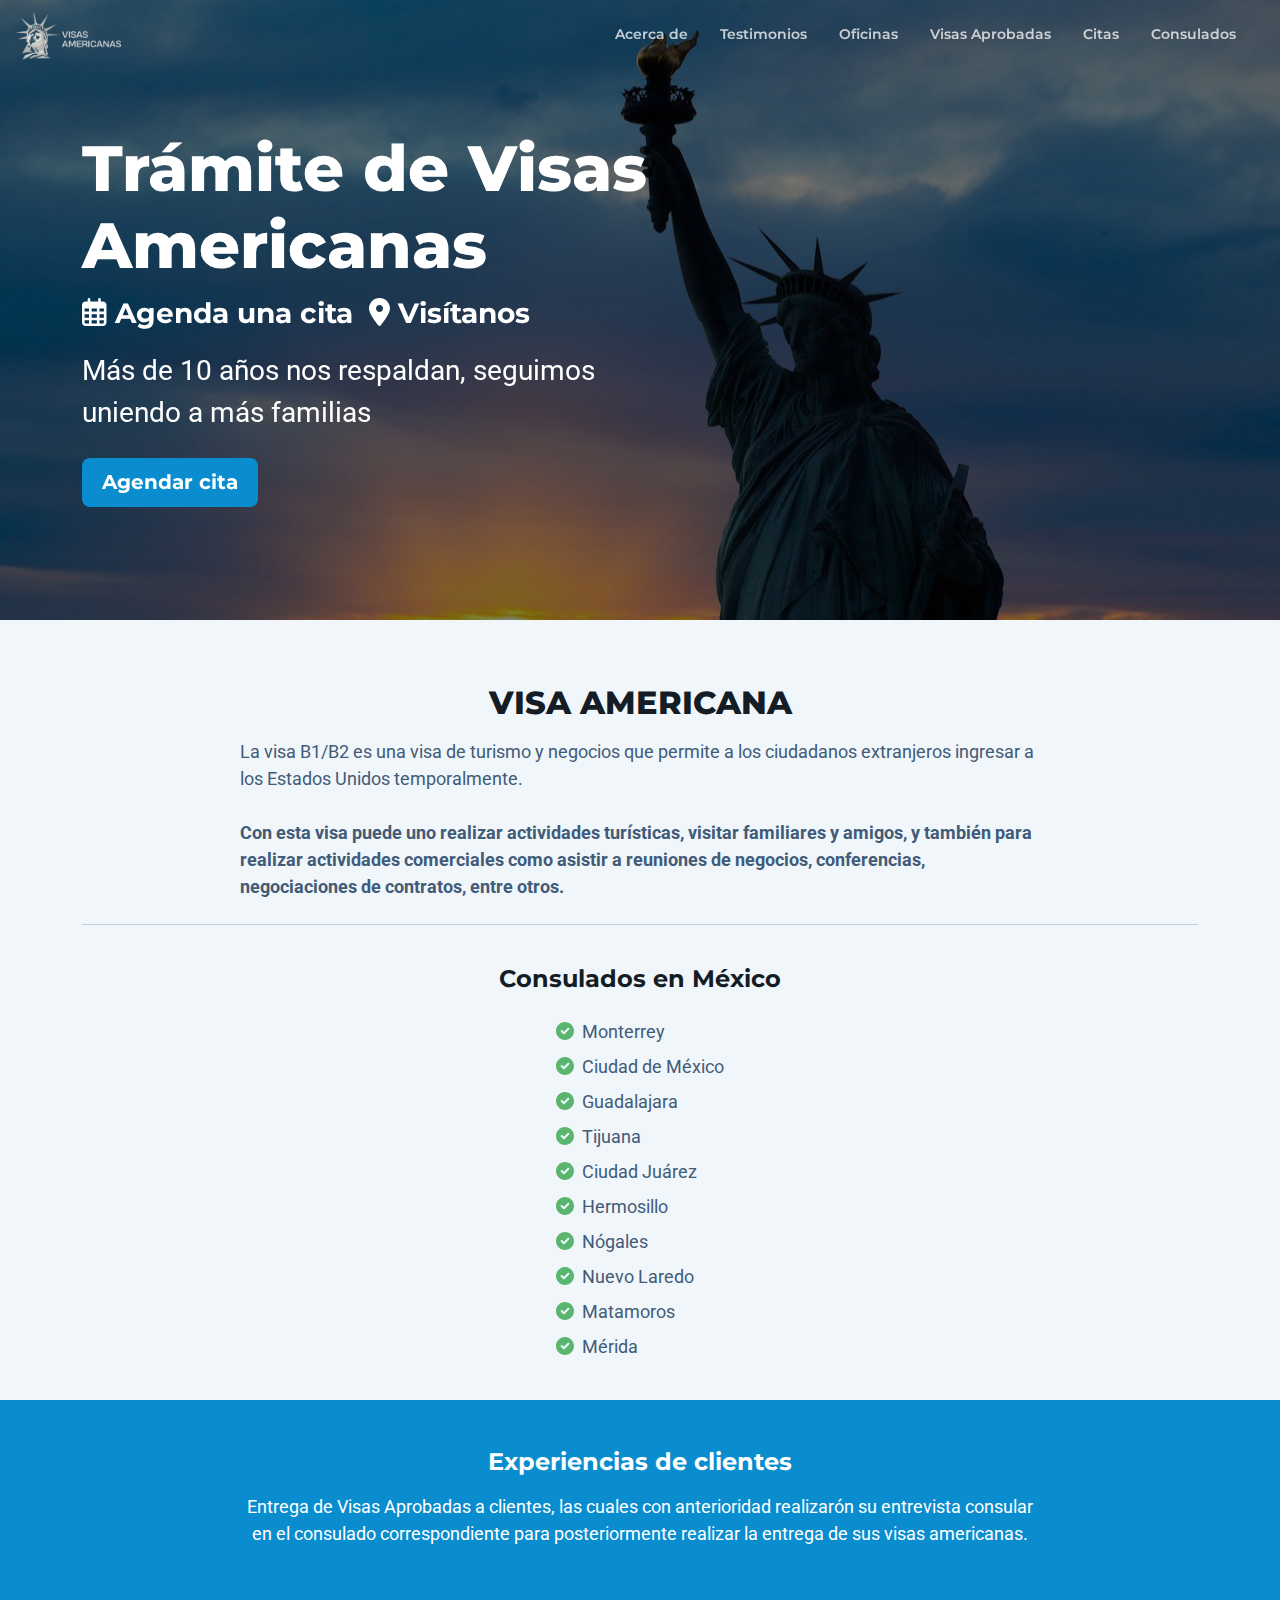
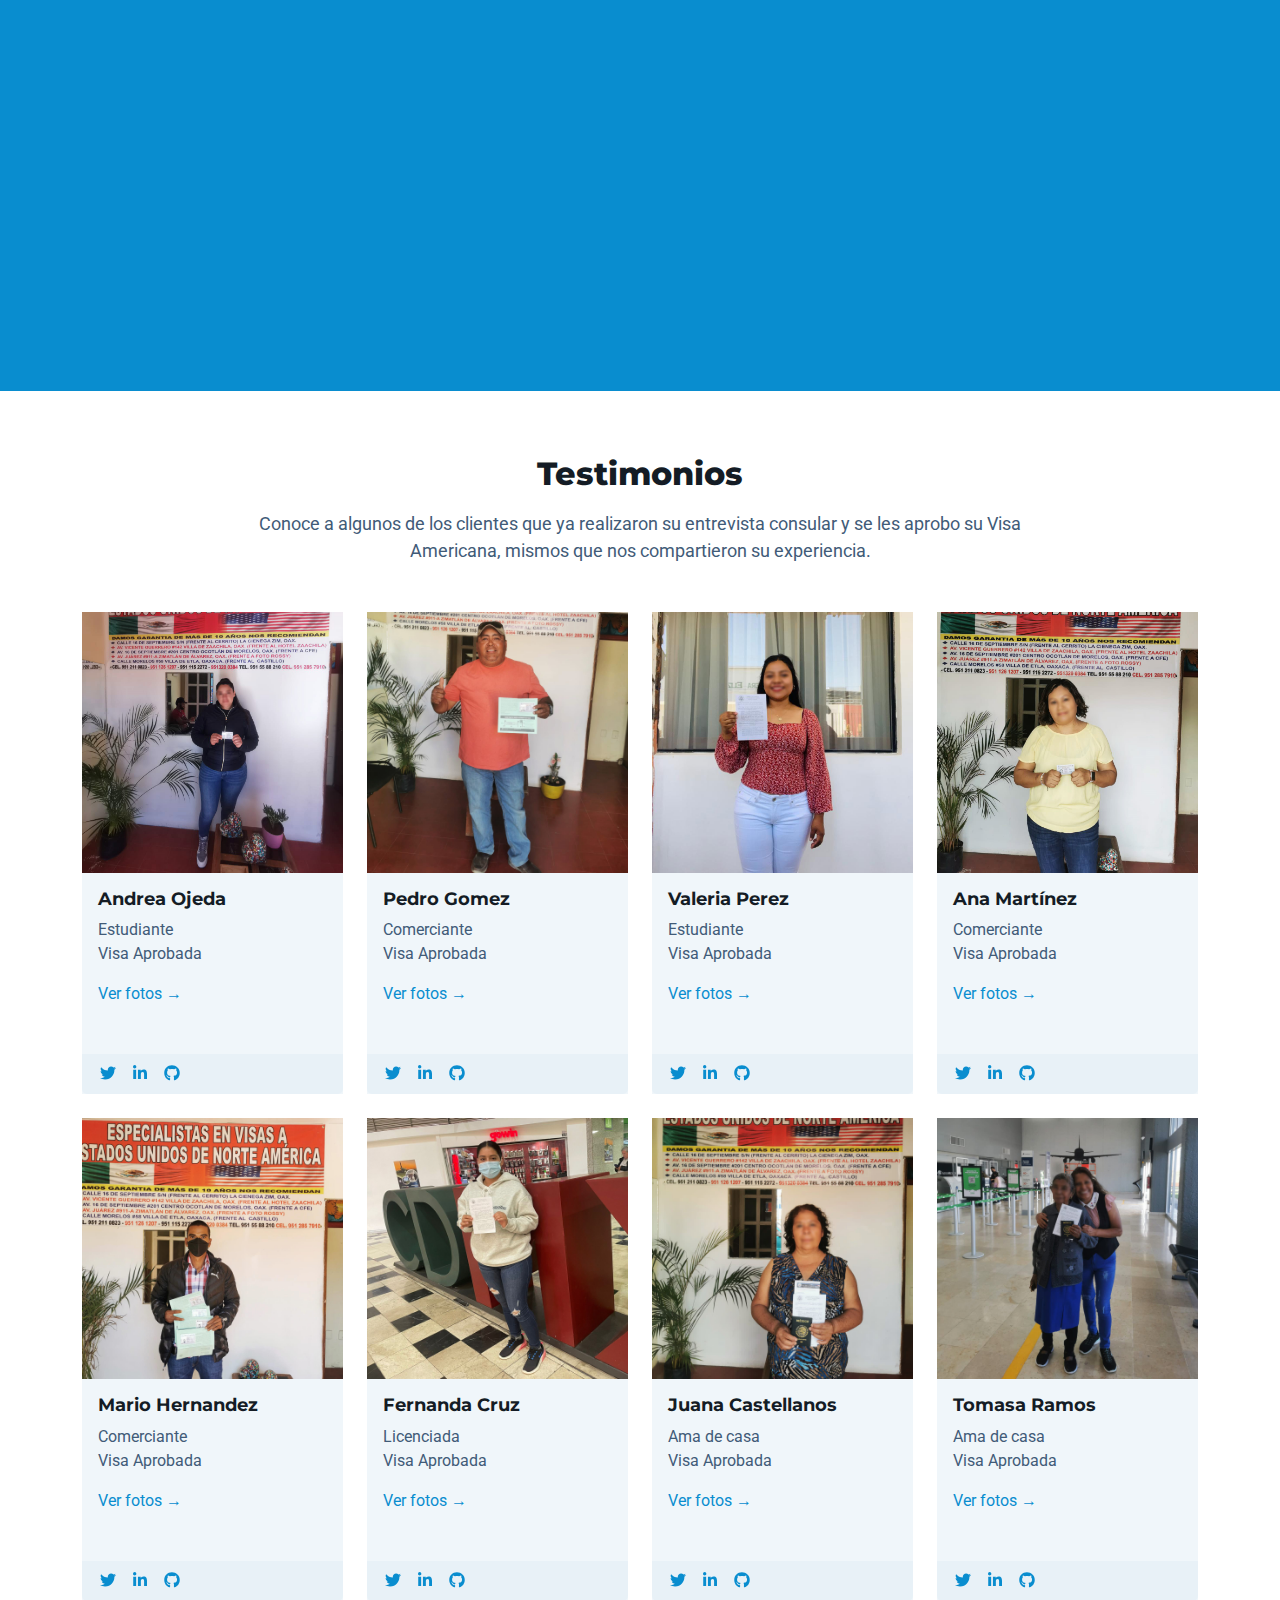
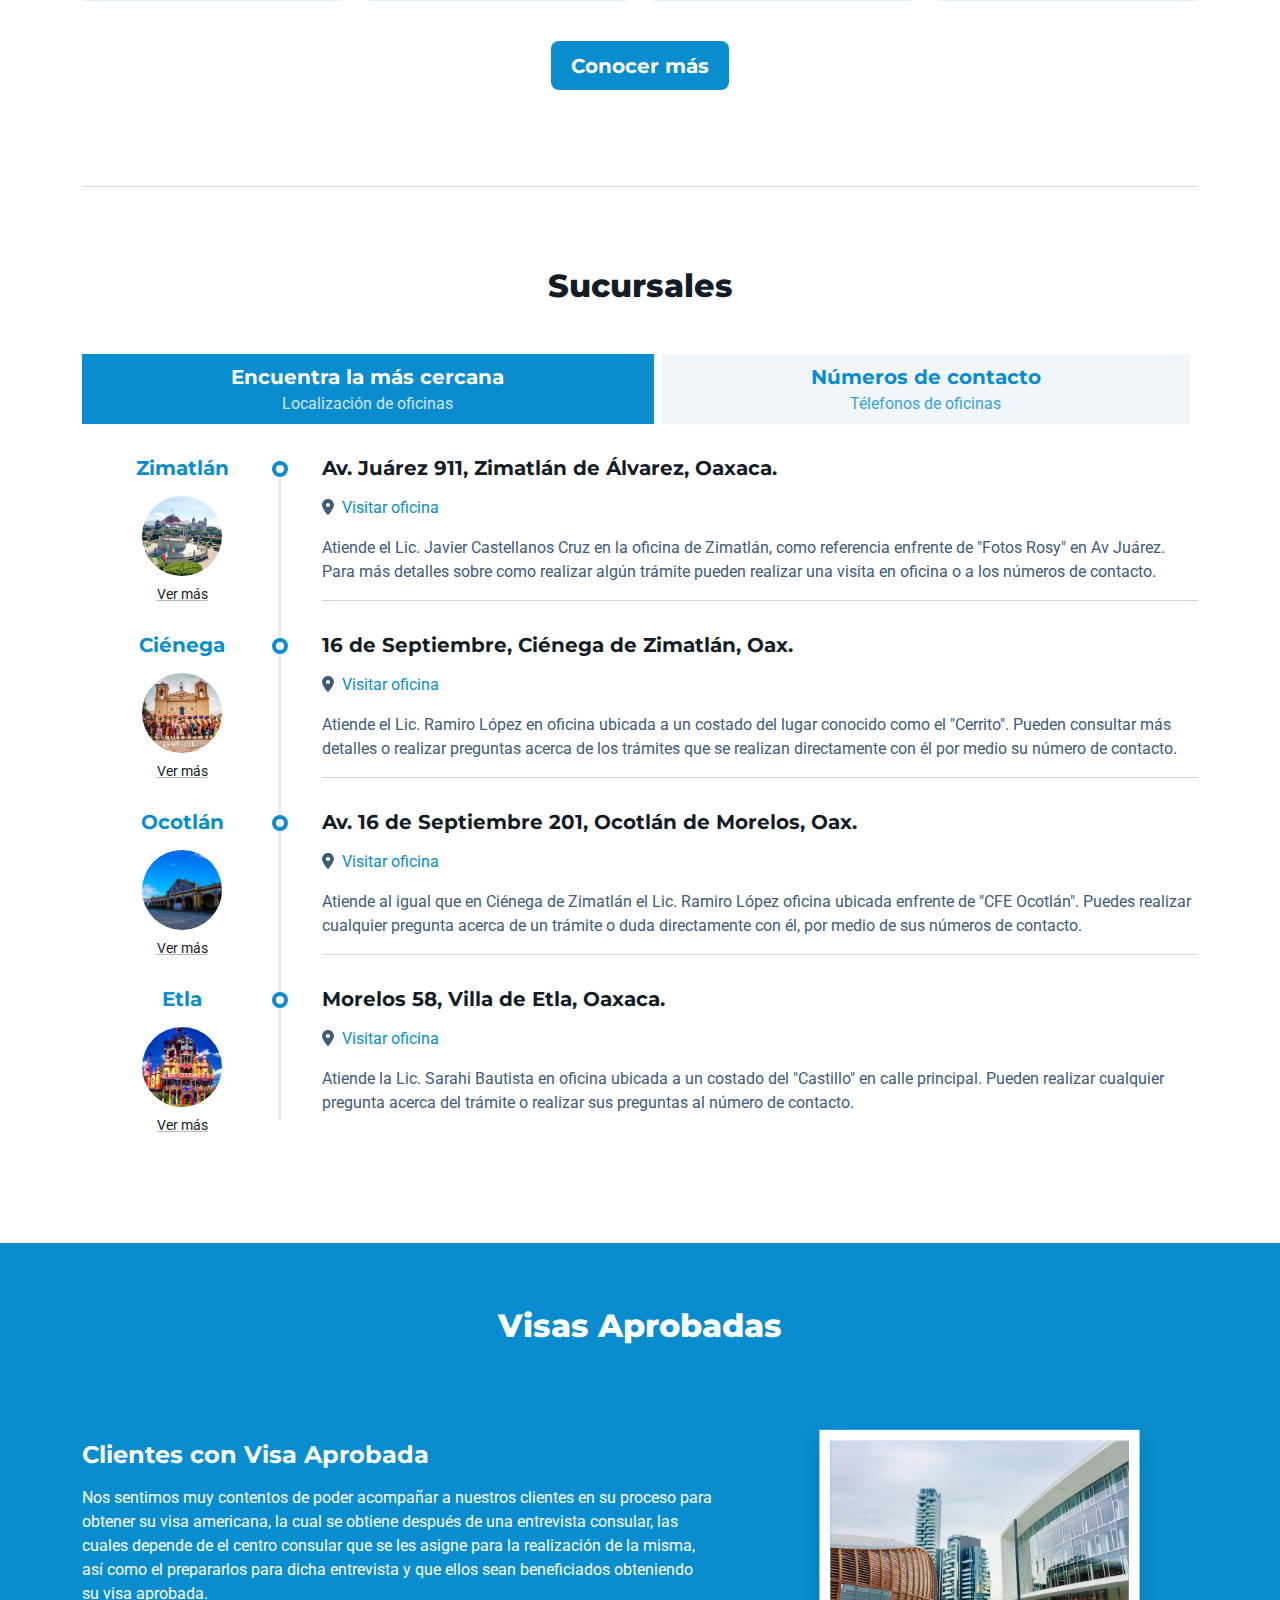
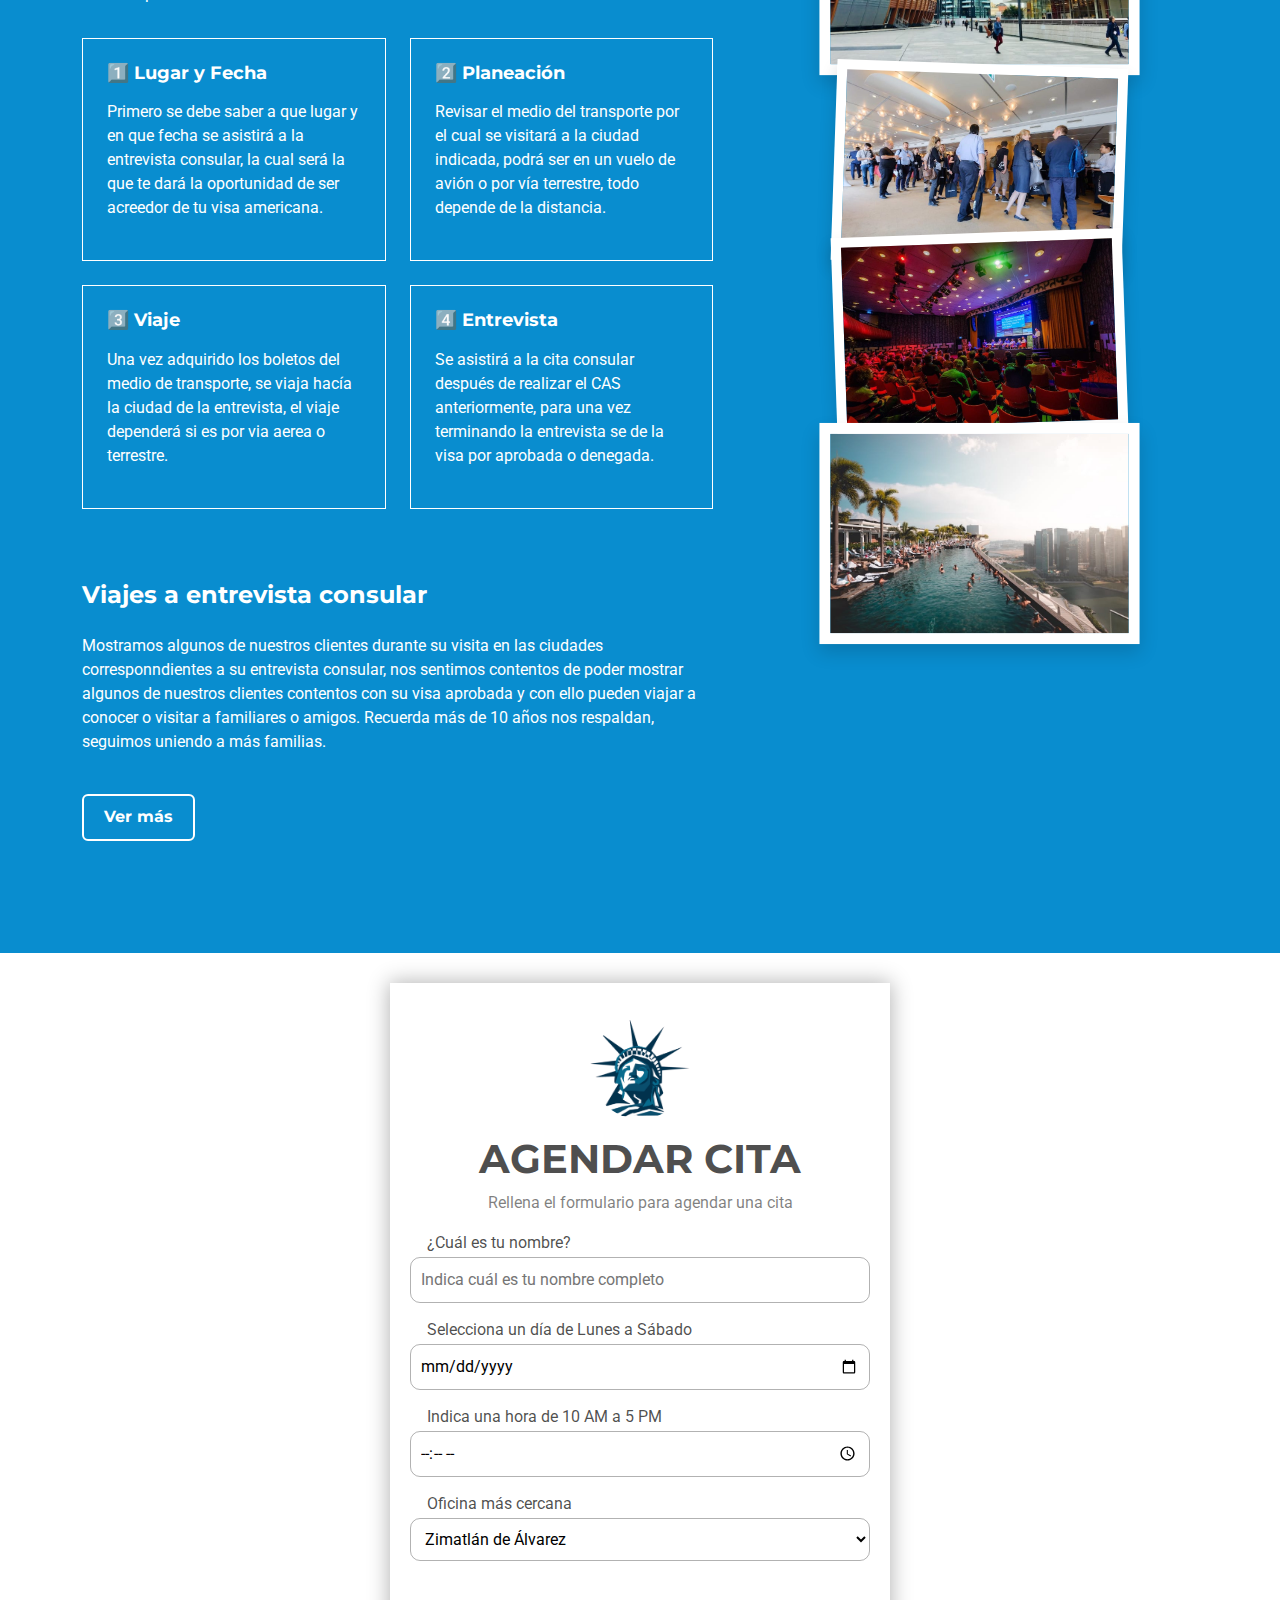
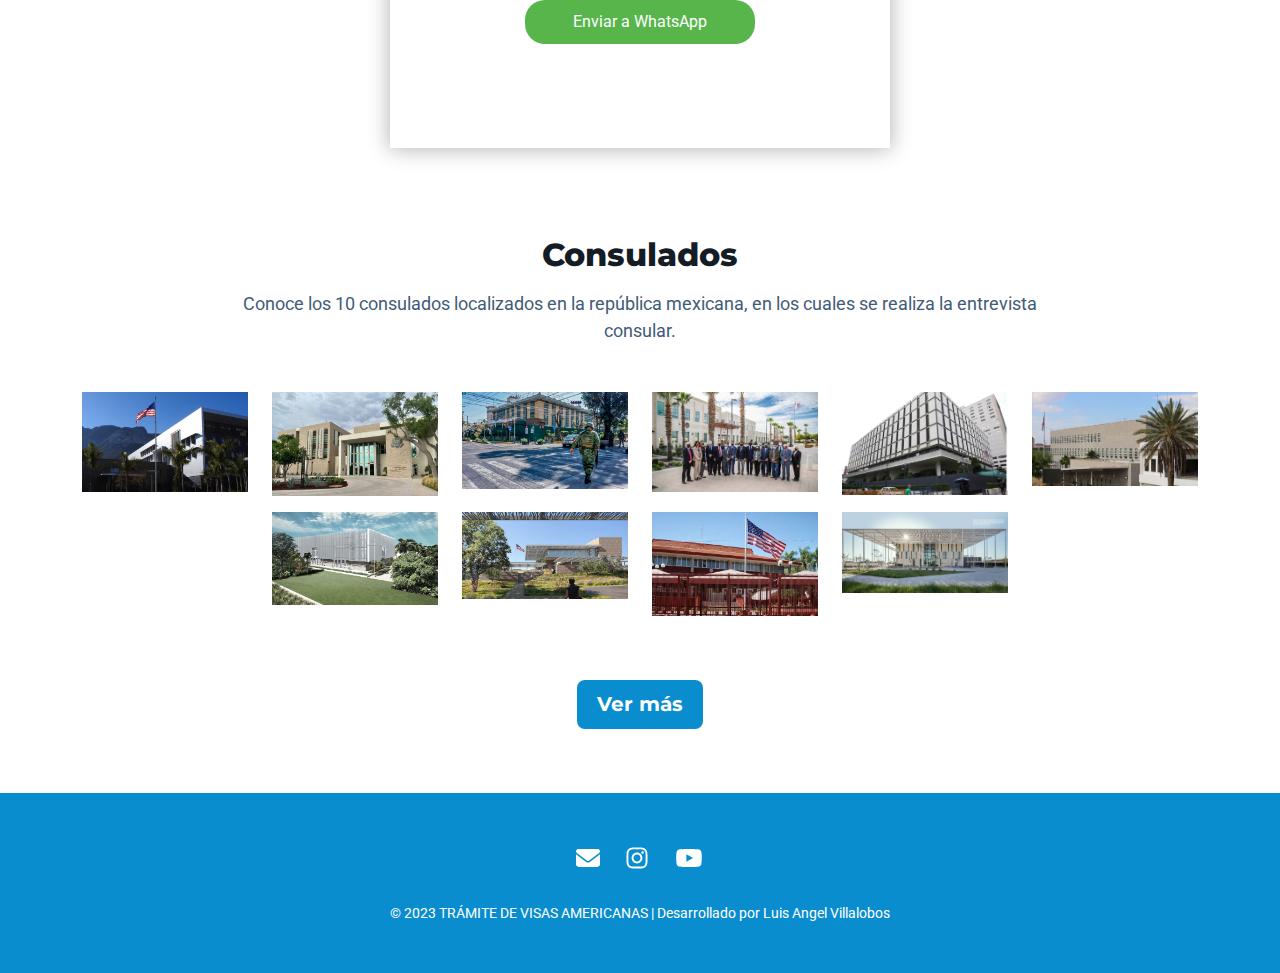
<file: index.html>
<!DOCTYPE html>
<html lang="es">

<head>
	<title>Visas Americanas</title>

	<!-- Meta -->
	<meta charset="utf-8">
	<meta http-equiv="X-UA-Compatible" content="IE=edge">
	<meta name="viewport" content="width=device-width, initial-scale=1.0">
	<meta name="description" content="Sitio Web Trámite de Visas Americanas">
	<meta name="author" content="Visas Americanas">
	<link rel="shortcut icon" href="assets/images/logo.png">

	<!-- Google Font -->
	<link href="https://fonts.googleapis.com/css?family=Montserrat:600,700,800|Roboto:300,400,700&display=swap"
		rel="stylesheet">

	<!-- FontAwesome JS-->
	<script defer src="assets/fontawesome/js/all.min.js"></script>

	<!-- Theme CSS -->
	<link id="theme-style" rel="stylesheet" href="assets/css/theme.css">

</head>

<body>
	<header id="header" class="header fixed-top">
		<div class="branding">
			<div class="container-fluid">
				<nav class="main-nav navbar navbar-expand-lg">
					<div class="site-logo"><a class="scrollto" href="#hero-block">&nbsp;<img class="logo-icon"
								src="assets/images/logos/logo.png" alt="logo"></a></div>

					<button class="navbar-toggler" type="button" data-bs-toggle="collapse" data-bs-target="#navigation"
						aria-controls="navigation" aria-expanded="false" aria-label="Toggle navigation">
						<span class="navbar-toggler-icon"></span>
					</button>

					<div id="navigation" class="navbar-collapse collapse  justify-content-lg-end me-lg-3">
						<ul class="nav navbar-nav">

							<li class="nav-item"><a class="nav-link scrollto" href="#about-section">Acerca de</a></li>
							<li class="nav-item"><a class="nav-link scrollto" href="#testigos-section">Testimonios</a>
							</li>
							<li class="nav-item"><a class="nav-link scrollto" href="#oficinas-section">Oficinas</a></li>
							<li class="nav-item"><a class="nav-link scrollto" href="#venue-section">Visas Aprobadas</a>
							</li>
							<li class="nav-item"><a class="nav-link scrollto" href="#whatsapp-section">Citas</a></li>
							<li class="nav-item"><a class="nav-link scrollto" href="#sponsors-section">Consulados</a>
							</li>
						</ul>
						<!--//nav-->
					</div>
					<!--//navabr-collapse-->

				</nav>
				<!--//main-nav-->

			</div>
			<!--//container-->
		</div>
		<!--//branding-->
	</header>
	<!--//header-->

	<div id="hero-block" class="hero-block">
		<div id="hero-carousel" class="hero-carousel carousel slide carousel-fade" data-ride="carousel">
			<div class="carousel-inner">
				<div class="carousel-item-1 carousel-item active">
				</div>
				<div class="carousel-item-2 carousel-item">
				</div>
				<div class="carousel-item-3 carousel-item">
				</div>
			</div>
		</div>
		<div class="hero-block-mask"></div>
		<div class="container">
			<div class="hero-text-block">
				<h1 class="hero-heading mb-2">Trámite de Visas Americanas</h1>
				<div class="hero-meta mb-3"><i class="far fa-calendar-alt me-2"></i>Agenda una cita <i
						class="fas fa-map-marker-alt mx-2"></i>Visítanos</div>
				<div class="hero-intro mb-4">Más de 10 años nos respaldan, seguimos uniendo a más familias</div>
				<div class="hero-cta"><a class="btn btn-primary btn-lg scrollto" href="#whatsapp-section"
						target="_blank">Agendar cita</a></div>
			</div>
			<!--//hero-text-block-->
		</div>
		<!--//container-->

	</div>
	<!--//hero-block-->

	<section id="about-section" class="about-section section theme-bg-light">
		<div class="container">
			<h3 class="section-heading text-center mb-3">VISA AMERICANA</h3>
			<div class="section-intro single-col-max mx-auto mb-4">La visa B1/B2 es una visa de turismo y negocios que
				permite a los ciudadanos extranjeros ingresar a los Estados Unidos temporalmente.
				<br><br><strong>Con esta visa puede uno realizar
					actividades turísticas, visitar familiares y amigos, y también para realizar actividades comerciales
					como asistir a reuniones de negocios, conferencias, negociaciones de contratos, entre
					otros.</strong>
			</div>
			<hr>
			<div class="benefits-list text-center mb-3"><br>
				<h4 class="text-center mb-4">Consulados en México</h4>
				<ul class="list-unstyled text-start d-inline-block">
					<li><i class="fas fa-check-circle me-2"></i>Monterrey</li>
					<li><i class="fas fa-check-circle me-2"></i>Ciudad de México</li>
					<li><i class="fas fa-check-circle me-2"></i>Guadalajara</li>
					<li><i class="fas fa-check-circle me-2"></i>Tijuana</li>
					<li><i class="fas fa-check-circle me-2"></i>Ciudad Juárez</li>
					<li><i class="fas fa-check-circle me-2"></i>Hermosillo</li>
					<li><i class="fas fa-check-circle me-2"></i>Nógales</li>
					<li><i class="fas fa-check-circle me-2"></i>Nuevo Laredo</li>
					<li><i class="fas fa-check-circle me-2"></i>Matamoros</li>
					<li><i class="fas fa-check-circle me-2"></i>Mérida</li>
				</ul>
			</div>
			<!--//benefits-list-->
		</div>
		<!--//container-->

		<div class="media-block theme-bg-primary py-5">
			<div class="container">
				<h4 class="text-white text-center mb-3">Experiencias de clientes</h4>
				<div class="section-intro text-center single-col-max mx-auto text-white mb-5">Entrega de Visas
					Aprobadas a clientes, las cuales con anterioridad realizarón su entrevista consular en el consulado
					correspondiente para posteriormente
					realizar la entrega de sus visas americanas.</div>
				<div class="row gx-md-5">
					<div class="col-12 col-md-6 mb-3">
						<div class="ratio ratio-16x9">

							<iframe width="560" height="315" src="https://www.youtube.com/embed/3iiDIwhIFg4"
								title="YouTube video player" frameborder="0"
								allow="accelerometer; autoplay; clipboard-write; encrypted-media; gyroscope; picture-in-picture; web-share"
								allowfullscreen></iframe>
						</div>
						<!--//embed-responsive -->
					</div>
					<!--//col-->
					<div class="col-12 col-md-6 mb-md-5">
						<div class="ratio ratio-16x9">
							<iframe width="560" height="315" src="https://www.youtube.com/embed/g6Fbk9kJDWU"
								title="YouTube video player" frameborder="0"
								allow="accelerometer; autoplay; clipboard-write; encrypted-media; gyroscope; picture-in-picture; web-share"
								allowfullscreen></iframe>
						</div>
						<!--//embed-responsive -->
					</div>
					<!--//col-->
				</div>
				<!--//row-->
			</div>
			<!--//container-->
		</div>
		<!--//media-block-->
	</section>
	<!--//about-section-->

	<section id="testigos-section" class="speakers-section section">
		<div class="container">
			<h3 class="section-heading text-center mb-3">Testimonios</h3>
			<div class="section-intro text-center single-col-max mx-auto mb-5">Conoce a algunos de los clientes que
				ya realizaron su entrevista consular y se les aprobo su Visa Americana, mismos que nos
				compartieron su experiencia.</div>
			<div class="row">
				<div class="col-6 col-lg-3 mb-4">
					<div class="card rounded-0">
						<a href="#modal-speaker-5" data-bs-toggle="modal" data-bs-target="#modal-speaker-5"><img
								src="assets/images/speakers/cliente1.jpg" class="card-img-top rounded-0" alt=""></a>
						<div class="card-body">
							<h5 class="card-title mb-2">Andrea Ojeda</h5>
							<div class="card-text mb-3">
								<div class="meta">Estudiante</div>
								<div class="meta">Visa Aprobada</div>
							</div>
							<!--//card-text-->
							<a href="#modal-speaker-5" data-bs-toggle="modal" data-bs-target="#modal-speaker-5">Ver
								fotos
								&rarr;</a>
						</div>
						<!--//card-->
						<div class="card-footer text-muted">
							<ul class="social-list list-inline mb-0">
								<li class="list-inline-item"><a href="#"><i class="fab fa-twitter fa-fw"></i></a></li>
								<li class="list-inline-item"><a href="#"><i class="fab fa-linkedin-in fa-fw"></i></a>
								</li>
								<li class="list-inline-item"><a href="#"><i class="fab fa-github fa-fw"></i></a></li>
							</ul>
							<!--//social-list-->
						</div>
					</div>
					<!--//card-->
				</div>
				<!--//col-->
				<div class="col-6 col-lg-3 mb-4">
					<div class="card rounded-0">
						<a href="#modal-speaker-5" data-bs-toggle="modal" data-bs-target="#modal-speaker-5"><img
								src="assets/images/speakers/cliente2.jpg" class="card-img-top rounded-0" alt=""></a>
						<div class="card-body">
							<h5 class="card-title mb-2">Pedro Gomez</h5>
							<div class="card-text mb-3">
								<div class="meta">Comerciante</div>
								<div class="meta">Visa Aprobada</div>
							</div>
							<!--//card-text-->
							<a href="#modal-speaker-5" data-bs-toggle="modal" data-bs-target="#modal-speaker-5">Ver
								fotos
								&rarr;</a>
						</div>
						<!--//card-->
						<div class="card-footer text-muted">
							<ul class="social-list list-inline mb-0">
								<li class="list-inline-item"><a href="#"><i class="fab fa-twitter fa-fw"></i></a></li>
								<li class="list-inline-item"><a href="#"><i class="fab fa-linkedin-in fa-fw"></i></a>
								</li>
								<li class="list-inline-item"><a href="#"><i class="fab fa-github fa-fw"></i></a></li>
							</ul>
							<!--//social-list-->
						</div>
					</div>
					<!--//card-->
				</div>
				<!--//col-->
				<div class="col-6 col-lg-3 mb-4">
					<div class="card rounded-0">
						<a href="#modal-speaker-5" data-bs-toggle="modal" data-bs-target="#modal-speaker-5"><img
								src="assets/images/speakers/cliente3.jpg" class="card-img-top rounded-0" alt=""></a>
						<div class="card-body">
							<h5 class="card-title mb-2">Valeria Perez</h5>
							<div class="card-text mb-3">
								<div class="meta">Estudiante</div>
								<div class="meta">Visa Aprobada</div>
							</div>
							<!--//card-text-->
							<a href="#modal-speaker-5" data-bs-toggle="modal" data-bs-target="#modal-speaker-5">Ver
								fotos
								&rarr;</a>
						</div>
						<!--//card-->
						<div class="card-footer text-muted">
							<ul class="social-list list-inline mb-0">
								<li class="list-inline-item"><a href="#"><i class="fab fa-twitter fa-fw"></i></a></li>
								<li class="list-inline-item"><a href="#"><i class="fab fa-linkedin-in fa-fw"></i></a>
								</li>
								<li class="list-inline-item"><a href="#"><i class="fab fa-github fa-fw"></i></a></li>
							</ul>
							<!--//social-list-->
						</div>
					</div>
					<!--//card-->
				</div>
				<!--//col-->
				<div class="col-6 col-lg-3 mb-4">
					<div class="card rounded-0">
						<a href="#modal-speaker-5" data-bs-toggle="modal" data-bs-target="#modal-speaker-5"><img
								src="assets/images/speakers/cliente4.jpg" class="card-img-top rounded-0" alt=""></a>
						<div class="card-body">
							<h5 class="card-title mb-2">Ana Martínez</h5>
							<div class="card-text mb-3">
								<div class="meta">Comerciante</div>
								<div class="meta">Visa Aprobada</div>
							</div>
							<!--//card-text-->
							<a href="#modal-speaker-5" data-bs-toggle="modal" data-bs-target="#modal-speaker-5">Ver
								fotos
								&rarr;</a>
						</div>
						<!--//card-->
						<div class="card-footer text-muted">
							<ul class="social-list list-inline mb-0">
								<li class="list-inline-item"><a href="#"><i class="fab fa-twitter fa-fw"></i></a></li>
								<li class="list-inline-item"><a href="#"><i class="fab fa-linkedin-in fa-fw"></i></a>
								</li>
								<li class="list-inline-item"><a href="#"><i class="fab fa-github fa-fw"></i></a></li>
							</ul>
							<!--//social-list-->
						</div>
					</div>
					<!--//card-->
				</div>
				<!--//col-->
				<div class="col-6 col-lg-3 mb-4">
					<div class="card rounded-0">
						<a href="#modal-speaker-5" data-bs-toggle="modal" data-bs-target="#modal-speaker-5"><img
								src="assets/images/speakers/cliente5.jpg" class="card-img-top rounded-0" alt=""></a>
						<div class="card-body">
							<h5 class="card-title mb-2">Mario Hernandez</h5>
							<div class="card-text mb-3">
								<div class="meta">Comerciante</div>
								<div class="meta">Visa Aprobada</div>
							</div>
							<!--//card-text-->
							<a href="#modal-speaker-5" data-bs-toggle="modal" data-bs-target="#modal-speaker-5">Ver
								fotos
								&rarr;</a>
						</div>
						<!--//card-->
						<div class="card-footer text-muted">
							<ul class="social-list list-inline mb-0">
								<li class="list-inline-item"><a href="#"><i class="fab fa-twitter fa-fw"></i></a></li>
								<li class="list-inline-item"><a href="#"><i class="fab fa-linkedin-in fa-fw"></i></a>
								</li>
								<li class="list-inline-item"><a href="#"><i class="fab fa-github fa-fw"></i></a></li>
							</ul>
							<!--//social-list-->
						</div>
					</div>
					<!--//card-->
				</div>
				<!--//col-->
				<div class="col-6 col-lg-3 mb-4">
					<div class="card rounded-0">
						<a href="#modal-speaker-5" data-bs-toggle="modal" data-bs-target="#modal-speaker-5"><img
								src="assets/images/speakers/cliente6.jpg" class="card-img-top rounded-0" alt=""></a>
						<div class="card-body">
							<h5 class="card-title mb-2">Fernanda Cruz</h5>
							<div class="card-text mb-3">
								<div class="meta">Licenciada</div>
								<div class="meta">Visa Aprobada</div>
							</div>
							<!--//card-text-->
							<a href="#modal-speaker-5" data-bs-toggle="modal" data-bs-target="#modal-speaker-5">Ver
								fotos
								&rarr;</a>
						</div>
						<!--//card-->
						<div class="card-footer text-muted">
							<ul class="social-list list-inline mb-0">
								<li class="list-inline-item"><a href="#"><i class="fab fa-twitter fa-fw"></i></a></li>
								<li class="list-inline-item"><a href="#"><i class="fab fa-linkedin-in fa-fw"></i></a>
								</li>
								<li class="list-inline-item"><a href="#"><i class="fab fa-github fa-fw"></i></a></li>
							</ul>
							<!--//social-list-->
						</div>
					</div>
					<!--//card-->
				</div>
				<!--//col-->
				<div class="col-6 col-lg-3 mb-4">
					<div class="card rounded-0">
						<a href="#modal-speaker-5" data-bs-toggle="modal" data-bs-target="#modal-speaker-5"><img
								src="assets/images/speakers/cliente7.jpg" class="card-img-top rounded-0" alt=""></a>
						<div class="card-body">
							<h5 class="card-title mb-2">Juana Castellanos</h5>
							<div class="card-text mb-3">
								<div class="meta">Ama de casa</div>
								<div class="meta">Visa Aprobada</div>
							</div>
							<!--//card-text-->
							<a href="#modal-speaker-5" data-bs-toggle="modal" data-bs-target="#modal-speaker-5">Ver
								fotos
								&rarr;</a>
						</div>
						<!--//card-->
						<div class="card-footer text-muted">
							<ul class="social-list list-inline mb-0">
								<li class="list-inline-item"><a href="#"><i class="fab fa-twitter fa-fw"></i></a></li>
								<li class="list-inline-item"><a href="#"><i class="fab fa-linkedin-in fa-fw"></i></a>
								</li>
								<li class="list-inline-item"><a href="#"><i class="fab fa-github fa-fw"></i></a></li>
							</ul>
							<!--//social-list-->
						</div>
					</div>
					<!--//card-->
				</div>
				<!--//col-->
				<div class="col-6 col-lg-3 mb-4">
					<div class="card rounded-0">
						<a href="#modal-speaker-5" data-bs-toggle="modal" data-bs-target="#modal-speaker-5"><img
								src="assets/images/speakers/cliente8.jpg" class="card-img-top rounded-0" alt=""></a>
						<div class="card-body">
							<h5 class="card-title mb-2">Tomasa Ramos</h5>
							<div class="card-text mb-3">
								<div class="meta">Ama de casa</div>
								<div class="meta">Visa Aprobada</div>
							</div>
							<!--//card-text-->
							<a href="#modal-speaker-5" data-bs-toggle="modal" data-bs-target="#modal-speaker-5">Ver
								fotos
								&rarr;</a>
						</div>
						<!--//card-->
						<div class="card-footer text-muted">
							<ul class="social-list list-inline mb-0">
								<li class="list-inline-item"><a href="#"><i class="fab fa-twitter fa-fw"></i></a></li>
								<li class="list-inline-item"><a href="#"><i class="fab fa-linkedin-in fa-fw"></i></a>
								</li>
								<li class="list-inline-item"><a href="#"><i class="fab fa-github fa-fw"></i></a></li>
							</ul>
							<!--//social-list-->
						</div>
					</div>
					<!--//card-->
				</div>
				<!--//col-->
			</div>
			<!--//row-->
			<div class="speakers-cta text-center py-3"><a class="btn btn-primary btn-lg"
					href="https://www.facebook.com/profile.php?id=100086921808943&mibextid=ZbWKwL"
					target="_blank">Conocer más</a></div>
		</div>
		<!--//container-->

	</section>
	<!--//speakers-section-->

	<div class="container">
		<hr>
	</div>

	<section id="oficinas-section" class="schedule-section section">
		<div class="container">
			<h3 class="section-heading text-center mb-5">Sucursales</h3>

			<!-- Nav tabs -->
			<ul class="schedule-nav nav nav-pills nav-fill" id="myTab" role="tablist">
				<li class="nav-item me-2">
					<a class="nav-link active" id="tab-1" data-bs-toggle="tab" href="#tab-1-content" role="tab"
						aria-controls="tab-1-content" aria-selected="true">
						<span class="heading">Encuentra la más cercana</span>
						<span class="meta">Localización de oficinas</span>
					</a>
				</li>
				<li class="nav-item me-2">
					<a class="nav-link" id="tab-2" data-bs-toggle="tab" href="#tab-2-content" role="tab"
						aria-controls="tab-2-content" aria-selected="false">
						<span class="heading">Números de contacto</span>
						<span class="meta">Télefonos de oficinas</span>
					</a>
				</li>
			</ul>

			<!-- Tab panes -->
			<div class="schedule-tab-content tab-content">
				<div class="tab-pane active" id="tab-1-content" role="tabpanel" aria-labelledby="tab-1">
					<div class="item item-talk">
						<div class="meta">
							<h4 class="time mb-3">Zimatlán</h4>
							<div class="profile">
								<a href="#modal-speaker-1" data-bs-toggle="modal" data-bs-target="#modal-speaker-1"><img
										class="profile-image rounded-circle  mb-2" src="assets/images/speakers/zima.jpg"
										alt=""></a>
								<div class="name"><a class="theme-link" href="#modal-speaker-1" data-bs-toggle="modal"
										data-bs-target="#modal-speaker-1">Ver más</a></div>
							</div>
							<!--//profile-->
						</div>
						<!--//meta-->
						<div class="content">
							<h3 class="title mb-3">Av. Juárez 911, Zimatlán de Álvarez, Oaxaca.</h3>
							<div class="location mb-3"><i class="fas fa-map-marker-alt me-2"></i><a
									href="https://goo.gl/maps/NuBZivzpjXNx1ZsE9">Visitar oficina</a></div>
							<div class="desc">Atiende el Lic. Javier Castellanos Cruz en la oficina de Zimatlán, como
								referencia enfrente de "Fotos Rosy" en Av Juárez. Para más detalles sobre como realizar
								algún trámite pueden realizar una visita en oficina o a los números de contacto.</div>
							<hr>
						</div>
						<!--//content-->
					</div>
					<!--//item-->
					<div class="item item-talk">
						<div class="meta">
							<h4 class="time mb-3">Ciénega</h4>
							<div class="profile">
								<a href="#modal-speaker-2" data-bs-toggle="modal" data-bs-target="#modal-speaker-2"><img
										class="profile-image rounded-circle  mb-2"
										src="assets/images/speakers/cienega.jpg" alt=""></a>
								<div class="name"><a class="theme-link" href="#modal-speaker-2" data-bs-toggle="modal"
										data-bs-target="#modal-speaker-2">Ver más</a></div>
							</div>
							<!--//profile-->
						</div>
						<!--//meta-->
						<div class="content">
							<h3 class="title mb-3">16 de Septiembre, Ciénega de Zimatlán, Oax.</h3>
							<div class="location mb-3"><i class="fas fa-map-marker-alt me-2"></i><a
									href="https://goo.gl/maps/pqVPzp2sStBZeH4B8">Visitar oficina</a></div>
							<div class="desc">Atiende el Lic. Ramiro López en oficina ubicada a un costado del lugar
								conocido como el "Cerrito". Pueden consultar más detalles o realizar preguntas acerca de
								los trámites que se realizan directamente con él por medio su número de contacto.</div>
							<hr>
						</div>
						<!--//content-->
					</div>
					<!--//item-->
					<div class="item item-talk">
						<div class="meta">
							<h4 class="time mb-3">Ocotlán</h4>
							<div class="profile">
								<a href="#modal-speaker-3" data-bs-toggle="modal" data-bs-target="#modal-speaker-3"><img
										class="profile-image rounded-circle  mb-2"
										src="assets/images/speakers/ocotlan.jpg" alt=""></a>
								<div class="name"><a class="theme-link" href="#modal-speaker-3" data-bs-toggle="modal"
										data-bs-target="#modal-speaker-3">Ver más</a></div>
							</div>
							<!--//profile-->
						</div>
						<!--//meta-->
						<div class="content">
							<h3 class="title mb-3">Av. 16 de Septiembre 201, Ocotlán de Morelos, Oax.</h3>
							<div class="location mb-3"><i class="fas fa-map-marker-alt me-2"></i><a
									href="https://goo.gl/maps/SaG7Z9APRsT9fdCv6">Visitar oficina</a></div>
							<div class="desc">Atiende al igual que en Ciénega de Zimatlán el Lic. Ramiro López oficina
								ubicada enfrente de "CFE Ocotlán". Puedes realizar cualquier pregunta acerca de un
								trámite o duda directamente con él, por medio de sus números de contacto.</div>
							<hr>
						</div>
						<!--//content-->
					</div>

					<div class="item item-talk">
						<div class="meta">
							<h4 class="time mb-3">Etla</h4>
							<div class="profile">
								<a href="#modal-speaker-4" data-bs-toggle="modal" data-bs-target="#modal-speaker-4"><img
										class="profile-image rounded-circle  mb-2" src="assets/images/speakers/etla.jpg"
										alt=""></a>
								<div class="name"><a class="theme-link" href="#modal-speaker-4" data-bs-toggle="modal"
										data-bs-target="#modal-speaker-4">Ver más</a></div>
							</div>
							<!--//profile-->
						</div>
						<!--//meta-->
						<div class="content">
							<h3 class="title mb-3">Morelos 58, Villa de Etla, Oaxaca.</h3>
							<div class="location mb-3"><i class="fas fa-map-marker-alt me-2"></i><a
									href="https://goo.gl/maps/MrAXtyu3gfUAnedA9">Visitar oficina</a></div>
							<div class="desc">Atiende la Lic. Sarahi Bautista en oficina ubicada a un costado del
								"Castillo"
								en calle principal. Pueden realizar cualquier pregunta acerca del trámite o realizar sus
								preguntas al número de contacto.</div>
						</div>
						<!--//content-->
					</div>
					<!--//item-->

				</div>
				<!--//tab-1-content-->
				<div class="tab-pane no-timeline" id="tab-2-content" role="tabpanel" aria-labelledby="tab-2">
					<div class="tab-pane active" id="tab-1-content" role="tabpanel" aria-labelledby="tab-1">
						<div class="item item-talk">
							<div class="meta">
								<h4 class="time mb-3">Zimatlán</h4>
								<div class="profile">
									<a href="#modal-speaker-1" data-bs-toggle="modal"
										data-bs-target="#modal-speaker-1"><img
											class="profile-image rounded-circle  mb-2"
											src="assets/images/speakers/zima.jpg" alt=""></a>
									<div class="name"><a class="theme-link" href="#modal-speaker-1"
											data-bs-toggle="modal" data-bs-target="#modal-speaker-1">Ver más</a></div>
								</div>
								<!--//profile-->
							</div>
							<!--//meta-->
							<div class="content">
								<h3 class="title mb-3">Teléfono: 951 115 2272</h3>
								<div class="location mb-3"><i class="fas fa-map-marker-alt me-2"></i><a
										href="https://goo.gl/maps/NuBZivzpjXNx1ZsE9">Visitar oficina</a></div>
								<div class="desc">Atiende el Lic. Javier Castellanos Cruz en la oficina de Zimatlán,
									como
									referencia enfrente de "Fotos Rosy" en Av Juárez. Para más detalles sobre como
									realizar
									algún trámite pueden realizar una visita en oficina o a los números de contacto.
								</div>
								<hr>
							</div>
							<!--//content-->
						</div>
						<!--//item-->

						<div class="item item-talk">
							<div class="meta">
								<h4 class="time mb-3">Ciénega</h4>
								<div class="profile">
									<a href="#modal-speaker-2" data-bs-toggle="modal"
										data-bs-target="#modal-speaker-2"><img
											class="profile-image rounded-circle  mb-2"
											src="assets/images/speakers/cienega.jpg" alt=""></a>
									<div class="name"><a class="theme-link" href="#modal-speaker-2"
											data-bs-toggle="modal" data-bs-target="#modal-speaker-2">Ver más</a></div>
								</div>
								<!--//profile-->
							</div>
							<!--//meta-->
							<div class="content">
								<h3 class="title mb-3">Teléfono: 951 211 0823</h3>
								<div class="location mb-3"><i class="fas fa-map-marker-alt me-2"></i><a
										href="https://goo.gl/maps/pqVPzp2sStBZeH4B8">Visitar oficina</a></div>
								<div class="desc">Atiende el Lic. Ramiro López en oficina ubicada a un costado del lugar
									conocido como el "Cerrito". Pueden consultar más detalles o realizar preguntas
									acerca de
									los trámites que se realizan directamente con él por medio su número de contacto.
								</div>
								<hr>
							</div>
							<!--//content-->
						</div>
						<!--//item-->
						<div class="item item-talk">
							<div class="meta">
								<h4 class="time mb-3">Ocotlán</h4>
								<div class="profile">
									<a href="#modal-speaker-3" data-bs-toggle="modal"
										data-bs-target="#modal-speaker-3"><img
											class="profile-image rounded-circle  mb-2"
											src="assets/images/speakers/ocotlan.jpg" alt=""></a>
									<div class="name"><a class="theme-link" href="#modal-speaker-3"
											data-bs-toggle="modal" data-bs-target="#modal-speaker-3">Ver más</a></div>
								</div>
								<!--//profile-->
							</div>
							<!--//meta-->
							<div class="content">
								<h3 class="title mb-3">Teléfono: 951 211 0823</h3>
								<div class="location mb-3"><i class="fas fa-map-marker-alt me-2"></i><a
										href="https://goo.gl/maps/SaG7Z9APRsT9fdCv6">Visitar oficina</a></div>
								<div class="desc">Atiende al igual que en Ciénega de Zimatlán el Lic. Ramiro López
									oficina
									ubicada enfrente de "CFE Ocotlán". Puedes realizar cualquier pregunta acerca de un
									trámite o duda directamente con él, por medio de sus números de contacto.</div>
								<hr>
							</div>
							<!--//content-->
						</div>
						<!--//item-->

						<div class="item item-talk">
							<div class="meta">
								<h4 class="time mb-3">Etla</h4>
								<div class="profile">
									<a href="#modal-speaker-4" data-bs-toggle="modal"
										data-bs-target="#modal-speaker-4"><img
											class="profile-image rounded-circle  mb-2"
											src="assets/images/speakers/etla.jpg" alt=""></a>
									<div class="name"><a class="theme-link" href="#modal-speaker-4"
											data-bs-toggle="modal" data-bs-target="#modal-speaker-4">Ver más</a></div>
								</div>
								<!--//profile-->
							</div>
							<!--//meta-->
							<div class="content">
								<h3 class="title mb-3">Teléfono: 951 285 7910</h3>
								<div class="location mb-3"><i class="fas fa-map-marker-alt me-2"></i><a
										href="https://goo.gl/maps/CQcSMqvsC4JXhAkVA">Visitar oficina</a></div>
								<div class="desc">Atiende la Lic. Sarahi Bautista en oficina ubicada a un costado del
									"Castillo"
									en calle principal. Pueden realizar cualquier pregunta acerca del trámite o realizar
									sus
									preguntas al número de contacto.</div>
							</div>
							<!--//content-->
						</div>
						<!--//item-->

					</div>
				</div>
				<!--//tab-2-content-->

			</div>
			<!--//schedule-tab-content-->
		</div>
		<!--//container-->
	</section>
	<!--//oficinas-section-->

	<section id="venue-section" class="venue-section section  theme-bg-primary text-white">
		<div class="container">
			<h3 class="section-heading text-center mb-5 text-white">Visas Aprobadas</h3>
			<div class="row gx-5 py-lg-5">
				<div class="col-12 col-lg-7 h-100">
					<div class="desc">
						<h4 class="text-white mb-3">Clientes con Visa Aprobada</h4>
						<p>Nos sentimos muy contentos de poder acompañar a nuestros clientes en su proceso para obtener
							su visa americana, la cual se obtiene después de una entrevista consular, las cuales depende
							de el centro consular que se les asigne para la realización de la misma, así como el
							prepararlos para dicha entrevista y que ellos sean beneficiados obteniendo su visa aprobada.
						</p>

						<div class="row pt-3">
							<div class="col-12 col-md-6 mb-4">
								<div class="grid-item p-4">
									<h5 class="text-white mb-3 title"> 1️⃣ Lugar y Fecha</h5>
									<p>Primero se debe saber a que lugar y en que fecha se asistirá a la entrevista
										consular, la cual será la que te dará la oportunidad de ser acreedor de tu visa
										americana.</p>
								</div>
								<!--//grid-item-->
							</div>
							<!--col-->
							<div class="col-12 col-md-6 mb-4">
								<div class="grid-item p-4">
									<h5 class="text-white mb-3 title"> 2️⃣ Planeación</h5>
									<p>Revisar el medio del transporte por el cual se visitará a la ciudad indicada,
										podrá ser en un vuelo de avión o por vía terrestre, todo depende de la
										distancia.</p>
								</div>
								<!--//grid-item-->
							</div>
							<!--col-->
							<div class="col-12 col-md-6 mb-4">
								<div class="grid-item p-4">
									<h5 class="text-white mb-3 title"> 3️⃣ Viaje
									</h5>
									<p>Una vez adquirido los boletos del medio de transporte, se viaja hacía la ciudad
										de la entrevista, el viaje dependerá si es por via aerea o terrestre.</p>
								</div>
								<!--//grid-item-->
							</div>
							<!--col-->
							<div class="col-12 col-md-6 mb-4">
								<div class="grid-item p-4">
									<h5 class="text-white mb-3 title"> 4️⃣ Entrevista</h5>
									<p>Se asistirá a la cita consular después de realizar el CAS anteriormente, para una
										vez terminando la entrevista se de la visa por aprobada o denegada.</p>
								</div>
								<!--//grid-item-->
							</div>
							<!--col-->
						</div>
						<!--//row-->
						<h4 class="text-white mb-4 mt-3 mt-lg-5">Viajes a entrevista consular</h4>
						<p>Mostramos algunos de nuestros clientes durante su visita en las ciudades corresponndientes a
							su entrevista consular, nos sentimos contentos de poder mostrar algunos de nuestros clientes
							contentos con su visa aprobada y con ello pueden viajar a conocer o visitar a familiares o
							amigos. Recuerda más de 10 años nos respaldan, seguimos uniendo a más familias. </p><br>
						<a class="btn btn-ghost"
							href="https://www.facebook.com/profile.php?id=100086921808943&mibextid=ZbWKwL">Ver más</a>
					</div>
					<!--//desc-->
				</div>
				<!--//col-->
				<div class="col-12 col-xl-3 col-lg-4 offset-lg-1 position-relative h-100 mt-5 mt-lg-0">
					<div class="figures-holder">
						<div class="figure figure-1"><img class="shadow" src="assets/images/venue/venue-1.jpg" alt="">
						</div>
						<div class="figure figure-2"><img class="shadow" src="assets/images/venue/venue-2.jpg" alt="">
						</div>
						<div class="figure figure-3"><img class="shadow" src="assets/images/venue/venue-3.jpg" alt="">
						</div>
						<div class="figure figure-4"><img class="shadow" src="assets/images/venue/venue-4.jpg" alt="">
						</div>
					</div>
					<!--//figures-holder-->
				</div>
				<!--//col-->
			</div>
			<!--//row-->
		</div>
		<!--//container-->
	</section>
	<!--//venue-section-->

	<form id="whatsapp-section" action="" class="formulario">
		<img src="assets/images/logo.png" class="imgLogo" />

		<h1 class="formulario__titulo">AGENDAR CITA</h1>
		<!-- <h3 class="formulario__subtitulo">Reservar cita a oficina</h3> -->
		<p class="formulario__parrafo">
			Rellena el formulario para agendar una cita
		</p>

		<label for="cliente" class="formulario__label">¿Cuál es tu nombre?</label>
		<input id="cliente" type="text" class="formulario__input" placeholder="Indica cuál es tu nombre completo" />

		<label for="fecha" class="formulario__label">Selecciona un día de Lunes a Sábado</label>
		<input id="fecha" type="date" class="formulario__input" pattern="[0-9]{4}-[0-9]{2}-[0-9]{2}" />

		<label for="hora" class="formulario__label">Indica una hora de 10 AM a 5 PM</label>
		<input id="hora" type="time" class="formulario__input" />

		<label for="oficina" class="formulario__label">Oficina más cercana</label>
		<select id="oficina" name="listaoficinas" class="formulario__input">
			<option>Zimatlán de Álvarez</option>
			<option>Ciénega de Zimatlán</option>
			<option>Ocotlán de Morelos</option>
			<option>Villa de Etla</option>
		</select><br>

		<button id="submit" class="formulario__submit">Enviar a WhatsApp</button><br>
		<div align="center" id="respuesta"></div>
	</form><br>

	<!--//whatsapp-section-->


	<section id="sponsors-section" class="sponsors-section section">
		<div class="container">
			<h3 class="section-heading text-center mb-3">Consulados</h3>
			<div class="section-intro text-center single-col-max mx-auto mb-5">Conoce los 10
				consulados localizados en la república mexicana, en los cuales se realiza la entrevista consular.</div>
			<div class="row logos justify-content-center">
				<div class="logo-item col-6 col-md-4 col-lg-2"><img src="assets/images/logos/logo-1.jpeg" alt=""></div>
				<div class="logo-item col-6 col-md-4 col-lg-2"><img src="assets/images/logos/logo-2.jpeg" alt=""></div>
				<div class="logo-item col-6 col-md-4 col-lg-2"><img src="assets/images/logos/logo-3.jpg" alt=""></div>
				<div class="logo-item col-6 col-md-4 col-lg-2"><img src="assets/images/logos/logo-4.jpg" alt=""></div>
				<div class="logo-item col-6 col-md-4 col-lg-2"><img src="assets/images/logos/logo-5.jpeg" alt=""></div>
				<div class="logo-item col-6 col-md-4 col-lg-2"><img src="assets/images/logos/logo-6.jpg" alt=""></div>
				<div class="logo-item col-6 col-md-4 col-lg-2"><img src="assets/images/logos/logo-8.jpeg" alt=""></div>
				<div class="logo-item col-6 col-md-4 col-lg-2"><img src="assets/images/logos/logo-9.jpg" alt=""></div>
				<div class="logo-item col-6 col-md-4 col-lg-2"><img src="assets/images/logos/logo-10.jpg" alt=""></div>
				<div class="logo-item col-6 col-md-4 col-lg-2"><img src="assets/images/logos/logo-11.jpg" alt=""></div>
			</div>
			<!--//row-->
			<div class="sponsors-cta text-center pt-5"><a class="btn-primary btn btn-lg"
					href="https://www.facebook.com/profile.php?id=100086921808943&mibextid=ZbWKwL">Ver más</a>
			</div>
		</div>
		<!--//container-->
	</section>
	<!--//sponsors-section-->

	<footer class="footer py-5 theme-bg-primary">
		<div class="container text-center">

			<ul class="social-list list-inline mb-4">
				<li class="list-inline-item me-3"><a href="mailto:jcctramitedevisas@gmail.com"><i
							class="fas fa-envelope"></i></a></li>
				<li class="list-inline-item me-3"><a href="#"><i class="fab fa-instagram fa-fw"></i></a></li>
				<li class="list-inline-item me-0"><a href="https://www.youtube.com/channel/UCa9IRZbKZaqqox_LzqaYSQQ"><i
							class="fab fa-youtube fa-fw"></i></a></li>
			</ul>
			<!--//social-list-->

			<!--//footer-link-->

			<!--/* This template is free as long as you keep the footer attribution link. If you'd like to use the template without the attribution link, you can buy the commercial license via our website: themes.3rdwavemedia.com Thank you for your support. :) */-->
			<small class="copyright">© 2023 TRÁMITE DE VISAS AMERICANAS | Desarrollado por <a target="_blank"
					href="https://www.facebook.com/profile.php?id=100008562900018&mibextid=LQQJ4d">Luis Angel
					Villalobos</a></small>

		</div>
		<!--//container-->
	</footer>



	<!--   VENTANAS EMERGENTES - OFICINAS   -->

	<!-- VENTANA FOTOS  -->
	<div class="modal modal-speaker modal-speaker-5" id="modal-speaker-5" tabindex="-1" role="dialog"
		aria-labelledby="speaker-1-ModalLabel" aria-hidden="true">
		<div class="modal-dialog">
			<div class="modal-content">
				<div class="modal-header">
					<button type="button" class="btn-close" data-bs-dismiss="modal" aria-hidden="true">&times;</button>
					<h4 id="speaker-1-ModalLabel" class="modal-title sr-only">Fotos Visas Aprobadas</h4>
				</div>
				<div class="modal-body p-0">
					<div class="theme-bg-light p-3">
						<div class="row">


							<div class="col text-center text-md-start mx-0">
								<h2 class="name mb-2" align="center">TRÁMITE DE VISAS AMERICANAS</h2>
								<!--//social-list-->
							</div>
							<!--//col-->
						</div>
						<!--//row-->
					</div>

					<div class="col text-center text-md-start mx-0">
						<div class="slides-inner">
							<input class="slides-open" type="radio" id="slides-1" name="slides" aria-hidden="true"
								hidden="" checked="checked">
							<div class="slides-item">
								<img src="assets/images/hero-4.jpeg">
							</div>
							<input class="slides-open" type="radio" id="slides-2" name="slides" aria-hidden="true"
								hidden="">
							<div class="slides-item">
								<img src="assets/images/hero-5.jpeg">
							</div>
							<input class="slides-open" type="radio" id="slides-3" name="slides" aria-hidden="true"
								hidden="">
							<div class="slides-item">
								<img src="assets/images/hero-6.jpeg">
							</div>
							<label for="slides-3" class="slides-control prev control-1">‹</label>
							<label for="slides-2" class="slides-control next control-1">›</label>
							<label for="slides-1" class="slides-control prev control-2">‹</label>
							<label for="slides-3" class="slides-control next control-2">›</label>
							<label for="slides-2" class="slides-control prev control-3">‹</label>
							<label for="slides-1" class="slides-control next control-3">›</label>
							<ol class="slides-indicador">
								<li>
									<label for="slides-1" class="slides-circulo">•</label>
								</li>
								<li>
									<label for="slides-2" class="slides-circulo">•</label>
								</li>
								<li>
									<label for="slides-3" class="slides-circulo">•</label>
								</li>
							</ol>
						</div>
					</div><br>
					<div class="meta mb-3" align="center"><i class="far fa-calendar-alt me-2"></i><a target="_blank"
							href="#whatsapp-section">Agenda una cita y
							vísitanos</a></div>
				</div>
				<!--//modal-body-->
			</div>
			<!--//modal-content-->
		</div>
		<!--//modal-dialog-->
	</div>
	<!--//modal-->


	<!-- VENTANA ZIMATLAN -->
	<div class="modal modal-speaker modal-speaker-1" id="modal-speaker-1" tabindex="-1" role="dialog"
		aria-labelledby="speaker-1-ModalLabel" aria-hidden="true">
		<div class="modal-dialog">
			<div class="modal-content">
				<div class="modal-header">
					<button type="button" class="btn-close" data-bs-dismiss="modal" aria-hidden="true">&times;</button>
					<h4 id="speaker-1-ModalLabel" class="modal-title sr-only">Sucursal Zimatlán</h4>
				</div>
				<div class="modal-body p-0">
					<div class="theme-bg-light p-5">
						<div class="row">
							<div class="col-12 col-md-auto text-center">
								<img class="profile-image mb-3 mb-md-0 me-md-4 rounded-circle mx-auto"
									src="assets/images/speakers/oficina1.jpg" alt="" />
							</div>

							<div class="col text-center text-md-start mx-auto">
								<h2 class="name mb-2">Oficina Zimatlán</h2>
								<div class="meta">Lic. Javier Castellanos</div>
								<div class="meta mb-2">951 115 2272</div>
								<ul class="social-list list-inline mb-0">
									<li class="list-inline-item"><a href="#"><i class="fab fa-twitter fa-fw"></i></a>
									</li>
									<li class="list-inline-item"><a href="#"><i
												class="fab fa-linkedin-in fa-fw"></i></a></li>
									<li class="list-inline-item"><a href="#"><i class="fab fa-github fa-fw"></i></a>
									</li>
								</ul>
								<!--//social-list-->
							</div>
							<!--//col-->
						</div>
						<!--//row-->
					</div>

					<div class="map-responsive">
						<iframe
							src="https://www.google.com/maps/embed?pb=!1m18!1m12!1m3!1d3549.750302103593!2d-96.7853897!3d16.865067000000003!2m3!1f0!2f0!3f0!3m2!1i1024!2i768!4f13.1!3m3!1m2!1s0x85c715b6cad6bccb%3A0x801c0c7f161199c2!2sAv.%20Benito%20Ju%C3%A1rez%20911%2C%20San%20Lorenzo%2C%2071200%20Zimatl%C3%A1n%20de%20%C3%81lvarez%2C%20Oax.!5e1!3m2!1ses!2smx!4v1673055385739!5m2!1ses!2smx"
							width="600" height="450" style="border:0;" allowfullscreen="" loading="lazy"
							referrerpolicy="no-referrer-when-downgrade"></iframe>
					</div><br>
					<div class="meta mb-3" align="center"><i class="far fa-calendar-alt me-2"></i>Agenda una cita y
						vísitanos</div>
				</div>
				<!--//modal-body-->
			</div>
			<!--//modal-content-->
		</div>
		<!--//modal-dialog-->
	</div>
	<!--//modal-->

	<!-- VENTANA CIENEGA -->
	<div class="modal modal-speaker modal-speaker-2" id="modal-speaker-2" tabindex="-1" role="dialog"
		aria-labelledby="speaker-1-ModalLabel" aria-hidden="true">
		<div class="modal-dialog">
			<div class="modal-content">
				<div class="modal-header">
					<button type="button" class="btn-close" data-bs-dismiss="modal" aria-hidden="true">&times;</button>
					<h4 id="speaker-1-ModalLabel" class="modal-title sr-only">Ciénega</h4>
				</div>
				<div class="modal-body p-0">
					<div class="theme-bg-light p-5">
						<div class="row">
							<div class="col-12 col-md-auto text-center">
								<img class="profile-image mb-3 mb-md-0 me-md-4 rounded-circle mx-auto"
									src="assets/images/speakers/oficina2.jpg" alt="" />
							</div>

							<div class="col text-center text-md-start mx-auto">
								<h2 class="name mb-2">Oficina Ciénega</h2>
								<div class="meta">Lic. Ramiro López</div>
								<div class="meta mb-2">951 211 0823</div>
								<ul class="social-list list-inline mb-0">
									<li class="list-inline-item"><a href="#"><i class="fab fa-twitter fa-fw"></i></a>
									</li>
									<li class="list-inline-item"><a href="#"><i
												class="fab fa-linkedin-in fa-fw"></i></a></li>
									<li class="list-inline-item"><a href="#"><i class="fab fa-github fa-fw"></i></a>
									</li>
								</ul>
								<!--//social-list-->
							</div>
							<!--//col-->
						</div>
						<!--//row-->
					</div>
					<div class="map-responsive">
						<iframe
							src="https://www.google.com/maps/embed?pb=!1m18!1m12!1m3!1d1201.6292292583137!2d-96.76664551763028!3d16.894619109230298!2m3!1f0!2f0!3f0!3m2!1i1024!2i768!4f13.1!3m3!1m2!1s0x0%3A0xf632bcfeb1001281!2zMTbCsDUzJzQxLjYiTiA5NsKwNDYnMDAuNiJX!5e1!3m2!1ses!2smx!4v1673056513058!5m2!1ses!2smx"
							width="600" height="450" style="border:0;" allowfullscreen="" loading="lazy"
							referrerpolicy="no-referrer-when-downgrade"></iframe>
					</div><br>
					<div class="meta mb-3" align="center"><i class="far fa-calendar-alt me-2"></i>Agenda una cita y
						vísitanos</div>
				</div>
				<!--//modal-body-->
			</div>
			<!--//modal-content-->
		</div>
		<!--//modal-dialog-->
	</div>
	<!--//modal-->

	<!-- VENTANA OCOTLAN -->
	<div class="modal modal-speaker modal-speaker-3" id="modal-speaker-3" tabindex="-1" role="dialog"
		aria-labelledby="speaker-1-ModalLabel" aria-hidden="true">
		<div class="modal-dialog">
			<div class="modal-content">
				<div class="modal-header">
					<button type="button" class="btn-close" data-bs-dismiss="modal" aria-hidden="true">&times;</button>
					<h4 id="speaker-1-ModalLabel" class="modal-title sr-only">Speaker Name</h4>
				</div>
				<div class="modal-body p-0">
					<div class="theme-bg-light p-5">
						<div class="row">
							<div class="col-12 col-md-auto text-center">
								<img class="profile-image mb-3 mb-md-0 me-md-4 rounded-circle mx-auto"
									src="assets/images/speakers/oficina3.jpg" alt="" />
							</div>

							<div class="col text-center text-md-start mx-auto">
								<h2 class="name mb-2">Oficina Ocotlán</h2>
								<div class="meta">Lic. Ramiro López</div>
								<div class="meta mb-2">951 211 0823</div>
								<ul class="social-list list-inline mb-0">
									<li class="list-inline-item"><a href="#"><i class="fab fa-twitter fa-fw"></i></a>
									</li>
									<li class="list-inline-item"><a href="#"><i
												class="fab fa-linkedin-in fa-fw"></i></a></li>
									<li class="list-inline-item"><a href="#"><i class="fab fa-github fa-fw"></i></a>
									</li>
								</ul>
								<!--//social-list-->
							</div>
							<!--//col-->
						</div>
						<!--//row-->
					</div>
					<div class="map-responsive">
						<iframe
							src="https://www.google.com/maps/embed?pb=!1m18!1m12!1m3!1d3551.147499756181!2d-96.67559898109745!3d16.790516999999994!2m3!1f0!2f0!3f0!3m2!1i1024!2i768!4f13.1!3m3!1m2!1s0x85c740b069685207%3A0xa3556ff7906b424f!2s16%20de%20Septiembre%20201%2C%20Centro%2C%2071510%20Ocotlan%2C%20Oax.!5e1!3m2!1ses!2smx!4v1673060204239!5m2!1ses!2smx"
							width="600" height="450" style="border:0;" allowfullscreen="" loading="lazy"
							referrerpolicy="no-referrer-when-downgrade"></iframe>
					</div><br>
					<div class="meta mb-3" align="center"><i class="far fa-calendar-alt me-2"></i>Agenda una cita y
						vísitanos</div>
				</div>
				<!--//modal-body-->
			</div>
			<!--//modal-content-->
		</div>
		<!--//modal-dialog-->
	</div>
	<!--//modal-->

	<!-- VENTANA ETLA -->
	<div class="modal modal-speaker modal-speaker-4" id="modal-speaker-4" tabindex="-1" role="dialog"
		aria-labelledby="speaker-1-ModalLabel" aria-hidden="true">
		<div class="modal-dialog">
			<div class="modal-content">
				<div class="modal-header">
					<button type="button" class="btn-close" data-bs-dismiss="modal" aria-hidden="true">&times;</button>
					<h4 id="speaker-1-ModalLabel" class="modal-title sr-only">Speaker Name</h4>
				</div>
				<div class="modal-body p-0">
					<div class="theme-bg-light p-5">
						<div class="row">
							<div class="col-12 col-md-auto text-center">
								<img class="profile-image mb-3 mb-md-0 me-md-4 rounded-circle mx-auto"
									src="assets/images/speakers/oficina4.jpg" alt="" />
							</div>

							<div class="col text-center text-md-start mx-auto">
								<h2 class="name mb-2">Oficina Etla</h2>
								<div class="meta">Lic. Sarahi V. Bautista</div>
								<div class="meta mb-2">951 285 7910</div>
								<ul class="social-list list-inline mb-0">
									<li class="list-inline-item"><a href="#"><i class="fab fa-twitter fa-fw"></i></a>
									</li>
									<li class="list-inline-item"><a href="#"><i
												class="fab fa-linkedin-in fa-fw"></i></a></li>
									<li class="list-inline-item"><a href="#"><i class="fab fa-github fa-fw"></i></a>
									</li>
								</ul>
								<!--//social-list-->
							</div>
							<!--//col-->
						</div>
						<!--//row-->
					</div>
					<div class="map-responsive">
						<iframe
							src="https://www.google.com/maps/embed?pb=!1m18!1m12!1m3!1d836.1022207889881!2d-96.79608955329095!3d17.206330841267302!2m3!1f0!2f0!3f0!3m2!1i1024!2i768!4f13.1!3m3!1m2!1s0x85c6e1b3938b9623%3A0xfa1dd04c4ca660f5!2sMorelos%2060%2C%20Villa%20de%20Etla%2C%2068200%20Villa%20de%20Etla%2C%20Oax.!5e1!3m2!1ses!2smx!4v1673066133537!5m2!1ses!2smx"
							width="600" height="450" style="border:0;" allowfullscreen="" loading="lazy"
							referrerpolicy="no-referrer-when-downgrade"></iframe>
					</div><br>
					<div class="meta mb-3" align="center"><i class="far fa-calendar-alt me-2"></i>Agenda una cita y
						vísitanos</div>
				</div>
				<!--//modal-body-->
			</div>
			<!--//modal-content-->
		</div>
		<!--//modal-dialog-->
	</div>
	<!--//modal-->



	<!-- Javascript -->
	<script src="assets/plugins/popper.min.js"></script>
	<script src="assets/plugins/bootstrap/js/bootstrap.min.js"></script>
	<script src="assets/plugins/smoothscroll.min.js"></script>
	<script src="assets/plugins/gumshoe/gumshoe.polyfills.min.js"></script>
	<script src="assets/js/main.js"></script>

	<script src="js/form.js"></script>

</body>

</html>
</file>
<file: assets/css/theme.css>
.map-responsive {
    overflow: hidden;
    padding-bottom: 45%;
    position: relative;
    height: 0;
}

.map-responsive iframe {
    left: 0;
    top: 0;
    height: 100%;
    width: 100%;
    position: absolute;
}

.formulario {
    width: 500px;
    max-width: 100%;
    margin: auto;
    margin-top: 30px;
    padding: 20px;
    box-shadow: 0 0 20px 1px rgba(0, 0, 0, 0.3);
    position: relative;
    background: rgba(255, 255, 255, 0.97);
}

.imgLogo {
    width: 100px;
    height: 100px;
    border-radius: 150px;
    display: block;
    margin: auto;
    margin-top: 1em;
    margin-bottom: 1em;
    /*border: 1px solid rgba(109, 86, 10, 0.7);*/
}

.formulario__titulo,
.formulario__subtitulo,
.formulario__parrafo {
    text-align: center;
    margin-top: 0;
}

.formulario__titulo,
.formulario__subtitulo {
    color: rgba(0, 0, 0, 0.7);
}

.formulario__parrafo {
    color: rgba(0, 0, 0, 0.5);
}

.formulario__input,
.formulario__label {
    display: block;
    width: 100%;
    font-size: 1, 3em;
}

.formulario__input {
    padding: 10px;
    background: transparent;
    /* puedo colocar otro color pero con transparencia asi: background: rgba(0,0,0,0.1) porque sino no se ven las label, aunque ya no es necesario porque ya no estan sobre los input y ademas le quite el z-index*/
    border: 1px solid rgba(0, 0, 0, 0.3);
    margin-bottom: 15px;
    border-radius: 10px;
}

.formulario__input:focus {
    /*outline: 1px solid rgba(0,0,0,0.7);*/
    outline: none;
    box-shadow: 0px 0px 2px rgba(0, 0, 0, 0.7);
}

/*.formulario__input:focus + .formulario__label{
     margin-top: -120px;
 }*/
.formulario__label {
    padding-left: 15px;
    /*position: absolute;*/
    /*margin-top: -78px;*/
    /*z-index: -20;*/
    color: rgba(0, 0, 0, 0.7);
    /*transition: all 0.2s;*/
    margin: 2px;
}

.formulario__submit {
    background: rgba(15, 150, 0, 0.7);
    color: white;
    padding: 10px 20px;
    cursor: pointer;
    border: none;
    border-radius: 20px;
    display: block;
    width: 50%;
    font-size: 1, 3em;
}

/*Centrar los campos del formulario (Los input y el boton de Enviar al WhatsApp, que tambien es un input)*/

.formulario__input,
.formulario__submit {
    margin-left: auto;
    margin-right: auto;
}

/*.fijar {
     margin-top: -120px;
 } */

/* respuesta del formulario */
#respuesta {
    width: 100%;
    height: 50px;
    margin: 5px;
    padding: 5px;
}

#respuesta.fail {
    color: red;
}

#respuesta.send {
    color: green;
}

/* Termina estilo del formulario */
:root {
    --bs-blue: #0d6efd;
    --bs-indigo: #6610f2;
    --bs-purple: #6f42c1;
    --bs-pink: #d63384;
    --bs-red: #dc3545;
    --bs-orange: #fd7e14;
    --bs-yellow: #ffc107;
    --bs-green: #198754;
    --bs-teal: #20c997;
    --bs-cyan: #0dcaf0;
    --bs-black: #000;
    --bs-white: #fff;
    --bs-gray: #8fa7c2;
    --bs-gray-dark: #537499;
    --bs-gray-100: #fff;
    --bs-gray-200: #e2e8ef;
    --bs-gray-300: #d1dbe6;
    --bs-gray-400: #c1cedd;
    --bs-gray-500: #b0c1d4;
    --bs-gray-600: #8fa7c2;
    --bs-gray-700: #6e8db1;
    --bs-gray-800: #537499;
    --bs-gray-900: #141c25;
    --bs-primary: #098dcf;
    --bs-secondary: #415b78;
    --bs-success: #198754;
    --bs-info: #0dcaf0;
    --bs-warning: #ffc107;
    --bs-danger: #dc3545;
    --bs-light: #fff;
    --bs-dark: #141c25;
    --bs-primary-rgb: 9, 141, 207;
    --bs-secondary-rgb: 64.7368421053, 90.6315789474, 119.7631578947;
    --bs-success-rgb: 25, 135, 84;
    --bs-info-rgb: 13, 202, 240;
    --bs-warning-rgb: 255, 193, 7;
    --bs-danger-rgb: 220, 53, 69;
    --bs-light-rgb: 255, 255, 255;
    --bs-dark-rgb: 20, 28, 37;
    --bs-white-rgb: 255, 255, 255;
    --bs-black-rgb: 0, 0, 0;
    --bs-body-color-rgb: 20, 28, 37;
    --bs-body-bg-rgb: 255, 255, 255;
    --bs-font-sans-serif: system-ui, -apple-system, "Segoe UI", Roboto, "Helvetica Neue", "Noto Sans", "Liberation Sans", Arial, sans-serif, "Apple Color Emoji", "Segoe UI Emoji", "Segoe UI Symbol", "Noto Color Emoji";
    --bs-font-monospace: SFMono-Regular, Menlo, Monaco, Consolas, "Liberation Mono", "Courier New", monospace;
    --bs-gradient: linear-gradient(180deg, rgba(255, 255, 255, 0.15), rgba(255, 255, 255, 0));
    --bs-body-font-family: var(--bs-font-sans-serif);
    --bs-body-font-size: 1rem;
    --bs-body-font-weight: 400;
    --bs-body-line-height: 1.5;
    --bs-body-color: #141c25;
    --bs-body-bg: #fff;
    --bs-border-width: 1px;
    --bs-border-style: solid;
    --bs-border-color: #d1dbe6;
    --bs-border-color-translucent: rgba(0, 0, 0, 0.175);
    --bs-border-radius: .375rem;
    --bs-border-radius-sm: .25rem;
    --bs-border-radius-lg: .5rem;
    --bs-border-radius-xl: 1rem;
    --bs-border-radius-2xl: 2rem;
    --bs-border-radius-pill: 50rem;
    --bs-heading-color: ;
    --bs-link-color: #098dcf;
    --bs-link-hover-color: #0771a6;
    --bs-code-color: #d63384;
    --bs-highlight-bg: #fff3cd
}

*,
*::before,
*::after {
    box-sizing: border-box
}

@media (prefers-reduced-motion: no-preference) {
    :root {
        scroll-behavior: smooth
    }
}

body {
    margin: 0;
    font-family: var(--bs-body-font-family);
    font-size: var(--bs-body-font-size);
    font-weight: var(--bs-body-font-weight);
    line-height: var(--bs-body-line-height);
    color: var(--bs-body-color);
    text-align: var(--bs-body-text-align);
    background-color: var(--bs-body-bg);
    -webkit-text-size-adjust: 100%;
    -webkit-tap-highlight-color: rgba(0, 0, 0, 0)
}

hr {
    margin: 1rem 0;
    color: inherit;
    border: 0;
    border-top: 1px solid;
    opacity: .25
}

h6,
.h6,
h5,
.h5,
h4,
.h4,
h3,
.h3,
h2,
.h2,
h1,
.h1 {
    margin-top: 0;
    margin-bottom: .5rem;
    font-weight: 500;
    line-height: 1.2;
    color: var(--bs-heading-color)
}

h1,
.h1 {
    font-size: calc(1.375rem + 1.5vw)
}

@media (min-width: 1200px) {

    h1,
    .h1 {
        font-size: 2.5rem
    }
}

h2,
.h2 {
    font-size: calc(1.325rem + .9vw)
}

@media (min-width: 1200px) {

    h2,
    .h2 {
        font-size: 2rem
    }
}

h3,
.h3 {
    font-size: calc(1.3rem + .6vw)
}

@media (min-width: 1200px) {

    h3,
    .h3 {
        font-size: 1.75rem
    }
}

h4,
.h4 {
    font-size: calc(1.275rem + .3vw)
}

@media (min-width: 1200px) {

    h4,
    .h4 {
        font-size: 1.5rem
    }
}

h5,
.h5 {
    font-size: 1.25rem
}

h6,
.h6 {
    font-size: 1rem
}

p {
    margin-top: 0;
    margin-bottom: 1rem
}

abbr[title] {
    -webkit-text-decoration: underline dotted;
    text-decoration: underline dotted;
    cursor: help;
    -webkit-text-decoration-skip-ink: none;
    text-decoration-skip-ink: none
}

address {
    margin-bottom: 1rem;
    font-style: normal;
    line-height: inherit
}

ol,
ul {
    padding-left: 2rem
}

ol,
ul,
dl {
    margin-top: 0;
    margin-bottom: 1rem
}

ol ol,
ul ul,
ol ul,
ul ol {
    margin-bottom: 0
}

dt {
    font-weight: 700
}

dd {
    margin-bottom: .5rem;
    margin-left: 0
}

blockquote {
    margin: 0 0 1rem
}

b,
strong {
    font-weight: bolder
}

small,
.small {
    font-size: .875em
}

mark,
.mark {
    padding: .1875em;
    background-color: var(--bs-highlight-bg)
}

sub,
sup {
    position: relative;
    font-size: .75em;
    line-height: 0;
    vertical-align: baseline
}

sub {
    bottom: -.25em
}

sup {
    top: -.5em
}

a {
    color: var(--bs-link-color);
    text-decoration: underline
}

a:hover {
    color: var(--bs-link-hover-color)
}

a:not([href]):not([class]),
a:not([href]):not([class]):hover {
    color: inherit;
    text-decoration: none
}

pre,
code,
kbd,
samp {
    font-family: var(--bs-font-monospace);
    font-size: 1em
}

pre {
    display: block;
    margin-top: 0;
    margin-bottom: 1rem;
    overflow: auto;
    font-size: .875em
}

pre code {
    font-size: inherit;
    color: inherit;
    word-break: normal
}

code {
    font-size: .875em;
    color: var(--bs-code-color);
    word-wrap: break-word
}

a>code {
    color: inherit
}

kbd {
    padding: .1875rem .375rem;
    font-size: .875em;
    color: var(--bs-body-bg);
    background-color: var(--bs-body-color);
    border-radius: .25rem
}

kbd kbd {
    padding: 0;
    font-size: 1em
}

figure {
    margin: 0 0 1rem
}

img,
svg {
    vertical-align: middle
}

table {
    caption-side: bottom;
    border-collapse: collapse
}

caption {
    padding-top: .5rem;
    padding-bottom: .5rem;
    color: rgba(var(--bs-body-color-rgb), 0.75);
    text-align: left
}

th {
    text-align: inherit;
    text-align: -webkit-match-parent
}

thead,
tbody,
tfoot,
tr,
td,
th {
    border-color: inherit;
    border-style: solid;
    border-width: 0
}

label {
    display: inline-block
}

button {
    border-radius: 0
}

button:focus:not(:focus-visible) {
    outline: 0
}

input,
button,
select,
optgroup,
textarea {
    margin: 0;
    font-family: inherit;
    font-size: inherit;
    line-height: inherit
}

button,
select {
    text-transform: none
}

[role="button"] {
    cursor: pointer
}

select {
    word-wrap: normal
}

select:disabled {
    opacity: 1
}

[list]:not([type="date"]):not([type="datetime-local"]):not([type="month"]):not([type="week"]):not([type="time"])::-webkit-calendar-picker-indicator {
    display: none !important
}

button,
[type="button"],
[type="reset"],
[type="submit"] {
    -webkit-appearance: button
}

button:not(:disabled),
[type="button"]:not(:disabled),
[type="reset"]:not(:disabled),
[type="submit"]:not(:disabled) {
    cursor: pointer
}

::-moz-focus-inner {
    padding: 0;
    border-style: none
}

textarea {
    resize: vertical
}

fieldset {
    min-width: 0;
    padding: 0;
    margin: 0;
    border: 0
}

legend {
    float: left;
    width: 100%;
    padding: 0;
    margin-bottom: .5rem;
    font-size: calc(1.275rem + .3vw);
    line-height: inherit
}

@media (min-width: 1200px) {
    legend {
        font-size: 1.5rem
    }
}

legend+* {
    clear: left
}

::-webkit-datetime-edit-fields-wrapper,
::-webkit-datetime-edit-text,
::-webkit-datetime-edit-minute,
::-webkit-datetime-edit-hour-field,
::-webkit-datetime-edit-day-field,
::-webkit-datetime-edit-month-field,
::-webkit-datetime-edit-year-field {
    padding: 0
}

::-webkit-inner-spin-button {
    height: auto
}

[type="search"] {
    outline-offset: -2px;
    -webkit-appearance: textfield
}

::-webkit-search-decoration {
    -webkit-appearance: none
}

::-webkit-color-swatch-wrapper {
    padding: 0
}

::-webkit-file-upload-button {
    font: inherit;
    -webkit-appearance: button
}

::file-selector-button {
    font: inherit;
    -webkit-appearance: button
}

output {
    display: inline-block
}

iframe {
    border: 0
}

summary {
    display: list-item;
    cursor: pointer
}

progress {
    vertical-align: baseline
}

[hidden] {
    display: none !important
}

.lead {
    font-size: 1.25rem;
    font-weight: 300
}

.display-1 {
    font-size: calc(1.625rem + 4.5vw);
    font-weight: 300;
    line-height: 1.2
}

@media (min-width: 1200px) {
    .display-1 {
        font-size: 5rem
    }
}

.display-2 {
    font-size: calc(1.575rem + 3.9vw);
    font-weight: 300;
    line-height: 1.2
}

@media (min-width: 1200px) {
    .display-2 {
        font-size: 4.5rem
    }
}

.display-3 {
    font-size: calc(1.525rem + 3.3vw);
    font-weight: 300;
    line-height: 1.2
}

@media (min-width: 1200px) {
    .display-3 {
        font-size: 4rem
    }
}

.display-4 {
    font-size: calc(1.475rem + 2.7vw);
    font-weight: 300;
    line-height: 1.2
}

@media (min-width: 1200px) {
    .display-4 {
        font-size: 3.5rem
    }
}

.display-5 {
    font-size: calc(1.425rem + 2.1vw);
    font-weight: 300;
    line-height: 1.2
}

@media (min-width: 1200px) {
    .display-5 {
        font-size: 3rem
    }
}

.display-6 {
    font-size: calc(1.375rem + 1.5vw);
    font-weight: 300;
    line-height: 1.2
}

@media (min-width: 1200px) {
    .display-6 {
        font-size: 2.5rem
    }
}

.list-unstyled {
    padding-left: 0;
    list-style: none
}

.list-inline {
    padding-left: 0;
    list-style: none
}

.list-inline-item {
    display: inline-block
}

.list-inline-item:not(:last-child) {
    margin-right: .5rem
}

.initialism {
    font-size: .875em;
    text-transform: uppercase
}

.blockquote {
    margin-bottom: 1rem;
    font-size: 1.25rem
}

.blockquote>:last-child {
    margin-bottom: 0
}

.blockquote-footer {
    margin-top: -1rem;
    margin-bottom: 1rem;
    font-size: .875em;
    color: #8fa7c2
}

.blockquote-footer::before {
    content: "\2014\00A0"
}

.img-fluid {
    max-width: 100%;
    height: auto
}

.img-thumbnail {
    padding: .25rem;
    background-color: #fff;
    border: 1px solid var(--bs-border-color);
    border-radius: .375rem;
    max-width: 100%;
    height: auto
}

.figure {
    display: inline-block
}

.figure-img {
    margin-bottom: .5rem;
    line-height: 1
}

.figure-caption {
    font-size: .875em;
    color: #8fa7c2
}

.container,
.container-fluid,
.container-xxl,
.container-xl,
.container-lg,
.container-md,
.container-sm {
    --bs-gutter-x: 1.5rem;
    --bs-gutter-y: 0;
    width: 100%;
    padding-right: calc(var(--bs-gutter-x) * .5);
    padding-left: calc(var(--bs-gutter-x) * .5);
    margin-right: auto;
    margin-left: auto
}

@media (min-width: 576px) {

    .container-sm,
    .container {
        max-width: 540px
    }
}

@media (min-width: 768px) {

    .container-md,
    .container-sm,
    .container {
        max-width: 720px
    }
}

@media (min-width: 992px) {

    .container-lg,
    .container-md,
    .container-sm,
    .container {
        max-width: 960px
    }
}

@media (min-width: 1200px) {

    .container-xl,
    .container-lg,
    .container-md,
    .container-sm,
    .container {
        max-width: 1140px
    }
}

@media (min-width: 1400px) {

    .container-xxl,
    .container-xl,
    .container-lg,
    .container-md,
    .container-sm,
    .container {
        max-width: 1320px
    }
}

.row {
    --bs-gutter-x: 1.5rem;
    --bs-gutter-y: 0;
    display: flex;
    flex-wrap: wrap;
    margin-top: calc(-1 * var(--bs-gutter-y));
    margin-right: calc(-.5 * var(--bs-gutter-x));
    margin-left: calc(-.5 * var(--bs-gutter-x))
}

.row>* {
    flex-shrink: 0;
    width: 100%;
    max-width: 100%;
    padding-right: calc(var(--bs-gutter-x) * .5);
    padding-left: calc(var(--bs-gutter-x) * .5);
    margin-top: var(--bs-gutter-y)
}

.col {
    flex: 1 0 0%
}

.row-cols-auto>* {
    flex: 0 0 auto;
    width: auto
}

.row-cols-1>* {
    flex: 0 0 auto;
    width: 100%
}

.row-cols-2>* {
    flex: 0 0 auto;
    width: 50%
}

.row-cols-3>* {
    flex: 0 0 auto;
    width: 33.3333333333%
}

.row-cols-4>* {
    flex: 0 0 auto;
    width: 25%
}

.row-cols-5>* {
    flex: 0 0 auto;
    width: 20%
}

.row-cols-6>* {
    flex: 0 0 auto;
    width: 16.6666666667%
}

.col-auto {
    flex: 0 0 auto;
    width: auto
}

.col-1 {
    flex: 0 0 auto;
    width: 8.33333333%
}

.col-2 {
    flex: 0 0 auto;
    width: 16.66666667%
}

.col-3 {
    flex: 0 0 auto;
    width: 25%
}

.col-4 {
    flex: 0 0 auto;
    width: 33.33333333%
}

.col-5 {
    flex: 0 0 auto;
    width: 41.66666667%
}

.col-6 {
    flex: 0 0 auto;
    width: 50%
}

.col-7 {
    flex: 0 0 auto;
    width: 58.33333333%
}

.col-8 {
    flex: 0 0 auto;
    width: 66.66666667%
}

.col-9 {
    flex: 0 0 auto;
    width: 75%
}

.col-10 {
    flex: 0 0 auto;
    width: 83.33333333%
}

.col-11 {
    flex: 0 0 auto;
    width: 91.66666667%
}

.col-12 {
    flex: 0 0 auto;
    width: 100%
}

.offset-1 {
    margin-left: 8.33333333%
}

.offset-2 {
    margin-left: 16.66666667%
}

.offset-3 {
    margin-left: 25%
}

.offset-4 {
    margin-left: 33.33333333%
}

.offset-5 {
    margin-left: 41.66666667%
}

.offset-6 {
    margin-left: 50%
}

.offset-7 {
    margin-left: 58.33333333%
}

.offset-8 {
    margin-left: 66.66666667%
}

.offset-9 {
    margin-left: 75%
}

.offset-10 {
    margin-left: 83.33333333%
}

.offset-11 {
    margin-left: 91.66666667%
}

.g-0,
.gx-0 {
    --bs-gutter-x: 0
}

.g-0,
.gy-0 {
    --bs-gutter-y: 0
}

.g-1,
.gx-1 {
    --bs-gutter-x: .25rem
}

.g-1,
.gy-1 {
    --bs-gutter-y: .25rem
}

.g-2,
.gx-2 {
    --bs-gutter-x: .5rem
}

.g-2,
.gy-2 {
    --bs-gutter-y: .5rem
}

.g-3,
.gx-3 {
    --bs-gutter-x: 1rem
}

.g-3,
.gy-3 {
    --bs-gutter-y: 1rem
}

.g-4,
.gx-4 {
    --bs-gutter-x: 1.5rem
}

.g-4,
.gy-4 {
    --bs-gutter-y: 1.5rem
}

.g-5,
.gx-5 {
    --bs-gutter-x: 3rem
}

.g-5,
.gy-5 {
    --bs-gutter-y: 3rem
}

@media (min-width: 576px) {
    .col-sm {
        flex: 1 0 0%
    }

    .row-cols-sm-auto>* {
        flex: 0 0 auto;
        width: auto
    }

    .row-cols-sm-1>* {
        flex: 0 0 auto;
        width: 100%
    }

    .row-cols-sm-2>* {
        flex: 0 0 auto;
        width: 50%
    }

    .row-cols-sm-3>* {
        flex: 0 0 auto;
        width: 33.3333333333%
    }

    .row-cols-sm-4>* {
        flex: 0 0 auto;
        width: 25%
    }

    .row-cols-sm-5>* {
        flex: 0 0 auto;
        width: 20%
    }

    .row-cols-sm-6>* {
        flex: 0 0 auto;
        width: 16.6666666667%
    }

    .col-sm-auto {
        flex: 0 0 auto;
        width: auto
    }

    .col-sm-1 {
        flex: 0 0 auto;
        width: 8.33333333%
    }

    .col-sm-2 {
        flex: 0 0 auto;
        width: 16.66666667%
    }

    .col-sm-3 {
        flex: 0 0 auto;
        width: 25%
    }

    .col-sm-4 {
        flex: 0 0 auto;
        width: 33.33333333%
    }

    .col-sm-5 {
        flex: 0 0 auto;
        width: 41.66666667%
    }

    .col-sm-6 {
        flex: 0 0 auto;
        width: 50%
    }

    .col-sm-7 {
        flex: 0 0 auto;
        width: 58.33333333%
    }

    .col-sm-8 {
        flex: 0 0 auto;
        width: 66.66666667%
    }

    .col-sm-9 {
        flex: 0 0 auto;
        width: 75%
    }

    .col-sm-10 {
        flex: 0 0 auto;
        width: 83.33333333%
    }

    .col-sm-11 {
        flex: 0 0 auto;
        width: 91.66666667%
    }

    .col-sm-12 {
        flex: 0 0 auto;
        width: 100%
    }

    .offset-sm-0 {
        margin-left: 0
    }

    .offset-sm-1 {
        margin-left: 8.33333333%
    }

    .offset-sm-2 {
        margin-left: 16.66666667%
    }

    .offset-sm-3 {
        margin-left: 25%
    }

    .offset-sm-4 {
        margin-left: 33.33333333%
    }

    .offset-sm-5 {
        margin-left: 41.66666667%
    }

    .offset-sm-6 {
        margin-left: 50%
    }

    .offset-sm-7 {
        margin-left: 58.33333333%
    }

    .offset-sm-8 {
        margin-left: 66.66666667%
    }

    .offset-sm-9 {
        margin-left: 75%
    }

    .offset-sm-10 {
        margin-left: 83.33333333%
    }

    .offset-sm-11 {
        margin-left: 91.66666667%
    }

    .g-sm-0,
    .gx-sm-0 {
        --bs-gutter-x: 0
    }

    .g-sm-0,
    .gy-sm-0 {
        --bs-gutter-y: 0
    }

    .g-sm-1,
    .gx-sm-1 {
        --bs-gutter-x: .25rem
    }

    .g-sm-1,
    .gy-sm-1 {
        --bs-gutter-y: .25rem
    }

    .g-sm-2,
    .gx-sm-2 {
        --bs-gutter-x: .5rem
    }

    .g-sm-2,
    .gy-sm-2 {
        --bs-gutter-y: .5rem
    }

    .g-sm-3,
    .gx-sm-3 {
        --bs-gutter-x: 1rem
    }

    .g-sm-3,
    .gy-sm-3 {
        --bs-gutter-y: 1rem
    }

    .g-sm-4,
    .gx-sm-4 {
        --bs-gutter-x: 1.5rem
    }

    .g-sm-4,
    .gy-sm-4 {
        --bs-gutter-y: 1.5rem
    }

    .g-sm-5,
    .gx-sm-5 {
        --bs-gutter-x: 3rem
    }

    .g-sm-5,
    .gy-sm-5 {
        --bs-gutter-y: 3rem
    }
}

@media (min-width: 768px) {
    .col-md {
        flex: 1 0 0%
    }

    .row-cols-md-auto>* {
        flex: 0 0 auto;
        width: auto
    }

    .row-cols-md-1>* {
        flex: 0 0 auto;
        width: 100%
    }

    .row-cols-md-2>* {
        flex: 0 0 auto;
        width: 50%
    }

    .row-cols-md-3>* {
        flex: 0 0 auto;
        width: 33.3333333333%
    }

    .row-cols-md-4>* {
        flex: 0 0 auto;
        width: 25%
    }

    .row-cols-md-5>* {
        flex: 0 0 auto;
        width: 20%
    }

    .row-cols-md-6>* {
        flex: 0 0 auto;
        width: 16.6666666667%
    }

    .col-md-auto {
        flex: 0 0 auto;
        width: auto
    }

    .col-md-1 {
        flex: 0 0 auto;
        width: 8.33333333%
    }

    .col-md-2 {
        flex: 0 0 auto;
        width: 16.66666667%
    }

    .col-md-3 {
        flex: 0 0 auto;
        width: 25%
    }

    .col-md-4 {
        flex: 0 0 auto;
        width: 33.33333333%
    }

    .col-md-5 {
        flex: 0 0 auto;
        width: 41.66666667%
    }

    .col-md-6 {
        flex: 0 0 auto;
        width: 50%
    }

    .col-md-7 {
        flex: 0 0 auto;
        width: 58.33333333%
    }

    .col-md-8 {
        flex: 0 0 auto;
        width: 66.66666667%
    }

    .col-md-9 {
        flex: 0 0 auto;
        width: 75%
    }

    .col-md-10 {
        flex: 0 0 auto;
        width: 83.33333333%
    }

    .col-md-11 {
        flex: 0 0 auto;
        width: 91.66666667%
    }

    .col-md-12 {
        flex: 0 0 auto;
        width: 100%
    }

    .offset-md-0 {
        margin-left: 0
    }

    .offset-md-1 {
        margin-left: 8.33333333%
    }

    .offset-md-2 {
        margin-left: 16.66666667%
    }

    .offset-md-3 {
        margin-left: 25%
    }

    .offset-md-4 {
        margin-left: 33.33333333%
    }

    .offset-md-5 {
        margin-left: 41.66666667%
    }

    .offset-md-6 {
        margin-left: 50%
    }

    .offset-md-7 {
        margin-left: 58.33333333%
    }

    .offset-md-8 {
        margin-left: 66.66666667%
    }

    .offset-md-9 {
        margin-left: 75%
    }

    .offset-md-10 {
        margin-left: 83.33333333%
    }

    .offset-md-11 {
        margin-left: 91.66666667%
    }

    .g-md-0,
    .gx-md-0 {
        --bs-gutter-x: 0
    }

    .g-md-0,
    .gy-md-0 {
        --bs-gutter-y: 0
    }

    .g-md-1,
    .gx-md-1 {
        --bs-gutter-x: .25rem
    }

    .g-md-1,
    .gy-md-1 {
        --bs-gutter-y: .25rem
    }

    .g-md-2,
    .gx-md-2 {
        --bs-gutter-x: .5rem
    }

    .g-md-2,
    .gy-md-2 {
        --bs-gutter-y: .5rem
    }

    .g-md-3,
    .gx-md-3 {
        --bs-gutter-x: 1rem
    }

    .g-md-3,
    .gy-md-3 {
        --bs-gutter-y: 1rem
    }

    .g-md-4,
    .gx-md-4 {
        --bs-gutter-x: 1.5rem
    }

    .g-md-4,
    .gy-md-4 {
        --bs-gutter-y: 1.5rem
    }

    .g-md-5,
    .gx-md-5 {
        --bs-gutter-x: 3rem
    }

    .g-md-5,
    .gy-md-5 {
        --bs-gutter-y: 3rem
    }
}

@media (min-width: 992px) {
    .col-lg {
        flex: 1 0 0%
    }

    .row-cols-lg-auto>* {
        flex: 0 0 auto;
        width: auto
    }

    .row-cols-lg-1>* {
        flex: 0 0 auto;
        width: 100%
    }

    .row-cols-lg-2>* {
        flex: 0 0 auto;
        width: 50%
    }

    .row-cols-lg-3>* {
        flex: 0 0 auto;
        width: 33.3333333333%
    }

    .row-cols-lg-4>* {
        flex: 0 0 auto;
        width: 25%
    }

    .row-cols-lg-5>* {
        flex: 0 0 auto;
        width: 20%
    }

    .row-cols-lg-6>* {
        flex: 0 0 auto;
        width: 16.6666666667%
    }

    .col-lg-auto {
        flex: 0 0 auto;
        width: auto
    }

    .col-lg-1 {
        flex: 0 0 auto;
        width: 8.33333333%
    }

    .col-lg-2 {
        flex: 0 0 auto;
        width: 16.66666667%
    }

    .col-lg-3 {
        flex: 0 0 auto;
        width: 25%
    }

    .col-lg-4 {
        flex: 0 0 auto;
        width: 33.33333333%
    }

    .col-lg-5 {
        flex: 0 0 auto;
        width: 41.66666667%
    }

    .col-lg-6 {
        flex: 0 0 auto;
        width: 50%
    }

    .col-lg-7 {
        flex: 0 0 auto;
        width: 58.33333333%
    }

    .col-lg-8 {
        flex: 0 0 auto;
        width: 66.66666667%
    }

    .col-lg-9 {
        flex: 0 0 auto;
        width: 75%
    }

    .col-lg-10 {
        flex: 0 0 auto;
        width: 83.33333333%
    }

    .col-lg-11 {
        flex: 0 0 auto;
        width: 91.66666667%
    }

    .col-lg-12 {
        flex: 0 0 auto;
        width: 100%
    }

    .offset-lg-0 {
        margin-left: 0
    }

    .offset-lg-1 {
        margin-left: 8.33333333%
    }

    .offset-lg-2 {
        margin-left: 16.66666667%
    }

    .offset-lg-3 {
        margin-left: 25%
    }

    .offset-lg-4 {
        margin-left: 33.33333333%
    }

    .offset-lg-5 {
        margin-left: 41.66666667%
    }

    .offset-lg-6 {
        margin-left: 50%
    }

    .offset-lg-7 {
        margin-left: 58.33333333%
    }

    .offset-lg-8 {
        margin-left: 66.66666667%
    }

    .offset-lg-9 {
        margin-left: 75%
    }

    .offset-lg-10 {
        margin-left: 83.33333333%
    }

    .offset-lg-11 {
        margin-left: 91.66666667%
    }

    .g-lg-0,
    .gx-lg-0 {
        --bs-gutter-x: 0
    }

    .g-lg-0,
    .gy-lg-0 {
        --bs-gutter-y: 0
    }

    .g-lg-1,
    .gx-lg-1 {
        --bs-gutter-x: .25rem
    }

    .g-lg-1,
    .gy-lg-1 {
        --bs-gutter-y: .25rem
    }

    .g-lg-2,
    .gx-lg-2 {
        --bs-gutter-x: .5rem
    }

    .g-lg-2,
    .gy-lg-2 {
        --bs-gutter-y: .5rem
    }

    .g-lg-3,
    .gx-lg-3 {
        --bs-gutter-x: 1rem
    }

    .g-lg-3,
    .gy-lg-3 {
        --bs-gutter-y: 1rem
    }

    .g-lg-4,
    .gx-lg-4 {
        --bs-gutter-x: 1.5rem
    }

    .g-lg-4,
    .gy-lg-4 {
        --bs-gutter-y: 1.5rem
    }

    .g-lg-5,
    .gx-lg-5 {
        --bs-gutter-x: 3rem
    }

    .g-lg-5,
    .gy-lg-5 {
        --bs-gutter-y: 3rem
    }
}

@media (min-width: 1200px) {
    .col-xl {
        flex: 1 0 0%
    }

    .row-cols-xl-auto>* {
        flex: 0 0 auto;
        width: auto
    }

    .row-cols-xl-1>* {
        flex: 0 0 auto;
        width: 100%
    }

    .row-cols-xl-2>* {
        flex: 0 0 auto;
        width: 50%
    }

    .row-cols-xl-3>* {
        flex: 0 0 auto;
        width: 33.3333333333%
    }

    .row-cols-xl-4>* {
        flex: 0 0 auto;
        width: 25%
    }

    .row-cols-xl-5>* {
        flex: 0 0 auto;
        width: 20%
    }

    .row-cols-xl-6>* {
        flex: 0 0 auto;
        width: 16.6666666667%
    }

    .col-xl-auto {
        flex: 0 0 auto;
        width: auto
    }

    .col-xl-1 {
        flex: 0 0 auto;
        width: 8.33333333%
    }

    .col-xl-2 {
        flex: 0 0 auto;
        width: 16.66666667%
    }

    .col-xl-3 {
        flex: 0 0 auto;
        width: 25%
    }

    .col-xl-4 {
        flex: 0 0 auto;
        width: 33.33333333%
    }

    .col-xl-5 {
        flex: 0 0 auto;
        width: 41.66666667%
    }

    .col-xl-6 {
        flex: 0 0 auto;
        width: 50%
    }

    .col-xl-7 {
        flex: 0 0 auto;
        width: 58.33333333%
    }

    .col-xl-8 {
        flex: 0 0 auto;
        width: 66.66666667%
    }

    .col-xl-9 {
        flex: 0 0 auto;
        width: 75%
    }

    .col-xl-10 {
        flex: 0 0 auto;
        width: 83.33333333%
    }

    .col-xl-11 {
        flex: 0 0 auto;
        width: 91.66666667%
    }

    .col-xl-12 {
        flex: 0 0 auto;
        width: 100%
    }

    .offset-xl-0 {
        margin-left: 0
    }

    .offset-xl-1 {
        margin-left: 8.33333333%
    }

    .offset-xl-2 {
        margin-left: 16.66666667%
    }

    .offset-xl-3 {
        margin-left: 25%
    }

    .offset-xl-4 {
        margin-left: 33.33333333%
    }

    .offset-xl-5 {
        margin-left: 41.66666667%
    }

    .offset-xl-6 {
        margin-left: 50%
    }

    .offset-xl-7 {
        margin-left: 58.33333333%
    }

    .offset-xl-8 {
        margin-left: 66.66666667%
    }

    .offset-xl-9 {
        margin-left: 75%
    }

    .offset-xl-10 {
        margin-left: 83.33333333%
    }

    .offset-xl-11 {
        margin-left: 91.66666667%
    }

    .g-xl-0,
    .gx-xl-0 {
        --bs-gutter-x: 0
    }

    .g-xl-0,
    .gy-xl-0 {
        --bs-gutter-y: 0
    }

    .g-xl-1,
    .gx-xl-1 {
        --bs-gutter-x: .25rem
    }

    .g-xl-1,
    .gy-xl-1 {
        --bs-gutter-y: .25rem
    }

    .g-xl-2,
    .gx-xl-2 {
        --bs-gutter-x: .5rem
    }

    .g-xl-2,
    .gy-xl-2 {
        --bs-gutter-y: .5rem
    }

    .g-xl-3,
    .gx-xl-3 {
        --bs-gutter-x: 1rem
    }

    .g-xl-3,
    .gy-xl-3 {
        --bs-gutter-y: 1rem
    }

    .g-xl-4,
    .gx-xl-4 {
        --bs-gutter-x: 1.5rem
    }

    .g-xl-4,
    .gy-xl-4 {
        --bs-gutter-y: 1.5rem
    }

    .g-xl-5,
    .gx-xl-5 {
        --bs-gutter-x: 3rem
    }

    .g-xl-5,
    .gy-xl-5 {
        --bs-gutter-y: 3rem
    }
}

@media (min-width: 1400px) {
    .col-xxl {
        flex: 1 0 0%
    }

    .row-cols-xxl-auto>* {
        flex: 0 0 auto;
        width: auto
    }

    .row-cols-xxl-1>* {
        flex: 0 0 auto;
        width: 100%
    }

    .row-cols-xxl-2>* {
        flex: 0 0 auto;
        width: 50%
    }

    .row-cols-xxl-3>* {
        flex: 0 0 auto;
        width: 33.3333333333%
    }

    .row-cols-xxl-4>* {
        flex: 0 0 auto;
        width: 25%
    }

    .row-cols-xxl-5>* {
        flex: 0 0 auto;
        width: 20%
    }

    .row-cols-xxl-6>* {
        flex: 0 0 auto;
        width: 16.6666666667%
    }

    .col-xxl-auto {
        flex: 0 0 auto;
        width: auto
    }

    .col-xxl-1 {
        flex: 0 0 auto;
        width: 8.33333333%
    }

    .col-xxl-2 {
        flex: 0 0 auto;
        width: 16.66666667%
    }

    .col-xxl-3 {
        flex: 0 0 auto;
        width: 25%
    }

    .col-xxl-4 {
        flex: 0 0 auto;
        width: 33.33333333%
    }

    .col-xxl-5 {
        flex: 0 0 auto;
        width: 41.66666667%
    }

    .col-xxl-6 {
        flex: 0 0 auto;
        width: 50%
    }

    .col-xxl-7 {
        flex: 0 0 auto;
        width: 58.33333333%
    }

    .col-xxl-8 {
        flex: 0 0 auto;
        width: 66.66666667%
    }

    .col-xxl-9 {
        flex: 0 0 auto;
        width: 75%
    }

    .col-xxl-10 {
        flex: 0 0 auto;
        width: 83.33333333%
    }

    .col-xxl-11 {
        flex: 0 0 auto;
        width: 91.66666667%
    }

    .col-xxl-12 {
        flex: 0 0 auto;
        width: 100%
    }

    .offset-xxl-0 {
        margin-left: 0
    }

    .offset-xxl-1 {
        margin-left: 8.33333333%
    }

    .offset-xxl-2 {
        margin-left: 16.66666667%
    }

    .offset-xxl-3 {
        margin-left: 25%
    }

    .offset-xxl-4 {
        margin-left: 33.33333333%
    }

    .offset-xxl-5 {
        margin-left: 41.66666667%
    }

    .offset-xxl-6 {
        margin-left: 50%
    }

    .offset-xxl-7 {
        margin-left: 58.33333333%
    }

    .offset-xxl-8 {
        margin-left: 66.66666667%
    }

    .offset-xxl-9 {
        margin-left: 75%
    }

    .offset-xxl-10 {
        margin-left: 83.33333333%
    }

    .offset-xxl-11 {
        margin-left: 91.66666667%
    }

    .g-xxl-0,
    .gx-xxl-0 {
        --bs-gutter-x: 0
    }

    .g-xxl-0,
    .gy-xxl-0 {
        --bs-gutter-y: 0
    }

    .g-xxl-1,
    .gx-xxl-1 {
        --bs-gutter-x: .25rem
    }

    .g-xxl-1,
    .gy-xxl-1 {
        --bs-gutter-y: .25rem
    }

    .g-xxl-2,
    .gx-xxl-2 {
        --bs-gutter-x: .5rem
    }

    .g-xxl-2,
    .gy-xxl-2 {
        --bs-gutter-y: .5rem
    }

    .g-xxl-3,
    .gx-xxl-3 {
        --bs-gutter-x: 1rem
    }

    .g-xxl-3,
    .gy-xxl-3 {
        --bs-gutter-y: 1rem
    }

    .g-xxl-4,
    .gx-xxl-4 {
        --bs-gutter-x: 1.5rem
    }

    .g-xxl-4,
    .gy-xxl-4 {
        --bs-gutter-y: 1.5rem
    }

    .g-xxl-5,
    .gx-xxl-5 {
        --bs-gutter-x: 3rem
    }

    .g-xxl-5,
    .gy-xxl-5 {
        --bs-gutter-y: 3rem
    }
}

.table {
    --bs-table-color: var(--bs-body-color);
    --bs-table-bg: rgba(0, 0, 0, 0);
    --bs-table-border-color: var(--bs-border-color);
    --bs-table-accent-bg: rgba(0, 0, 0, 0);
    --bs-table-striped-color: var(--bs-body-color);
    --bs-table-striped-bg: rgba(0, 0, 0, 0.05);
    --bs-table-active-color: var(--bs-body-color);
    --bs-table-active-bg: rgba(0, 0, 0, 0.1);
    --bs-table-hover-color: var(--bs-body-color);
    --bs-table-hover-bg: rgba(0, 0, 0, 0.075);
    width: 100%;
    margin-bottom: 1rem;
    color: var(--bs-table-color);
    vertical-align: top;
    border-color: var(--bs-table-border-color)
}

.table>:not(caption)>*>* {
    padding: .5rem .5rem;
    background-color: var(--bs-table-bg);
    border-bottom-width: 1px;
    box-shadow: inset 0 0 0 9999px var(--bs-table-accent-bg)
}

.table>tbody {
    vertical-align: inherit
}

.table>thead {
    vertical-align: bottom
}

.table-group-divider {
    border-top: calc(2 * table-border-width) solid currentcolor
}

.caption-top {
    caption-side: top
}

.table-sm>:not(caption)>*>* {
    padding: .25rem .25rem
}

.table-bordered>:not(caption)>* {
    border-width: 1px 0
}

.table-bordered>:not(caption)>*>* {
    border-width: 0 1px
}

.table-borderless>:not(caption)>*>* {
    border-bottom-width: 0
}

.table-borderless>:not(:first-child) {
    border-top-width: 0
}

.table-striped>tbody>tr:nth-of-type(odd)>* {
    --bs-table-accent-bg: var(--bs-table-striped-bg);
    color: var(--bs-table-striped-color)
}

.table-striped-columns>:not(caption)>tr>:nth-child(even) {
    --bs-table-accent-bg: var(--bs-table-striped-bg);
    color: var(--bs-table-striped-color)
}

.table-active {
    --bs-table-accent-bg: var(--bs-table-active-bg);
    color: var(--bs-table-active-color)
}

.table-hover>tbody>tr:hover>* {
    --bs-table-accent-bg: var(--bs-table-hover-bg);
    color: var(--bs-table-hover-color)
}

.table-primary {
    --bs-table-color: #000;
    --bs-table-bg: #cee8f5;
    --bs-table-border-color: #b9d1dd;
    --bs-table-striped-bg: #c4dce9;
    --bs-table-striped-color: #000;
    --bs-table-active-bg: #b9d1dd;
    --bs-table-active-color: #000;
    --bs-table-hover-bg: #bfd7e3;
    --bs-table-hover-color: #000;
    color: var(--bs-table-color);
    border-color: var(--bs-table-border-color)
}

.table-secondary {
    --bs-table-color: #000;
    --bs-table-bg: #d9dee4;
    --bs-table-border-color: #c3c8cd;
    --bs-table-striped-bg: #ced3d9;
    --bs-table-striped-color: #000;
    --bs-table-active-bg: #c3c8cd;
    --bs-table-active-color: #000;
    --bs-table-hover-bg: #c9cdd3;
    --bs-table-hover-color: #000;
    color: var(--bs-table-color);
    border-color: var(--bs-table-border-color)
}

.table-success {
    --bs-table-color: #000;
    --bs-table-bg: #d1e7dd;
    --bs-table-border-color: #bcd0c7;
    --bs-table-striped-bg: #c7dbd2;
    --bs-table-striped-color: #000;
    --bs-table-active-bg: #bcd0c7;
    --bs-table-active-color: #000;
    --bs-table-hover-bg: #c1d6cc;
    --bs-table-hover-color: #000;
    color: var(--bs-table-color);
    border-color: var(--bs-table-border-color)
}

.table-info {
    --bs-table-color: #000;
    --bs-table-bg: #cff4fc;
    --bs-table-border-color: #badce3;
    --bs-table-striped-bg: #c5e8ef;
    --bs-table-striped-color: #000;
    --bs-table-active-bg: #badce3;
    --bs-table-active-color: #000;
    --bs-table-hover-bg: #bfe2e9;
    --bs-table-hover-color: #000;
    color: var(--bs-table-color);
    border-color: var(--bs-table-border-color)
}

.table-warning {
    --bs-table-color: #000;
    --bs-table-bg: #fff3cd;
    --bs-table-border-color: #e6dbb9;
    --bs-table-striped-bg: #f2e7c3;
    --bs-table-striped-color: #000;
    --bs-table-active-bg: #e6dbb9;
    --bs-table-active-color: #000;
    --bs-table-hover-bg: #ece1be;
    --bs-table-hover-color: #000;
    color: var(--bs-table-color);
    border-color: var(--bs-table-border-color)
}

.table-danger {
    --bs-table-color: #000;
    --bs-table-bg: #f8d7da;
    --bs-table-border-color: #dfc2c4;
    --bs-table-striped-bg: #eccccf;
    --bs-table-striped-color: #000;
    --bs-table-active-bg: #dfc2c4;
    --bs-table-active-color: #000;
    --bs-table-hover-bg: #e5c7ca;
    --bs-table-hover-color: #000;
    color: var(--bs-table-color);
    border-color: var(--bs-table-border-color)
}

.table-light {
    --bs-table-color: #000;
    --bs-table-bg: #fff;
    --bs-table-border-color: #e6e6e6;
    --bs-table-striped-bg: #f2f2f2;
    --bs-table-striped-color: #000;
    --bs-table-active-bg: #e6e6e6;
    --bs-table-active-color: #000;
    --bs-table-hover-bg: #ececec;
    --bs-table-hover-color: #000;
    color: var(--bs-table-color);
    border-color: var(--bs-table-border-color)
}

.table-dark {
    --bs-table-color: #fff;
    --bs-table-bg: #141c25;
    --bs-table-border-color: #2c333b;
    --bs-table-striped-bg: #202730;
    --bs-table-striped-color: #fff;
    --bs-table-active-bg: #2c333b;
    --bs-table-active-color: #fff;
    --bs-table-hover-bg: #262d35;
    --bs-table-hover-color: #fff;
    color: var(--bs-table-color);
    border-color: var(--bs-table-border-color)
}

.table-responsive {
    overflow-x: auto;
    -webkit-overflow-scrolling: touch
}

@media (max-width: 575.98px) {
    .table-responsive-sm {
        overflow-x: auto;
        -webkit-overflow-scrolling: touch
    }
}

@media (max-width: 767.98px) {
    .table-responsive-md {
        overflow-x: auto;
        -webkit-overflow-scrolling: touch
    }
}

@media (max-width: 991.98px) {
    .table-responsive-lg {
        overflow-x: auto;
        -webkit-overflow-scrolling: touch
    }
}

@media (max-width: 1199.98px) {
    .table-responsive-xl {
        overflow-x: auto;
        -webkit-overflow-scrolling: touch
    }
}

@media (max-width: 1399.98px) {
    .table-responsive-xxl {
        overflow-x: auto;
        -webkit-overflow-scrolling: touch
    }
}

.form-label {
    margin-bottom: .5rem
}

.col-form-label {
    padding-top: calc(.375rem + 1px);
    padding-bottom: calc(.375rem + 1px);
    margin-bottom: 0;
    font-size: inherit;
    line-height: 1.5
}

.col-form-label-lg {
    padding-top: calc(.5rem + 1px);
    padding-bottom: calc(.5rem + 1px);
    font-size: 1.25rem
}

.col-form-label-sm {
    padding-top: calc(.25rem + 1px);
    padding-bottom: calc(.25rem + 1px);
    font-size: .875rem
}

.form-text {
    margin-top: .25rem;
    font-size: .875em;
    color: rgba(var(--bs-body-color-rgb), 0.75)
}

.form-control {
    display: block;
    width: 100%;
    padding: .375rem .75rem;
    font-size: 1rem;
    font-weight: 400;
    line-height: 1.5;
    color: #141c25;
    background-color: #fff;
    background-clip: padding-box;
    border: 1px solid #c1cedd;
    -webkit-appearance: none;
    -moz-appearance: none;
    appearance: none;
    border-radius: .375rem;
    transition: border-color 0.15s ease-in-out, box-shadow 0.15s ease-in-out
}

@media (prefers-reduced-motion: reduce) {
    .form-control {
        transition: none
    }
}

.form-control[type="file"] {
    overflow: hidden
}

.form-control[type="file"]:not(:disabled):not([readonly]) {
    cursor: pointer
}

.form-control:focus {
    color: #141c25;
    background-color: #fff;
    border-color: #84c6e7;
    outline: 0;
    box-shadow: 0 0 0 .25rem rgba(9, 141, 207, 0.25)
}

.form-control::-webkit-date-and-time-value {
    height: 1.5em
}

.form-control::-webkit-input-placeholder {
    color: #8fa7c2;
    opacity: 1
}

.form-control::-moz-placeholder {
    color: #8fa7c2;
    opacity: 1
}

.form-control:-ms-input-placeholder {
    color: #8fa7c2;
    opacity: 1
}

.form-control::placeholder {
    color: #8fa7c2;
    opacity: 1
}

.form-control:disabled,
.form-control[readonly] {
    background-color: #e2e8ef;
    opacity: 1
}

.form-control::-webkit-file-upload-button {
    padding: .375rem .75rem;
    margin: -.375rem -.75rem;
    -webkit-margin-end: .75rem;
    margin-inline-end: .75rem;
    color: #141c25;
    background-color: #e2e8ef;
    pointer-events: none;
    border-color: inherit;
    border-style: solid;
    border-width: 0;
    border-inline-end-width: 1px;
    border-radius: 0;
    -webkit-transition: color 0.15s ease-in-out, background-color 0.15s ease-in-out, border-color 0.15s ease-in-out, box-shadow 0.15s ease-in-out;
    transition: color 0.15s ease-in-out, background-color 0.15s ease-in-out, border-color 0.15s ease-in-out, box-shadow 0.15s ease-in-out
}

.form-control::file-selector-button {
    padding: .375rem .75rem;
    margin: -.375rem -.75rem;
    -webkit-margin-end: .75rem;
    margin-inline-end: .75rem;
    color: #141c25;
    background-color: #e2e8ef;
    pointer-events: none;
    border-color: inherit;
    border-style: solid;
    border-width: 0;
    border-inline-end-width: 1px;
    border-radius: 0;
    transition: color 0.15s ease-in-out, background-color 0.15s ease-in-out, border-color 0.15s ease-in-out, box-shadow 0.15s ease-in-out
}

@media (prefers-reduced-motion: reduce) {
    .form-control::-webkit-file-upload-button {
        -webkit-transition: none;
        transition: none
    }

    .form-control::file-selector-button {
        transition: none
    }
}

.form-control:hover:not(:disabled):not([readonly])::-webkit-file-upload-button {
    background-color: #d7dde3
}

.form-control:hover:not(:disabled):not([readonly])::file-selector-button {
    background-color: #d7dde3
}

.form-control-plaintext {
    display: block;
    width: 100%;
    padding: .375rem 0;
    margin-bottom: 0;
    line-height: 1.5;
    color: #141c25;
    background-color: transparent;
    border: solid transparent;
    border-width: 1px 0
}

.form-control-plaintext.form-control-sm,
.form-control-plaintext.form-control-lg {
    padding-right: 0;
    padding-left: 0
}

.form-control-sm {
    min-height: calc(1.5em + .5rem + 2px);
    padding: .25rem .5rem;
    font-size: .875rem;
    border-radius: .25rem
}

.form-control-sm::-webkit-file-upload-button {
    padding: .25rem .5rem;
    margin: -.25rem -.5rem;
    -webkit-margin-end: .5rem;
    margin-inline-end: .5rem
}

.form-control-sm::file-selector-button {
    padding: .25rem .5rem;
    margin: -.25rem -.5rem;
    -webkit-margin-end: .5rem;
    margin-inline-end: .5rem
}

.form-control-lg {
    min-height: calc(1.5em + 1rem + 2px);
    padding: .5rem 1rem;
    font-size: 1.25rem;
    border-radius: .5rem
}

.form-control-lg::-webkit-file-upload-button {
    padding: .5rem 1rem;
    margin: -.5rem -1rem;
    -webkit-margin-end: 1rem;
    margin-inline-end: 1rem
}

.form-control-lg::file-selector-button {
    padding: .5rem 1rem;
    margin: -.5rem -1rem;
    -webkit-margin-end: 1rem;
    margin-inline-end: 1rem
}

textarea.form-control {
    min-height: calc(1.5em + .75rem + 2px)
}

textarea.form-control-sm {
    min-height: calc(1.5em + .5rem + 2px)
}

textarea.form-control-lg {
    min-height: calc(1.5em + 1rem + 2px)
}

.form-control-color {
    width: 3rem;
    height: auto;
    padding: .375rem
}

.form-control-color:not(:disabled):not([readonly]) {
    cursor: pointer
}

.form-control-color::-moz-color-swatch {
    height: 1.5em;
    border-radius: .375rem
}

.form-control-color::-webkit-color-swatch {
    height: 1.5em;
    border-radius: .375rem
}

.form-select {
    display: block;
    width: 100%;
    padding: .375rem 2.25rem .375rem .75rem;
    -moz-padding-start: calc(.75rem - 3px);
    font-size: 1rem;
    font-weight: 400;
    line-height: 1.5;
    color: #141c25;
    background-color: #fff;
    background-image: url("data:image/svg+xml,%3csvg xmlns='http://www.w3.org/2000/svg' viewBox='0 0 16 16'%3e%3cpath fill='none' stroke='%23537499' stroke-linecap='round' stroke-linejoin='round' stroke-width='2' d='m2 5 6 6 6-6'/%3e%3c/svg%3e");
    background-repeat: no-repeat;
    background-position: right .75rem center;
    background-size: 16px 12px;
    border: 1px solid #c1cedd;
    border-radius: .375rem;
    transition: border-color 0.15s ease-in-out, box-shadow 0.15s ease-in-out;
    -webkit-appearance: none;
    -moz-appearance: none;
    appearance: none
}

@media (prefers-reduced-motion: reduce) {
    .form-select {
        transition: none
    }
}

.form-select:focus {
    border-color: #84c6e7;
    outline: 0;
    box-shadow: 0 0 0 .25rem rgba(9, 141, 207, 0.25)
}

.form-select[multiple],
.form-select[size]:not([size="1"]) {
    padding-right: .75rem;
    background-image: none
}

.form-select:disabled {
    background-color: #e2e8ef
}

.form-select:-moz-focusring {
    color: transparent;
    text-shadow: 0 0 0 #141c25
}

.form-select-sm {
    padding-top: .25rem;
    padding-bottom: .25rem;
    padding-left: .5rem;
    font-size: .875rem;
    border-radius: .25rem
}

.form-select-lg {
    padding-top: .5rem;
    padding-bottom: .5rem;
    padding-left: 1rem;
    font-size: 1.25rem;
    border-radius: .5rem
}

.form-check {
    display: block;
    min-height: 1.5rem;
    padding-left: 1.5em;
    margin-bottom: .125rem
}

.form-check .form-check-input {
    float: left;
    margin-left: -1.5em
}

.form-check-reverse {
    padding-right: 1.5em;
    padding-left: 0;
    text-align: right
}

.form-check-reverse .form-check-input {
    float: right;
    margin-right: -1.5em;
    margin-left: 0
}

.form-check-input {
    width: 1em;
    height: 1em;
    margin-top: .25em;
    vertical-align: top;
    background-color: #fff;
    background-repeat: no-repeat;
    background-position: center;
    background-size: contain;
    border: 1px solid rgba(0, 0, 0, 0.25);
    -webkit-appearance: none;
    -moz-appearance: none;
    appearance: none;
    -webkit-print-color-adjust: exact;
    color-adjust: exact;
    print-color-adjust: exact
}

.form-check-input[type="checkbox"] {
    border-radius: .25em
}

.form-check-input[type="radio"] {
    border-radius: 50%
}

.form-check-input:active {
    -webkit-filter: brightness(90%);
    filter: brightness(90%)
}

.form-check-input:focus {
    border-color: #84c6e7;
    outline: 0;
    box-shadow: 0 0 0 .25rem rgba(9, 141, 207, 0.25)
}

.form-check-input:checked {
    background-color: #098dcf;
    border-color: #098dcf
}

.form-check-input:checked[type="checkbox"] {
    background-image: url("data:image/svg+xml,%3csvg xmlns='http://www.w3.org/2000/svg' viewBox='0 0 20 20'%3e%3cpath fill='none' stroke='%23fff' stroke-linecap='round' stroke-linejoin='round' stroke-width='3' d='m6 10 3 3 6-6'/%3e%3c/svg%3e")
}

.form-check-input:checked[type="radio"] {
    background-image: url("data:image/svg+xml,%3csvg xmlns='http://www.w3.org/2000/svg' viewBox='-4 -4 8 8'%3e%3ccircle r='2' fill='%23fff'/%3e%3c/svg%3e")
}

.form-check-input[type="checkbox"]:indeterminate {
    background-color: #098dcf;
    border-color: #098dcf;
    background-image: url("data:image/svg+xml,%3csvg xmlns='http://www.w3.org/2000/svg' viewBox='0 0 20 20'%3e%3cpath fill='none' stroke='%23fff' stroke-linecap='round' stroke-linejoin='round' stroke-width='3' d='M6 10h8'/%3e%3c/svg%3e")
}

.form-check-input:disabled {
    pointer-events: none;
    -webkit-filter: none;
    filter: none;
    opacity: .5
}

.form-check-input[disabled]~.form-check-label,
.form-check-input:disabled~.form-check-label {
    cursor: default;
    opacity: .5
}

.form-switch {
    padding-left: 2.5em
}

.form-switch .form-check-input {
    width: 2em;
    margin-left: -2.5em;
    background-image: url("data:image/svg+xml,%3csvg xmlns='http://www.w3.org/2000/svg' viewBox='-4 -4 8 8'%3e%3ccircle r='3' fill='rgba%280,0,0,0.25%29'/%3e%3c/svg%3e");
    background-position: left center;
    border-radius: 2em;
    transition: background-position 0.15s ease-in-out
}

@media (prefers-reduced-motion: reduce) {
    .form-switch .form-check-input {
        transition: none
    }
}

.form-switch .form-check-input:focus {
    background-image: url("data:image/svg+xml,%3csvg xmlns='http://www.w3.org/2000/svg' viewBox='-4 -4 8 8'%3e%3ccircle r='3' fill='%2384c6e7'/%3e%3c/svg%3e")
}

.form-switch .form-check-input:checked {
    background-position: right center;
    background-image: url("data:image/svg+xml,%3csvg xmlns='http://www.w3.org/2000/svg' viewBox='-4 -4 8 8'%3e%3ccircle r='3' fill='%23fff'/%3e%3c/svg%3e")
}

.form-switch.form-check-reverse {
    padding-right: 2.5em;
    padding-left: 0
}

.form-switch.form-check-reverse .form-check-input {
    margin-right: -2.5em;
    margin-left: 0
}

.form-check-inline {
    display: inline-block;
    margin-right: 1rem
}

.btn-check {
    position: absolute;
    clip: rect(0, 0, 0, 0);
    pointer-events: none
}

.btn-check[disabled]+.btn,
.btn-check:disabled+.btn {
    pointer-events: none;
    -webkit-filter: none;
    filter: none;
    opacity: .65
}

.form-range {
    width: 100%;
    height: 1.5rem;
    padding: 0;
    background-color: transparent;
    -webkit-appearance: none;
    -moz-appearance: none;
    appearance: none
}

.form-range:focus {
    outline: 0
}

.form-range:focus::-webkit-slider-thumb {
    box-shadow: 0 0 0 1px #fff, 0 0 0 .25rem rgba(9, 141, 207, 0.25)
}

.form-range:focus::-moz-range-thumb {
    box-shadow: 0 0 0 1px #fff, 0 0 0 .25rem rgba(9, 141, 207, 0.25)
}

.form-range::-moz-focus-outer {
    border: 0
}

.form-range::-webkit-slider-thumb {
    width: 1rem;
    height: 1rem;
    margin-top: -.25rem;
    background-color: #098dcf;
    border: 0;
    border-radius: 1rem;
    -webkit-transition: background-color 0.15s ease-in-out, border-color 0.15s ease-in-out, box-shadow 0.15s ease-in-out;
    transition: background-color 0.15s ease-in-out, border-color 0.15s ease-in-out, box-shadow 0.15s ease-in-out;
    -webkit-appearance: none;
    appearance: none
}

@media (prefers-reduced-motion: reduce) {
    .form-range::-webkit-slider-thumb {
        -webkit-transition: none;
        transition: none
    }
}

.form-range::-webkit-slider-thumb:active {
    background-color: #b5ddf1
}

.form-range::-webkit-slider-runnable-track {
    width: 100%;
    height: .5rem;
    color: transparent;
    cursor: pointer;
    background-color: #d1dbe6;
    border-color: transparent;
    border-radius: 1rem
}

.form-range::-moz-range-thumb {
    width: 1rem;
    height: 1rem;
    background-color: #098dcf;
    border: 0;
    border-radius: 1rem;
    -moz-transition: background-color 0.15s ease-in-out, border-color 0.15s ease-in-out, box-shadow 0.15s ease-in-out;
    transition: background-color 0.15s ease-in-out, border-color 0.15s ease-in-out, box-shadow 0.15s ease-in-out;
    -moz-appearance: none;
    appearance: none
}

@media (prefers-reduced-motion: reduce) {
    .form-range::-moz-range-thumb {
        -moz-transition: none;
        transition: none
    }
}

.form-range::-moz-range-thumb:active {
    background-color: #b5ddf1
}

.form-range::-moz-range-track {
    width: 100%;
    height: .5rem;
    color: transparent;
    cursor: pointer;
    background-color: #d1dbe6;
    border-color: transparent;
    border-radius: 1rem
}

.form-range:disabled {
    pointer-events: none
}

.form-range:disabled::-webkit-slider-thumb {
    background-color: #b0c1d4
}

.form-range:disabled::-moz-range-thumb {
    background-color: #b0c1d4
}

.form-floating {
    position: relative
}

.form-floating>.form-control,
.form-floating>.form-control-plaintext,
.form-floating>.form-select {
    height: calc(3.5rem + 2px);
    line-height: 1.25
}

.form-floating>label {
    position: absolute;
    top: 0;
    left: 0;
    height: 100%;
    padding: 1rem .75rem;
    pointer-events: none;
    border: 1px solid transparent;
    -webkit-transform-origin: 0 0;
    transform-origin: 0 0;
    transition: opacity 0.1s ease-in-out, -webkit-transform 0.1s ease-in-out;
    transition: opacity 0.1s ease-in-out, transform 0.1s ease-in-out;
    transition: opacity 0.1s ease-in-out, transform 0.1s ease-in-out, -webkit-transform 0.1s ease-in-out
}

@media (prefers-reduced-motion: reduce) {
    .form-floating>label {
        transition: none
    }
}

.form-floating>.form-control,
.form-floating>.form-control-plaintext {
    padding: 1rem .75rem
}

.form-floating>.form-control::-webkit-input-placeholder,
.form-floating>.form-control-plaintext::-webkit-input-placeholder {
    color: transparent
}

.form-floating>.form-control::-moz-placeholder,
.form-floating>.form-control-plaintext::-moz-placeholder {
    color: transparent
}

.form-floating>.form-control:-ms-input-placeholder,
.form-floating>.form-control-plaintext:-ms-input-placeholder {
    color: transparent
}

.form-floating>.form-control::placeholder,
.form-floating>.form-control-plaintext::placeholder {
    color: transparent
}

.form-floating>.form-control:not(:-moz-placeholder-shown),
.form-floating>.form-control-plaintext:not(:-moz-placeholder-shown) {
    padding-top: 1.625rem;
    padding-bottom: .625rem
}

.form-floating>.form-control:not(:-ms-input-placeholder),
.form-floating>.form-control-plaintext:not(:-ms-input-placeholder) {
    padding-top: 1.625rem;
    padding-bottom: .625rem
}

.form-floating>.form-control:focus,
.form-floating>.form-control:not(:placeholder-shown),
.form-floating>.form-control-plaintext:focus,
.form-floating>.form-control-plaintext:not(:placeholder-shown) {
    padding-top: 1.625rem;
    padding-bottom: .625rem
}

.form-floating>.form-control:-webkit-autofill,
.form-floating>.form-control-plaintext:-webkit-autofill {
    padding-top: 1.625rem;
    padding-bottom: .625rem
}

.form-floating>.form-select {
    padding-top: 1.625rem;
    padding-bottom: .625rem
}

.form-floating>.form-control:not(:-moz-placeholder-shown)~label {
    opacity: .65;
    transform: scale(0.85) translateY(-0.5rem) translateX(0.15rem)
}

.form-floating>.form-control:not(:-ms-input-placeholder)~label {
    opacity: .65;
    transform: scale(0.85) translateY(-0.5rem) translateX(0.15rem)
}

.form-floating>.form-control:focus~label,
.form-floating>.form-control:not(:placeholder-shown)~label,
.form-floating>.form-control-plaintext~label,
.form-floating>.form-select~label {
    opacity: .65;
    -webkit-transform: scale(0.85) translateY(-0.5rem) translateX(0.15rem);
    transform: scale(0.85) translateY(-0.5rem) translateX(0.15rem)
}

.form-floating>.form-control:-webkit-autofill~label {
    opacity: .65;
    -webkit-transform: scale(0.85) translateY(-0.5rem) translateX(0.15rem);
    transform: scale(0.85) translateY(-0.5rem) translateX(0.15rem)
}

.form-floating>.form-control-plaintext~label {
    border-width: 1px 0
}

.input-group {
    position: relative;
    display: flex;
    flex-wrap: wrap;
    align-items: stretch;
    width: 100%
}

.input-group>.form-control,
.input-group>.form-select {
    position: relative;
    flex: 1 1 auto;
    width: 1%;
    min-width: 0
}

.input-group>.form-control:focus,
.input-group>.form-select:focus {
    z-index: 3
}

.input-group .btn {
    position: relative;
    z-index: 2
}

.input-group .btn:focus {
    z-index: 3
}

.input-group-text {
    display: flex;
    align-items: center;
    padding: .375rem .75rem;
    font-size: 1rem;
    font-weight: 400;
    line-height: 1.5;
    color: #141c25;
    text-align: center;
    white-space: nowrap;
    background-color: #e2e8ef;
    border: 1px solid #c1cedd;
    border-radius: .375rem
}

.input-group-lg>.form-control,
.input-group-lg>.form-select,
.input-group-lg>.input-group-text,
.input-group-lg>.btn {
    padding: .5rem 1rem;
    font-size: 1.25rem;
    border-radius: .5rem
}

.input-group-sm>.form-control,
.input-group-sm>.form-select,
.input-group-sm>.input-group-text,
.input-group-sm>.btn {
    padding: .25rem .5rem;
    font-size: .875rem;
    border-radius: .25rem
}

.input-group-lg>.form-select,
.input-group-sm>.form-select {
    padding-right: 3rem
}

.input-group:not(.has-validation)>:not(:last-child):not(.dropdown-toggle):not(.dropdown-menu),
.input-group:not(.has-validation)>.dropdown-toggle:nth-last-child(n + 3) {
    border-top-right-radius: 0;
    border-bottom-right-radius: 0
}

.input-group.has-validation>:nth-last-child(n + 3):not(.dropdown-toggle):not(.dropdown-menu),
.input-group.has-validation>.dropdown-toggle:nth-last-child(n + 4) {
    border-top-right-radius: 0;
    border-bottom-right-radius: 0
}

.input-group>:not(:first-child):not(.dropdown-menu):not(.valid-tooltip):not(.valid-feedback):not(.invalid-tooltip):not(.invalid-feedback) {
    margin-left: -1px;
    border-top-left-radius: 0;
    border-bottom-left-radius: 0
}

.valid-feedback {
    display: none;
    width: 100%;
    margin-top: .25rem;
    font-size: .875em;
    color: #198754
}

.valid-tooltip {
    position: absolute;
    top: 100%;
    z-index: 5;
    display: none;
    max-width: 100%;
    padding: .25rem .5rem;
    margin-top: .1rem;
    font-size: .875rem;
    color: #fff;
    background-color: rgba(25, 135, 84, 0.9);
    border-radius: .375rem
}

.was-validated :valid~.valid-feedback,
.was-validated :valid~.valid-tooltip,
.is-valid~.valid-feedback,
.is-valid~.valid-tooltip {
    display: block
}

.was-validated .form-control:valid,
.form-control.is-valid {
    border-color: #198754;
    padding-right: calc(1.5em + .75rem);
    background-image: url("data:image/svg+xml,%3csvg xmlns='http://www.w3.org/2000/svg' viewBox='0 0 8 8'%3e%3cpath fill='%23198754' d='M2.3 6.73.6 4.53c-.4-1.04.46-1.4 1.1-.8l1.1 1.4 3.4-3.8c.6-.63 1.6-.27 1.2.7l-4 4.6c-.43.5-.8.4-1.1.1z'/%3e%3c/svg%3e");
    background-repeat: no-repeat;
    background-position: right calc(.375em + .1875rem) center;
    background-size: calc(.75em + .375rem) calc(.75em + .375rem)
}

.was-validated .form-control:valid:focus,
.form-control.is-valid:focus {
    border-color: #198754;
    box-shadow: 0 0 0 .25rem rgba(25, 135, 84, 0.25)
}

.was-validated textarea.form-control:valid,
textarea.form-control.is-valid {
    padding-right: calc(1.5em + .75rem);
    background-position: top calc(.375em + .1875rem) right calc(.375em + .1875rem)
}

.was-validated .form-select:valid,
.form-select.is-valid {
    border-color: #198754
}

.was-validated .form-select:valid:not([multiple]):not([size]),
.was-validated .form-select:valid:not([multiple])[size="1"],
.form-select.is-valid:not([multiple]):not([size]),
.form-select.is-valid:not([multiple])[size="1"] {
    padding-right: 4.125rem;
    background-image: url("data:image/svg+xml,%3csvg xmlns='http://www.w3.org/2000/svg' viewBox='0 0 16 16'%3e%3cpath fill='none' stroke='%23537499' stroke-linecap='round' stroke-linejoin='round' stroke-width='2' d='m2 5 6 6 6-6'/%3e%3c/svg%3e"), url("data:image/svg+xml,%3csvg xmlns='http://www.w3.org/2000/svg' viewBox='0 0 8 8'%3e%3cpath fill='%23198754' d='M2.3 6.73.6 4.53c-.4-1.04.46-1.4 1.1-.8l1.1 1.4 3.4-3.8c.6-.63 1.6-.27 1.2.7l-4 4.6c-.43.5-.8.4-1.1.1z'/%3e%3c/svg%3e");
    background-position: right .75rem center, center right 2.25rem;
    background-size: 16px 12px, calc(.75em + .375rem) calc(.75em + .375rem)
}

.was-validated .form-select:valid:focus,
.form-select.is-valid:focus {
    border-color: #198754;
    box-shadow: 0 0 0 .25rem rgba(25, 135, 84, 0.25)
}

.was-validated .form-control-color:valid,
.form-control-color.is-valid {
    width: calc(3rem + calc(1.5em + .75rem))
}

.was-validated .form-check-input:valid,
.form-check-input.is-valid {
    border-color: #198754
}

.was-validated .form-check-input:valid:checked,
.form-check-input.is-valid:checked {
    background-color: #198754
}

.was-validated .form-check-input:valid:focus,
.form-check-input.is-valid:focus {
    box-shadow: 0 0 0 .25rem rgba(25, 135, 84, 0.25)
}

.was-validated .form-check-input:valid~.form-check-label,
.form-check-input.is-valid~.form-check-label {
    color: #198754
}

.form-check-inline .form-check-input~.valid-feedback {
    margin-left: .5em
}

.was-validated .input-group .form-control:valid,
.input-group .form-control.is-valid,
.was-validated .input-group .form-select:valid,
.input-group .form-select.is-valid {
    z-index: 1
}

.was-validated .input-group .form-control:valid:focus,
.input-group .form-control.is-valid:focus,
.was-validated .input-group .form-select:valid:focus,
.input-group .form-select.is-valid:focus {
    z-index: 3
}

.invalid-feedback {
    display: none;
    width: 100%;
    margin-top: .25rem;
    font-size: .875em;
    color: #dc3545
}

.invalid-tooltip {
    position: absolute;
    top: 100%;
    z-index: 5;
    display: none;
    max-width: 100%;
    padding: .25rem .5rem;
    margin-top: .1rem;
    font-size: .875rem;
    color: #fff;
    background-color: rgba(220, 53, 69, 0.9);
    border-radius: .375rem
}

.was-validated :invalid~.invalid-feedback,
.was-validated :invalid~.invalid-tooltip,
.is-invalid~.invalid-feedback,
.is-invalid~.invalid-tooltip {
    display: block
}

.was-validated .form-control:invalid,
.form-control.is-invalid {
    border-color: #dc3545;
    padding-right: calc(1.5em + .75rem);
    background-image: url("data:image/svg+xml,%3csvg xmlns='http://www.w3.org/2000/svg' viewBox='0 0 12 12' width='12' height='12' fill='none' stroke='%23dc3545'%3e%3ccircle cx='6' cy='6' r='4.5'/%3e%3cpath stroke-linejoin='round' d='M5.8 3.6h.4L6 6.5z'/%3e%3ccircle cx='6' cy='8.2' r='.6' fill='%23dc3545' stroke='none'/%3e%3c/svg%3e");
    background-repeat: no-repeat;
    background-position: right calc(.375em + .1875rem) center;
    background-size: calc(.75em + .375rem) calc(.75em + .375rem)
}

.was-validated .form-control:invalid:focus,
.form-control.is-invalid:focus {
    border-color: #dc3545;
    box-shadow: 0 0 0 .25rem rgba(220, 53, 69, 0.25)
}

.was-validated textarea.form-control:invalid,
textarea.form-control.is-invalid {
    padding-right: calc(1.5em + .75rem);
    background-position: top calc(.375em + .1875rem) right calc(.375em + .1875rem)
}

.was-validated .form-select:invalid,
.form-select.is-invalid {
    border-color: #dc3545
}

.was-validated .form-select:invalid:not([multiple]):not([size]),
.was-validated .form-select:invalid:not([multiple])[size="1"],
.form-select.is-invalid:not([multiple]):not([size]),
.form-select.is-invalid:not([multiple])[size="1"] {
    padding-right: 4.125rem;
    background-image: url("data:image/svg+xml,%3csvg xmlns='http://www.w3.org/2000/svg' viewBox='0 0 16 16'%3e%3cpath fill='none' stroke='%23537499' stroke-linecap='round' stroke-linejoin='round' stroke-width='2' d='m2 5 6 6 6-6'/%3e%3c/svg%3e"), url("data:image/svg+xml,%3csvg xmlns='http://www.w3.org/2000/svg' viewBox='0 0 12 12' width='12' height='12' fill='none' stroke='%23dc3545'%3e%3ccircle cx='6' cy='6' r='4.5'/%3e%3cpath stroke-linejoin='round' d='M5.8 3.6h.4L6 6.5z'/%3e%3ccircle cx='6' cy='8.2' r='.6' fill='%23dc3545' stroke='none'/%3e%3c/svg%3e");
    background-position: right .75rem center, center right 2.25rem;
    background-size: 16px 12px, calc(.75em + .375rem) calc(.75em + .375rem)
}

.was-validated .form-select:invalid:focus,
.form-select.is-invalid:focus {
    border-color: #dc3545;
    box-shadow: 0 0 0 .25rem rgba(220, 53, 69, 0.25)
}

.was-validated .form-control-color:invalid,
.form-control-color.is-invalid {
    width: calc(3rem + calc(1.5em + .75rem))
}

.was-validated .form-check-input:invalid,
.form-check-input.is-invalid {
    border-color: #dc3545
}

.was-validated .form-check-input:invalid:checked,
.form-check-input.is-invalid:checked {
    background-color: #dc3545
}

.was-validated .form-check-input:invalid:focus,
.form-check-input.is-invalid:focus {
    box-shadow: 0 0 0 .25rem rgba(220, 53, 69, 0.25)
}

.was-validated .form-check-input:invalid~.form-check-label,
.form-check-input.is-invalid~.form-check-label {
    color: #dc3545
}

.form-check-inline .form-check-input~.invalid-feedback {
    margin-left: .5em
}

.was-validated .input-group .form-control:invalid,
.input-group .form-control.is-invalid,
.was-validated .input-group .form-select:invalid,
.input-group .form-select.is-invalid {
    z-index: 2
}

.was-validated .input-group .form-control:invalid:focus,
.input-group .form-control.is-invalid:focus,
.was-validated .input-group .form-select:invalid:focus,
.input-group .form-select.is-invalid:focus {
    z-index: 3
}

.btn {
    --bs-btn-padding-x: .75rem;
    --bs-btn-padding-y: .375rem;
    --bs-btn-font-family: ;
    --bs-btn-font-size: 1rem;
    --bs-btn-font-weight: 400;
    --bs-btn-line-height: 1.5;
    --bs-btn-color: #141c25;
    --bs-btn-bg: transparent;
    --bs-btn-border-width: 1px;
    --bs-btn-border-color: transparent;
    --bs-btn-border-radius: .375rem;
    --bs-btn-box-shadow: inset 0 1px 0 rgba(255, 255, 255, 0.15), 0 1px 1px rgba(0, 0, 0, 0.075);
    --bs-btn-disabled-opacity: .65;
    --bs-btn-focus-box-shadow: 0 0 0 .25rem rgba(var(--bs-btn-focus-shadow-rgb), .5);
    display: inline-block;
    padding: var(--bs-btn-padding-y) var(--bs-btn-padding-x);
    font-family: var(--bs-btn-font-family);
    font-size: var(--bs-btn-font-size);
    font-weight: var(--bs-btn-font-weight);
    line-height: var(--bs-btn-line-height);
    color: var(--bs-btn-color);
    text-align: center;
    text-decoration: none;
    vertical-align: middle;
    cursor: pointer;
    -webkit-user-select: none;
    -moz-user-select: none;
    -ms-user-select: none;
    user-select: none;
    border: var(--bs-btn-border-width) solid var(--bs-btn-border-color);
    border-radius: var(--bs-btn-border-radius);
    background-color: var(--bs-btn-bg);
    transition: color 0.15s ease-in-out, background-color 0.15s ease-in-out, border-color 0.15s ease-in-out, box-shadow 0.15s ease-in-out
}

@media (prefers-reduced-motion: reduce) {
    .btn {
        transition: none
    }
}

.btn:hover {
    color: var(--bs-btn-hover-color);
    background-color: var(--bs-btn-hover-bg);
    border-color: var(--bs-btn-hover-border-color)
}

.btn-check:focus+.btn,
.btn:focus {
    color: var(--bs-btn-hover-color);
    background-color: var(--bs-btn-hover-bg);
    border-color: var(--bs-btn-hover-border-color);
    outline: 0;
    box-shadow: var(--bs-btn-focus-box-shadow)
}

.btn-check:checked+.btn,
.btn-check:active+.btn,
.btn:active,
.btn.active,
.btn.show {
    color: var(--bs-btn-active-color);
    background-color: var(--bs-btn-active-bg);
    border-color: var(--bs-btn-active-border-color)
}

.btn-check:checked+.btn:focus,
.btn-check:active+.btn:focus,
.btn:active:focus,
.btn.active:focus,
.btn.show:focus {
    box-shadow: var(--bs-btn-focus-box-shadow)
}

.btn:disabled,
.btn.disabled,
fieldset:disabled .btn {
    color: var(--bs-btn-disabled-color);
    pointer-events: none;
    background-color: var(--bs-btn-disabled-bg);
    border-color: var(--bs-btn-disabled-border-color);
    opacity: var(--bs-btn-disabled-opacity)
}

.btn-primary {
    --bs-btn-color: #000;
    --bs-btn-bg: #098dcf;
    --bs-btn-border-color: #098dcf;
    --bs-btn-hover-color: #000;
    --bs-btn-hover-bg: #2e9ed6;
    --bs-btn-hover-border-color: #2298d4;
    --bs-btn-focus-shadow-rgb: 8, 120, 176;
    --bs-btn-active-color: #000;
    --bs-btn-active-bg: #3aa4d9;
    --bs-btn-active-border-color: #2298d4;
    --bs-btn-active-shadow: inset 0 3px 5px rgba(0, 0, 0, 0.125);
    --bs-btn-disabled-color: #000;
    --bs-btn-disabled-bg: #098dcf;
    --bs-btn-disabled-border-color: #098dcf
}

.btn-secondary {
    --bs-btn-color: #fff;
    --bs-btn-bg: #415b78;
    --bs-btn-border-color: #415b78;
    --bs-btn-hover-color: #fff;
    --bs-btn-hover-bg: #374d66;
    --bs-btn-hover-border-color: #344960;
    --bs-btn-focus-shadow-rgb: 93, 115, 140;
    --bs-btn-active-color: #fff;
    --bs-btn-active-bg: #344960;
    --bs-btn-active-border-color: #31445a;
    --bs-btn-active-shadow: inset 0 3px 5px rgba(0, 0, 0, 0.125);
    --bs-btn-disabled-color: #fff;
    --bs-btn-disabled-bg: #415b78;
    --bs-btn-disabled-border-color: #415b78
}

.btn-success {
    --bs-btn-color: #fff;
    --bs-btn-bg: #198754;
    --bs-btn-border-color: #198754;
    --bs-btn-hover-color: #fff;
    --bs-btn-hover-bg: #157347;
    --bs-btn-hover-border-color: #146c43;
    --bs-btn-focus-shadow-rgb: 60, 153, 110;
    --bs-btn-active-color: #fff;
    --bs-btn-active-bg: #146c43;
    --bs-btn-active-border-color: #13653f;
    --bs-btn-active-shadow: inset 0 3px 5px rgba(0, 0, 0, 0.125);
    --bs-btn-disabled-color: #fff;
    --bs-btn-disabled-bg: #198754;
    --bs-btn-disabled-border-color: #198754
}

.btn-info {
    --bs-btn-color: #000;
    --bs-btn-bg: #0dcaf0;
    --bs-btn-border-color: #0dcaf0;
    --bs-btn-hover-color: #000;
    --bs-btn-hover-bg: #31d2f2;
    --bs-btn-hover-border-color: #25cff2;
    --bs-btn-focus-shadow-rgb: 11, 172, 204;
    --bs-btn-active-color: #000;
    --bs-btn-active-bg: #3dd5f3;
    --bs-btn-active-border-color: #25cff2;
    --bs-btn-active-shadow: inset 0 3px 5px rgba(0, 0, 0, 0.125);
    --bs-btn-disabled-color: #000;
    --bs-btn-disabled-bg: #0dcaf0;
    --bs-btn-disabled-border-color: #0dcaf0
}

.btn-warning {
    --bs-btn-color: #000;
    --bs-btn-bg: #ffc107;
    --bs-btn-border-color: #ffc107;
    --bs-btn-hover-color: #000;
    --bs-btn-hover-bg: #ffca2c;
    --bs-btn-hover-border-color: #ffc720;
    --bs-btn-focus-shadow-rgb: 217, 164, 6;
    --bs-btn-active-color: #000;
    --bs-btn-active-bg: #ffcd39;
    --bs-btn-active-border-color: #ffc720;
    --bs-btn-active-shadow: inset 0 3px 5px rgba(0, 0, 0, 0.125);
    --bs-btn-disabled-color: #000;
    --bs-btn-disabled-bg: #ffc107;
    --bs-btn-disabled-border-color: #ffc107
}

.btn-danger {
    --bs-btn-color: #fff;
    --bs-btn-bg: #dc3545;
    --bs-btn-border-color: #dc3545;
    --bs-btn-hover-color: #fff;
    --bs-btn-hover-bg: #bb2d3b;
    --bs-btn-hover-border-color: #b02a37;
    --bs-btn-focus-shadow-rgb: 225, 83, 97;
    --bs-btn-active-color: #fff;
    --bs-btn-active-bg: #b02a37;
    --bs-btn-active-border-color: #a52834;
    --bs-btn-active-shadow: inset 0 3px 5px rgba(0, 0, 0, 0.125);
    --bs-btn-disabled-color: #fff;
    --bs-btn-disabled-bg: #dc3545;
    --bs-btn-disabled-border-color: #dc3545
}

.btn-light {
    --bs-btn-color: #000;
    --bs-btn-bg: #fff;
    --bs-btn-border-color: #fff;
    --bs-btn-hover-color: #000;
    --bs-btn-hover-bg: #fff;
    --bs-btn-hover-border-color: #fff;
    --bs-btn-focus-shadow-rgb: 217, 217, 217;
    --bs-btn-active-color: #000;
    --bs-btn-active-bg: #fff;
    --bs-btn-active-border-color: #fff;
    --bs-btn-active-shadow: inset 0 3px 5px rgba(0, 0, 0, 0.125);
    --bs-btn-disabled-color: #000;
    --bs-btn-disabled-bg: #fff;
    --bs-btn-disabled-border-color: #fff
}

.btn-dark {
    --bs-btn-color: #fff;
    --bs-btn-bg: #141c25;
    --bs-btn-border-color: #141c25;
    --bs-btn-hover-color: #fff;
    --bs-btn-hover-bg: #11181f;
    --bs-btn-hover-border-color: #10161e;
    --bs-btn-focus-shadow-rgb: 55, 62, 70;
    --bs-btn-active-color: #fff;
    --bs-btn-active-bg: #10161e;
    --bs-btn-active-border-color: #0f151c;
    --bs-btn-active-shadow: inset 0 3px 5px rgba(0, 0, 0, 0.125);
    --bs-btn-disabled-color: #fff;
    --bs-btn-disabled-bg: #141c25;
    --bs-btn-disabled-border-color: #141c25
}

.btn-outline-primary {
    --bs-btn-color: #098dcf;
    --bs-btn-border-color: #098dcf;
    --bs-btn-hover-color: #000;
    --bs-btn-hover-bg: #098dcf;
    --bs-btn-hover-border-color: #098dcf;
    --bs-btn-focus-shadow-rgb: 9, 141, 207;
    --bs-btn-active-color: #000;
    --bs-btn-active-bg: #098dcf;
    --bs-btn-active-border-color: #098dcf;
    --bs-btn-active-shadow: inset 0 3px 5px rgba(0, 0, 0, 0.125);
    --bs-btn-disabled-color: #098dcf;
    --bs-btn-disabled-bg: transparent;
    --bs-gradient: none
}

.btn-outline-secondary {
    --bs-btn-color: #415b78;
    --bs-btn-border-color: #415b78;
    --bs-btn-hover-color: #fff;
    --bs-btn-hover-bg: #415b78;
    --bs-btn-hover-border-color: #415b78;
    --bs-btn-focus-shadow-rgb: 64.7368421053, 90.6315789474, 119.7631578947;
    --bs-btn-active-color: #fff;
    --bs-btn-active-bg: #415b78;
    --bs-btn-active-border-color: #415b78;
    --bs-btn-active-shadow: inset 0 3px 5px rgba(0, 0, 0, 0.125);
    --bs-btn-disabled-color: #415b78;
    --bs-btn-disabled-bg: transparent;
    --bs-gradient: none
}

.btn-outline-success {
    --bs-btn-color: #198754;
    --bs-btn-border-color: #198754;
    --bs-btn-hover-color: #fff;
    --bs-btn-hover-bg: #198754;
    --bs-btn-hover-border-color: #198754;
    --bs-btn-focus-shadow-rgb: 25, 135, 84;
    --bs-btn-active-color: #fff;
    --bs-btn-active-bg: #198754;
    --bs-btn-active-border-color: #198754;
    --bs-btn-active-shadow: inset 0 3px 5px rgba(0, 0, 0, 0.125);
    --bs-btn-disabled-color: #198754;
    --bs-btn-disabled-bg: transparent;
    --bs-gradient: none
}

.btn-outline-info {
    --bs-btn-color: #0dcaf0;
    --bs-btn-border-color: #0dcaf0;
    --bs-btn-hover-color: #000;
    --bs-btn-hover-bg: #0dcaf0;
    --bs-btn-hover-border-color: #0dcaf0;
    --bs-btn-focus-shadow-rgb: 13, 202, 240;
    --bs-btn-active-color: #000;
    --bs-btn-active-bg: #0dcaf0;
    --bs-btn-active-border-color: #0dcaf0;
    --bs-btn-active-shadow: inset 0 3px 5px rgba(0, 0, 0, 0.125);
    --bs-btn-disabled-color: #0dcaf0;
    --bs-btn-disabled-bg: transparent;
    --bs-gradient: none
}

.btn-outline-warning {
    --bs-btn-color: #ffc107;
    --bs-btn-border-color: #ffc107;
    --bs-btn-hover-color: #000;
    --bs-btn-hover-bg: #ffc107;
    --bs-btn-hover-border-color: #ffc107;
    --bs-btn-focus-shadow-rgb: 255, 193, 7;
    --bs-btn-active-color: #000;
    --bs-btn-active-bg: #ffc107;
    --bs-btn-active-border-color: #ffc107;
    --bs-btn-active-shadow: inset 0 3px 5px rgba(0, 0, 0, 0.125);
    --bs-btn-disabled-color: #ffc107;
    --bs-btn-disabled-bg: transparent;
    --bs-gradient: none
}

.btn-outline-danger {
    --bs-btn-color: #dc3545;
    --bs-btn-border-color: #dc3545;
    --bs-btn-hover-color: #fff;
    --bs-btn-hover-bg: #dc3545;
    --bs-btn-hover-border-color: #dc3545;
    --bs-btn-focus-shadow-rgb: 220, 53, 69;
    --bs-btn-active-color: #fff;
    --bs-btn-active-bg: #dc3545;
    --bs-btn-active-border-color: #dc3545;
    --bs-btn-active-shadow: inset 0 3px 5px rgba(0, 0, 0, 0.125);
    --bs-btn-disabled-color: #dc3545;
    --bs-btn-disabled-bg: transparent;
    --bs-gradient: none
}

.btn-outline-light {
    --bs-btn-color: #fff;
    --bs-btn-border-color: #fff;
    --bs-btn-hover-color: #000;
    --bs-btn-hover-bg: #fff;
    --bs-btn-hover-border-color: #fff;
    --bs-btn-focus-shadow-rgb: 255, 255, 255;
    --bs-btn-active-color: #000;
    --bs-btn-active-bg: #fff;
    --bs-btn-active-border-color: #fff;
    --bs-btn-active-shadow: inset 0 3px 5px rgba(0, 0, 0, 0.125);
    --bs-btn-disabled-color: #fff;
    --bs-btn-disabled-bg: transparent;
    --bs-gradient: none
}

.btn-outline-dark {
    --bs-btn-color: #141c25;
    --bs-btn-border-color: #141c25;
    --bs-btn-hover-color: #fff;
    --bs-btn-hover-bg: #141c25;
    --bs-btn-hover-border-color: #141c25;
    --bs-btn-focus-shadow-rgb: 20, 28, 37;
    --bs-btn-active-color: #fff;
    --bs-btn-active-bg: #141c25;
    --bs-btn-active-border-color: #141c25;
    --bs-btn-active-shadow: inset 0 3px 5px rgba(0, 0, 0, 0.125);
    --bs-btn-disabled-color: #141c25;
    --bs-btn-disabled-bg: transparent;
    --bs-gradient: none
}

.btn-link {
    --bs-btn-font-weight: 400;
    --bs-btn-color: var(--bs-link-color);
    --bs-btn-bg: transparent;
    --bs-btn-border-color: transparent;
    --bs-btn-hover-color: var(--bs-link-hover-color);
    --bs-btn-hover-border-color: transparent;
    --bs-btn-active-border-color: transparent;
    --bs-btn-disabled-color: #8fa7c2;
    --bs-btn-disabled-border-color: transparent;
    --bs-btn-box-shadow: none;
    text-decoration: underline
}

.btn-lg,
.btn-group-lg>.btn {
    --bs-btn-padding-y: .5rem;
    --bs-btn-padding-x: 1rem;
    --bs-btn-font-size: 1.25rem;
    --bs-btn-border-radius: .5rem
}

.btn-sm,
.btn-group-sm>.btn {
    --bs-btn-padding-y: .25rem;
    --bs-btn-padding-x: .5rem;
    --bs-btn-font-size: .875rem;
    --bs-btn-border-radius: .25rem
}

.fade {
    transition: opacity 0.15s linear
}

@media (prefers-reduced-motion: reduce) {
    .fade {
        transition: none
    }
}

.fade:not(.show) {
    opacity: 0
}

.collapse:not(.show) {
    display: none
}

.collapsing {
    height: 0;
    overflow: hidden;
    transition: height 0.35s ease
}

@media (prefers-reduced-motion: reduce) {
    .collapsing {
        transition: none
    }
}

.collapsing.collapse-horizontal {
    width: 0;
    height: auto;
    transition: width 0.35s ease
}

@media (prefers-reduced-motion: reduce) {
    .collapsing.collapse-horizontal {
        transition: none
    }
}

.dropup,
.dropend,
.dropdown,
.dropstart,
.dropup-center,
.dropdown-center {
    position: relative
}

.dropdown-toggle {
    white-space: nowrap
}

.dropdown-toggle::after {
    display: inline-block;
    margin-left: .255em;
    vertical-align: .255em;
    content: "";
    border-top: .3em solid;
    border-right: .3em solid transparent;
    border-bottom: 0;
    border-left: .3em solid transparent
}

.dropdown-toggle:empty::after {
    margin-left: 0
}

.dropdown-menu {
    --bs-dropdown-min-width: 10rem;
    --bs-dropdown-padding-x: 0;
    --bs-dropdown-padding-y: .5rem;
    --bs-dropdown-spacer: .125rem;
    --bs-dropdown-font-size: 1rem;
    --bs-dropdown-color: #141c25;
    --bs-dropdown-bg: #fff;
    --bs-dropdown-border-color: var(--bs-border-color-translucent);
    --bs-dropdown-border-radius: .375rem;
    --bs-dropdown-border-width: 1px;
    --bs-dropdown-inner-border-radius: calc(.375rem - 1px);
    --bs-dropdown-divider-bg: var(--bs-border-color-translucent);
    --bs-dropdown-divider-margin-y: .5rem;
    --bs-dropdown-box-shadow: 0 0.5rem 1rem rgba(0, 0, 0, 0.15);
    --bs-dropdown-link-color: #141c25;
    --bs-dropdown-link-hover-color: #121921;
    --bs-dropdown-link-hover-bg: #e2e8ef;
    --bs-dropdown-link-active-color: #fff;
    --bs-dropdown-link-active-bg: #098dcf;
    --bs-dropdown-link-disabled-color: #b0c1d4;
    --bs-dropdown-item-padding-x: 1rem;
    --bs-dropdown-item-padding-y: .25rem;
    --bs-dropdown-header-color: #8fa7c2;
    --bs-dropdown-header-padding-x: 1rem;
    --bs-dropdown-header-padding-y: .5rem;
    position: absolute;
    z-index: 1000;
    display: none;
    min-width: var(--bs-dropdown-min-width);
    padding: var(--bs-dropdown-padding-y) var(--bs-dropdown-padding-x);
    margin: 0;
    font-size: var(--bs-dropdown-font-size);
    color: var(--bs-dropdown-color);
    text-align: left;
    list-style: none;
    background-color: var(--bs-dropdown-bg);
    background-clip: padding-box;
    border: var(--bs-dropdown-border-width) solid var(--bs-dropdown-border-color);
    border-radius: var(--bs-dropdown-border-radius)
}

.dropdown-menu[data-bs-popper] {
    top: 100%;
    left: 0;
    margin-top: var(--bs-dropdown-spacer)
}

.dropdown-menu-start {
    --bs-position: start
}

.dropdown-menu-start[data-bs-popper] {
    right: auto;
    left: 0
}

.dropdown-menu-end {
    --bs-position: end
}

.dropdown-menu-end[data-bs-popper] {
    right: 0;
    left: auto
}

@media (min-width: 576px) {
    .dropdown-menu-sm-start {
        --bs-position: start
    }

    .dropdown-menu-sm-start[data-bs-popper] {
        right: auto;
        left: 0
    }

    .dropdown-menu-sm-end {
        --bs-position: end
    }

    .dropdown-menu-sm-end[data-bs-popper] {
        right: 0;
        left: auto
    }
}

@media (min-width: 768px) {
    .dropdown-menu-md-start {
        --bs-position: start
    }

    .dropdown-menu-md-start[data-bs-popper] {
        right: auto;
        left: 0
    }

    .dropdown-menu-md-end {
        --bs-position: end
    }

    .dropdown-menu-md-end[data-bs-popper] {
        right: 0;
        left: auto
    }
}

@media (min-width: 992px) {
    .dropdown-menu-lg-start {
        --bs-position: start
    }

    .dropdown-menu-lg-start[data-bs-popper] {
        right: auto;
        left: 0
    }

    .dropdown-menu-lg-end {
        --bs-position: end
    }

    .dropdown-menu-lg-end[data-bs-popper] {
        right: 0;
        left: auto
    }
}

@media (min-width: 1200px) {
    .dropdown-menu-xl-start {
        --bs-position: start
    }

    .dropdown-menu-xl-start[data-bs-popper] {
        right: auto;
        left: 0
    }

    .dropdown-menu-xl-end {
        --bs-position: end
    }

    .dropdown-menu-xl-end[data-bs-popper] {
        right: 0;
        left: auto
    }
}

@media (min-width: 1400px) {
    .dropdown-menu-xxl-start {
        --bs-position: start
    }

    .dropdown-menu-xxl-start[data-bs-popper] {
        right: auto;
        left: 0
    }

    .dropdown-menu-xxl-end {
        --bs-position: end
    }

    .dropdown-menu-xxl-end[data-bs-popper] {
        right: 0;
        left: auto
    }
}

.dropup .dropdown-menu[data-bs-popper] {
    top: auto;
    bottom: 100%;
    margin-top: 0;
    margin-bottom: var(--bs-dropdown-spacer)
}

.dropup .dropdown-toggle::after {
    display: inline-block;
    margin-left: .255em;
    vertical-align: .255em;
    content: "";
    border-top: 0;
    border-right: .3em solid transparent;
    border-bottom: .3em solid;
    border-left: .3em solid transparent
}

.dropup .dropdown-toggle:empty::after {
    margin-left: 0
}

.dropend .dropdown-menu[data-bs-popper] {
    top: 0;
    right: auto;
    left: 100%;
    margin-top: 0;
    margin-left: var(--bs-dropdown-spacer)
}

.dropend .dropdown-toggle::after {
    display: inline-block;
    margin-left: .255em;
    vertical-align: .255em;
    content: "";
    border-top: .3em solid transparent;
    border-right: 0;
    border-bottom: .3em solid transparent;
    border-left: .3em solid
}

.dropend .dropdown-toggle:empty::after {
    margin-left: 0
}

.dropend .dropdown-toggle::after {
    vertical-align: 0
}

.dropstart .dropdown-menu[data-bs-popper] {
    top: 0;
    right: 100%;
    left: auto;
    margin-top: 0;
    margin-right: var(--bs-dropdown-spacer)
}

.dropstart .dropdown-toggle::after {
    display: inline-block;
    margin-left: .255em;
    vertical-align: .255em;
    content: ""
}

.dropstart .dropdown-toggle::after {
    display: none
}

.dropstart .dropdown-toggle::before {
    display: inline-block;
    margin-right: .255em;
    vertical-align: .255em;
    content: "";
    border-top: .3em solid transparent;
    border-right: .3em solid;
    border-bottom: .3em solid transparent
}

.dropstart .dropdown-toggle:empty::after {
    margin-left: 0
}

.dropstart .dropdown-toggle::before {
    vertical-align: 0
}

.dropdown-divider {
    height: 0;
    margin: var(--bs-dropdown-divider-margin-y) 0;
    overflow: hidden;
    border-top: 1px solid var(--bs-dropdown-divider-bg);
    opacity: 1
}

.dropdown-item {
    display: block;
    width: 100%;
    padding: var(--bs-dropdown-item-padding-y) var(--bs-dropdown-item-padding-x);
    clear: both;
    font-weight: 400;
    color: var(--bs-dropdown-link-color);
    text-align: inherit;
    text-decoration: none;
    white-space: nowrap;
    background-color: transparent;
    border: 0
}

.dropdown-item:hover,
.dropdown-item:focus {
    color: var(--bs-dropdown-link-hover-color);
    background-color: var(--bs-dropdown-link-hover-bg)
}

.dropdown-item.active,
.dropdown-item:active {
    color: var(--bs-dropdown-link-active-color);
    text-decoration: none;
    background-color: var(--bs-dropdown-link-active-bg)
}

.dropdown-item.disabled,
.dropdown-item:disabled {
    color: var(--bs-dropdown-link-disabled-color);
    pointer-events: none;
    background-color: transparent
}

.dropdown-menu.show {
    display: block
}

.dropdown-header {
    display: block;
    padding: var(--bs-dropdown-header-padding-y) var(--bs-dropdown-header-padding-x);
    margin-bottom: 0;
    font-size: .875rem;
    color: var(--bs-dropdown-header-color);
    white-space: nowrap
}

.dropdown-item-text {
    display: block;
    padding: var(--bs-dropdown-item-padding-y) var(--bs-dropdown-item-padding-x);
    color: var(--bs-dropdown-link-color)
}

.dropdown-menu-dark {
    --bs-dropdown-color: #d1dbe6;
    --bs-dropdown-bg: #537499;
    --bs-dropdown-border-color: var(--bs-border-color-translucent);
    --bs-dropdown-box-shadow: ;
    --bs-dropdown-link-color: #d1dbe6;
    --bs-dropdown-link-hover-color: #fff;
    --bs-dropdown-divider-bg: var(--bs-border-color-translucent);
    --bs-dropdown-link-hover-bg: rgba(255, 255, 255, 0.15);
    --bs-dropdown-link-active-color: #fff;
    --bs-dropdown-link-active-bg: #098dcf;
    --bs-dropdown-link-disabled-color: #b0c1d4;
    --bs-dropdown-header-color: #b0c1d4
}

.btn-group,
.btn-group-vertical {
    position: relative;
    display: inline-flex;
    vertical-align: middle
}

.btn-group>.btn,
.btn-group-vertical>.btn {
    position: relative;
    flex: 1 1 auto
}

.btn-group>.btn-check:checked+.btn,
.btn-group>.btn-check:focus+.btn,
.btn-group>.btn:hover,
.btn-group>.btn:focus,
.btn-group>.btn:active,
.btn-group>.btn.active,
.btn-group-vertical>.btn-check:checked+.btn,
.btn-group-vertical>.btn-check:focus+.btn,
.btn-group-vertical>.btn:hover,
.btn-group-vertical>.btn:focus,
.btn-group-vertical>.btn:active,
.btn-group-vertical>.btn.active {
    z-index: 1
}

.btn-toolbar {
    display: flex;
    flex-wrap: wrap;
    justify-content: flex-start
}

.btn-toolbar .input-group {
    width: auto
}

.btn-group {
    border-radius: .375rem
}

.btn-group>.btn:not(:first-child),
.btn-group>.btn-group:not(:first-child) {
    margin-left: -1px
}

.btn-group>.btn:not(:last-child):not(.dropdown-toggle),
.btn-group>.btn.dropdown-toggle-split:first-child,
.btn-group>.btn-group:not(:last-child)>.btn {
    border-top-right-radius: 0;
    border-bottom-right-radius: 0
}

.btn-group>.btn:nth-child(n + 3),
.btn-group>:not(.btn-check)+.btn,
.btn-group>.btn-group:not(:first-child)>.btn {
    border-top-left-radius: 0;
    border-bottom-left-radius: 0
}

.dropdown-toggle-split {
    padding-right: .5625rem;
    padding-left: .5625rem
}

.dropdown-toggle-split::after,
.dropup .dropdown-toggle-split::after,
.dropend .dropdown-toggle-split::after {
    margin-left: 0
}

.dropstart .dropdown-toggle-split::before {
    margin-right: 0
}

.btn-sm+.dropdown-toggle-split,
.btn-group-sm>.btn+.dropdown-toggle-split {
    padding-right: .375rem;
    padding-left: .375rem
}

.btn-lg+.dropdown-toggle-split,
.btn-group-lg>.btn+.dropdown-toggle-split {
    padding-right: .75rem;
    padding-left: .75rem
}

.btn-group-vertical {
    flex-direction: column;
    align-items: flex-start;
    justify-content: center
}

.btn-group-vertical>.btn,
.btn-group-vertical>.btn-group {
    width: 100%
}

.btn-group-vertical>.btn:not(:first-child),
.btn-group-vertical>.btn-group:not(:first-child) {
    margin-top: -1px
}

.btn-group-vertical>.btn:not(:last-child):not(.dropdown-toggle),
.btn-group-vertical>.btn-group:not(:last-child)>.btn {
    border-bottom-right-radius: 0;
    border-bottom-left-radius: 0
}

.btn-group-vertical>.btn~.btn,
.btn-group-vertical>.btn-group:not(:first-child)>.btn {
    border-top-left-radius: 0;
    border-top-right-radius: 0
}

.nav {
    --bs-nav-link-padding-x: 1rem;
    --bs-nav-link-padding-y: .5rem;
    --bs-nav-link-font-weight: ;
    --bs-nav-link-color: var(--bs-link-color);
    --bs-nav-link-hover-color: var(--bs-link-hover-color);
    --bs-nav-link-disabled-color: #8fa7c2;
    display: flex;
    flex-wrap: wrap;
    padding-left: 0;
    margin-bottom: 0;
    list-style: none
}

.nav-link {
    display: block;
    padding: var(--bs-nav-link-padding-y) var(--bs-nav-link-padding-x);
    font-size: var(--bs-nav-link-font-size);
    font-weight: var(--bs-nav-link-font-weight);
    color: var(--bs-nav-link-color);
    text-decoration: none;
    transition: color 0.15s ease-in-out, background-color 0.15s ease-in-out, border-color 0.15s ease-in-out
}

@media (prefers-reduced-motion: reduce) {
    .nav-link {
        transition: none
    }
}

.nav-link:hover,
.nav-link:focus {
    color: var(--bs-nav-link-hover-color)
}

.nav-link.disabled {
    color: var(--bs-nav-link-disabled-color);
    pointer-events: none;
    cursor: default
}

.nav-tabs {
    --bs-nav-tabs-border-width: 1px;
    --bs-nav-tabs-border-color: #d1dbe6;
    --bs-nav-tabs-border-radius: .375rem;
    --bs-nav-tabs-link-hover-border-color: #e2e8ef #e2e8ef #d1dbe6;
    --bs-nav-tabs-link-active-color: #6e8db1;
    --bs-nav-tabs-link-active-bg: #fff;
    --bs-nav-tabs-link-active-border-color: #d1dbe6 #d1dbe6 #fff;
    border-bottom: var(--bs-nav-tabs-border-width) solid var(--bs-nav-tabs-border-color)
}

.nav-tabs .nav-link {
    margin-bottom: calc(var(--bs-nav-tabs-border-width) * -1);
    background: none;
    border: var(--bs-nav-tabs-border-width) solid transparent;
    border-top-left-radius: var(--bs-nav-tabs-border-radius);
    border-top-right-radius: var(--bs-nav-tabs-border-radius)
}

.nav-tabs .nav-link:hover,
.nav-tabs .nav-link:focus {
    isolation: isolate;
    border-color: var(--bs-nav-tabs-link-hover-border-color)
}

.nav-tabs .nav-link.disabled,
.nav-tabs .nav-link:disabled {
    color: var(--bs-nav-link-disabled-color);
    background-color: transparent;
    border-color: transparent
}

.nav-tabs .nav-link.active,
.nav-tabs .nav-item.show .nav-link {
    color: var(--bs-nav-tabs-link-active-color);
    background-color: var(--bs-nav-tabs-link-active-bg);
    border-color: var(--bs-nav-tabs-link-active-border-color)
}

.nav-tabs .dropdown-menu {
    margin-top: calc(var(--bs-nav-tabs-border-width) * -1);
    border-top-left-radius: 0;
    border-top-right-radius: 0
}

.nav-pills {
    --bs-nav-pills-border-radius: .375rem;
    --bs-nav-pills-link-active-color: #fff;
    --bs-nav-pills-link-active-bg: #098dcf
}

.nav-pills .nav-link {
    background: none;
    border: 0;
    border-radius: var(--bs-nav-pills-border-radius)
}

.nav-pills .nav-link:disabled {
    color: var(--bs-nav-link-disabled-color);
    background-color: transparent;
    border-color: transparent
}

.nav-pills .nav-link.active,
.nav-pills .show>.nav-link {
    color: var(--bs-nav-pills-link-active-color);
    background-color: var(--bs-nav-pills-link-active-bg)
}

.nav-fill>.nav-link,
.nav-fill .nav-item {
    flex: 1 1 auto;
    text-align: center
}

.nav-justified>.nav-link,
.nav-justified .nav-item {
    flex-basis: 0;
    flex-grow: 1;
    text-align: center
}

.nav-fill .nav-item .nav-link,
.nav-justified .nav-item .nav-link {
    width: 100%
}

.tab-content>.tab-pane {
    display: none
}

.tab-content>.active {
    display: block
}

.navbar {
    --bs-navbar-padding-x: 0;
    --bs-navbar-padding-y: .5rem;
    --bs-navbar-color: rgba(0, 0, 0, 0.55);
    --bs-navbar-hover-color: rgba(0, 0, 0, 0.7);
    --bs-navbar-disabled-color: rgba(0, 0, 0, 0.3);
    --bs-navbar-active-color: rgba(0, 0, 0, 0.9);
    --bs-navbar-brand-padding-y: .3125rem;
    --bs-navbar-brand-margin-end: 1rem;
    --bs-navbar-brand-font-size: 1.25rem;
    --bs-navbar-brand-color: rgba(0, 0, 0, 0.9);
    --bs-navbar-brand-hover-color: rgba(0, 0, 0, 0.9);
    --bs-navbar-nav-link-padding-x: .5rem;
    --bs-navbar-toggler-padding-y: .25rem;
    --bs-navbar-toggler-padding-x: .75rem;
    --bs-navbar-toggler-font-size: 1.25rem;
    --bs-navbar-toggler-icon-bg: url("data:image/svg+xml,%3csvg xmlns='http://www.w3.org/2000/svg' viewBox='0 0 30 30'%3e%3cpath stroke='rgba%280,0,0,0.55%29' stroke-linecap='round' stroke-miterlimit='10' stroke-width='2' d='M4 7h22M4 15h22M4 23h22'/%3e%3c/svg%3e");
    --bs-navbar-toggler-border-color: rgba(0, 0, 0, 0.1);
    --bs-navbar-toggler-border-radius: .375rem;
    --bs-navbar-toggler-focus-width: .25rem;
    --bs-navbar-toggler-transition: box-shadow 0.15s ease-in-out;
    position: relative;
    display: flex;
    flex-wrap: wrap;
    align-items: center;
    justify-content: space-between;
    padding: var(--bs-navbar-padding-y) var(--bs-navbar-padding-x)
}

.navbar>.container,
.navbar>.container-fluid,
.navbar>.container-sm,
.navbar>.container-md,
.navbar>.container-lg,
.navbar>.container-xl,
.navbar>.container-xxl {
    display: flex;
    flex-wrap: inherit;
    align-items: center;
    justify-content: space-between
}

.navbar-brand {
    padding-top: var(--bs-navbar-brand-padding-y);
    padding-bottom: var(--bs-navbar-brand-padding-y);
    margin-right: var(--bs-navbar-brand-margin-end);
    font-size: var(--bs-navbar-brand-font-size);
    color: var(--bs-navbar-brand-color);
    text-decoration: none;
    white-space: nowrap
}

.navbar-brand:hover,
.navbar-brand:focus {
    color: var(--bs-navbar-brand-hover-color)
}

.navbar-nav {
    --bs-nav-link-padding-x: 0;
    --bs-nav-link-padding-y: .5rem;
    --bs-nav-link-color: var(--bs-navbar-color);
    --bs-nav-link-hover-color: var(--bs-navbar-hover-color);
    --bs-nav-link-disabled-color: var(--bs-navbar-disabled-color);
    display: flex;
    flex-direction: column;
    padding-left: 0;
    margin-bottom: 0;
    list-style: none
}

.navbar-nav .show>.nav-link,
.navbar-nav .nav-link.active {
    color: var(--bs-navbar-active-color)
}

.navbar-nav .dropdown-menu {
    position: static
}

.navbar-text {
    padding-top: .5rem;
    padding-bottom: .5rem;
    color: var(--bs-navbar-color)
}

.navbar-text a,
.navbar-text a:hover,
.navbar-text a:focus {
    color: var(--bs-navbar-active-color)
}

.navbar-collapse {
    flex-basis: 100%;
    flex-grow: 1;
    align-items: center
}

.navbar-toggler {
    padding: var(--bs-navbar-toggler-padding-y) var(--bs-navbar-toggler-padding-x);
    font-size: var(--bs-navbar-toggler-font-size);
    line-height: 1;
    color: var(--bs-navbar-color);
    background-color: transparent;
    border: var(--bs-border-width) solid var(--bs-navbar-toggler-border-color);
    border-radius: var(--bs-navbar-toggler-border-radius);
    transition: var(--bs-navbar-toggler-transition)
}

@media (prefers-reduced-motion: reduce) {
    .navbar-toggler {
        transition: none
    }
}

.navbar-toggler:hover {
    text-decoration: none
}

.navbar-toggler:focus {
    text-decoration: none;
    outline: 0;
    box-shadow: 0 0 0 var(--bs-navbar-toggler-focus-width)
}

.navbar-toggler-icon {
    display: inline-block;
    width: 1.5em;
    height: 1.5em;
    vertical-align: middle;
    background-image: var(--bs-navbar-toggler-icon-bg);
    background-repeat: no-repeat;
    background-position: center;
    background-size: 100%
}

.navbar-nav-scroll {
    max-height: var(--bs-scroll-height, 75vh);
    overflow-y: auto
}

@media (min-width: 576px) {
    .navbar-expand-sm {
        flex-wrap: nowrap;
        justify-content: flex-start
    }

    .navbar-expand-sm .navbar-nav {
        flex-direction: row
    }

    .navbar-expand-sm .navbar-nav .dropdown-menu {
        position: absolute
    }

    .navbar-expand-sm .navbar-nav .nav-link {
        padding-right: var(--bs-navbar-nav-link-padding-x);
        padding-left: var(--bs-navbar-nav-link-padding-x)
    }

    .navbar-expand-sm .navbar-nav-scroll {
        overflow: visible
    }

    .navbar-expand-sm .navbar-collapse {
        display: flex !important;
        flex-basis: auto
    }

    .navbar-expand-sm .navbar-toggler {
        display: none
    }

    .navbar-expand-sm .offcanvas {
        position: static;
        z-index: auto;
        flex-grow: 1;
        width: auto !important;
        height: auto !important;
        visibility: visible !important;
        background-color: transparent !important;
        border: 0 !important;
        -webkit-transform: none !important;
        transform: none !important;
        transition: none
    }

    .navbar-expand-sm .offcanvas .offcanvas-header {
        display: none
    }

    .navbar-expand-sm .offcanvas .offcanvas-body {
        display: flex;
        flex-grow: 0;
        padding: 0;
        overflow-y: visible
    }
}

@media (min-width: 768px) {
    .navbar-expand-md {
        flex-wrap: nowrap;
        justify-content: flex-start
    }

    .navbar-expand-md .navbar-nav {
        flex-direction: row
    }

    .navbar-expand-md .navbar-nav .dropdown-menu {
        position: absolute
    }

    .navbar-expand-md .navbar-nav .nav-link {
        padding-right: var(--bs-navbar-nav-link-padding-x);
        padding-left: var(--bs-navbar-nav-link-padding-x)
    }

    .navbar-expand-md .navbar-nav-scroll {
        overflow: visible
    }

    .navbar-expand-md .navbar-collapse {
        display: flex !important;
        flex-basis: auto
    }

    .navbar-expand-md .navbar-toggler {
        display: none
    }

    .navbar-expand-md .offcanvas {
        position: static;
        z-index: auto;
        flex-grow: 1;
        width: auto !important;
        height: auto !important;
        visibility: visible !important;
        background-color: transparent !important;
        border: 0 !important;
        -webkit-transform: none !important;
        transform: none !important;
        transition: none
    }

    .navbar-expand-md .offcanvas .offcanvas-header {
        display: none
    }

    .navbar-expand-md .offcanvas .offcanvas-body {
        display: flex;
        flex-grow: 0;
        padding: 0;
        overflow-y: visible
    }
}

@media (min-width: 992px) {
    .navbar-expand-lg {
        flex-wrap: nowrap;
        justify-content: flex-start
    }

    .navbar-expand-lg .navbar-nav {
        flex-direction: row
    }

    .navbar-expand-lg .navbar-nav .dropdown-menu {
        position: absolute
    }

    .navbar-expand-lg .navbar-nav .nav-link {
        padding-right: var(--bs-navbar-nav-link-padding-x);
        padding-left: var(--bs-navbar-nav-link-padding-x)
    }

    .navbar-expand-lg .navbar-nav-scroll {
        overflow: visible
    }

    .navbar-expand-lg .navbar-collapse {
        display: flex !important;
        flex-basis: auto
    }

    .navbar-expand-lg .navbar-toggler {
        display: none
    }

    .navbar-expand-lg .offcanvas {
        position: static;
        z-index: auto;
        flex-grow: 1;
        width: auto !important;
        height: auto !important;
        visibility: visible !important;
        background-color: transparent !important;
        border: 0 !important;
        -webkit-transform: none !important;
        transform: none !important;
        transition: none
    }

    .navbar-expand-lg .offcanvas .offcanvas-header {
        display: none
    }

    .navbar-expand-lg .offcanvas .offcanvas-body {
        display: flex;
        flex-grow: 0;
        padding: 0;
        overflow-y: visible
    }
}

@media (min-width: 1200px) {
    .navbar-expand-xl {
        flex-wrap: nowrap;
        justify-content: flex-start
    }

    .navbar-expand-xl .navbar-nav {
        flex-direction: row
    }

    .navbar-expand-xl .navbar-nav .dropdown-menu {
        position: absolute
    }

    .navbar-expand-xl .navbar-nav .nav-link {
        padding-right: var(--bs-navbar-nav-link-padding-x);
        padding-left: var(--bs-navbar-nav-link-padding-x)
    }

    .navbar-expand-xl .navbar-nav-scroll {
        overflow: visible
    }

    .navbar-expand-xl .navbar-collapse {
        display: flex !important;
        flex-basis: auto
    }

    .navbar-expand-xl .navbar-toggler {
        display: none
    }

    .navbar-expand-xl .offcanvas {
        position: static;
        z-index: auto;
        flex-grow: 1;
        width: auto !important;
        height: auto !important;
        visibility: visible !important;
        background-color: transparent !important;
        border: 0 !important;
        -webkit-transform: none !important;
        transform: none !important;
        transition: none
    }

    .navbar-expand-xl .offcanvas .offcanvas-header {
        display: none
    }

    .navbar-expand-xl .offcanvas .offcanvas-body {
        display: flex;
        flex-grow: 0;
        padding: 0;
        overflow-y: visible
    }
}

@media (min-width: 1400px) {
    .navbar-expand-xxl {
        flex-wrap: nowrap;
        justify-content: flex-start
    }

    .navbar-expand-xxl .navbar-nav {
        flex-direction: row
    }

    .navbar-expand-xxl .navbar-nav .dropdown-menu {
        position: absolute
    }

    .navbar-expand-xxl .navbar-nav .nav-link {
        padding-right: var(--bs-navbar-nav-link-padding-x);
        padding-left: var(--bs-navbar-nav-link-padding-x)
    }

    .navbar-expand-xxl .navbar-nav-scroll {
        overflow: visible
    }

    .navbar-expand-xxl .navbar-collapse {
        display: flex !important;
        flex-basis: auto
    }

    .navbar-expand-xxl .navbar-toggler {
        display: none
    }

    .navbar-expand-xxl .offcanvas {
        position: static;
        z-index: auto;
        flex-grow: 1;
        width: auto !important;
        height: auto !important;
        visibility: visible !important;
        background-color: transparent !important;
        border: 0 !important;
        -webkit-transform: none !important;
        transform: none !important;
        transition: none
    }

    .navbar-expand-xxl .offcanvas .offcanvas-header {
        display: none
    }

    .navbar-expand-xxl .offcanvas .offcanvas-body {
        display: flex;
        flex-grow: 0;
        padding: 0;
        overflow-y: visible
    }
}

.navbar-expand {
    flex-wrap: nowrap;
    justify-content: flex-start
}

.navbar-expand .navbar-nav {
    flex-direction: row
}

.navbar-expand .navbar-nav .dropdown-menu {
    position: absolute
}

.navbar-expand .navbar-nav .nav-link {
    padding-right: var(--bs-navbar-nav-link-padding-x);
    padding-left: var(--bs-navbar-nav-link-padding-x)
}

.navbar-expand .navbar-nav-scroll {
    overflow: visible
}

.navbar-expand .navbar-collapse {
    display: flex !important;
    flex-basis: auto
}

.navbar-expand .navbar-toggler {
    display: none
}

.navbar-expand .offcanvas {
    position: static;
    z-index: auto;
    flex-grow: 1;
    width: auto !important;
    height: auto !important;
    visibility: visible !important;
    background-color: transparent !important;
    border: 0 !important;
    -webkit-transform: none !important;
    transform: none !important;
    transition: none
}

.navbar-expand .offcanvas .offcanvas-header {
    display: none
}

.navbar-expand .offcanvas .offcanvas-body {
    display: flex;
    flex-grow: 0;
    padding: 0;
    overflow-y: visible
}

.navbar-dark {
    --bs-navbar-color: rgba(255, 255, 255, 0.55);
    --bs-navbar-hover-color: rgba(255, 255, 255, 0.75);
    --bs-navbar-disabled-color: rgba(255, 255, 255, 0.25);
    --bs-navbar-active-color: #fff;
    --bs-navbar-brand-color: #fff;
    --bs-navbar-brand-hover-color: #fff;
    --bs-navbar-toggler-border-color: rgba(255, 255, 255, 0.1);
    --bs-navbar-toggler-icon-bg: url("data:image/svg+xml,%3csvg xmlns='http://www.w3.org/2000/svg' viewBox='0 0 30 30'%3e%3cpath stroke='rgba%28255,255,255,0.55%29' stroke-linecap='round' stroke-miterlimit='10' stroke-width='2' d='M4 7h22M4 15h22M4 23h22'/%3e%3c/svg%3e")
}

.card {
    --bs-card-spacer-y: 1rem;
    --bs-card-spacer-x: 1rem;
    --bs-card-title-spacer-y: .5rem;
    --bs-card-border-width: 1px;
    --bs-card-border-color: var(--bs-border-color-translucent);
    --bs-card-border-radius: .375rem;
    --bs-card-box-shadow: ;
    --bs-card-inner-border-radius: calc(.375rem - 1px);
    --bs-card-cap-padding-y: .5rem;
    --bs-card-cap-padding-x: 1rem;
    --bs-card-cap-bg: rgba(0, 0, 0, 0.03);
    --bs-card-cap-color: ;
    --bs-card-height: ;
    --bs-card-color: ;
    --bs-card-bg: #fff;
    --bs-card-img-overlay-padding: 1rem;
    --bs-card-group-margin: .75rem;
    position: relative;
    display: flex;
    flex-direction: column;
    min-width: 0;
    height: var(--bs-card-height);
    word-wrap: break-word;
    background-color: var(--bs-card-bg);
    background-clip: border-box;
    border: var(--bs-card-border-width) solid var(--bs-card-border-color);
    border-radius: var(--bs-card-border-radius)
}

.card>hr {
    margin-right: 0;
    margin-left: 0
}

.card>.list-group {
    border-top: inherit;
    border-bottom: inherit
}

.card>.list-group:first-child {
    border-top-width: 0;
    border-top-left-radius: var(--bs-card-inner-border-radius);
    border-top-right-radius: var(--bs-card-inner-border-radius)
}

.card>.list-group:last-child {
    border-bottom-width: 0;
    border-bottom-right-radius: var(--bs-card-inner-border-radius);
    border-bottom-left-radius: var(--bs-card-inner-border-radius)
}

.card>.card-header+.list-group,
.card>.list-group+.card-footer {
    border-top: 0
}

.card-body {
    flex: 1 1 auto;
    padding: var(--bs-card-spacer-y) var(--bs-card-spacer-x);
    color: var(--bs-card-color)
}

.card-title {
    margin-bottom: var(--bs-card-title-spacer-y)
}

.card-subtitle {
    margin-top: calc(-.5 * var(--bs-card-title-spacer-y));
    margin-bottom: 0
}

.card-text:last-child {
    margin-bottom: 0
}

.card-link+.card-link {
    margin-left: var(--bs-card-spacer-x)
}

.card-header {
    padding: var(--bs-card-cap-padding-y) var(--bs-card-cap-padding-x);
    margin-bottom: 0;
    color: var(--bs-card-cap-color);
    background-color: var(--bs-card-cap-bg);
    border-bottom: var(--bs-card-border-width) solid var(--bs-card-border-color)
}

.card-header:first-child {
    border-radius: var(--bs-card-inner-border-radius) var(--bs-card-inner-border-radius) 0 0
}

.card-footer {
    padding: var(--bs-card-cap-padding-y) var(--bs-card-cap-padding-x);
    color: var(--bs-card-cap-color);
    background-color: var(--bs-card-cap-bg);
    border-top: var(--bs-card-border-width) solid var(--bs-card-border-color)
}

.card-footer:last-child {
    border-radius: 0 0 var(--bs-card-inner-border-radius) var(--bs-card-inner-border-radius)
}

.card-header-tabs {
    margin-right: calc(-.5 * var(--bs-card-cap-padding-x));
    margin-bottom: calc(-1 * var(--bs-card-cap-padding-y));
    margin-left: calc(-.5 * var(--bs-card-cap-padding-x));
    border-bottom: 0
}

.card-header-tabs .nav-link.active {
    background-color: var(--bs-card-bg);
    border-bottom-color: var(--bs-card-bg)
}

.card-header-pills {
    margin-right: calc(-.5 * var(--bs-card-cap-padding-x));
    margin-left: calc(-.5 * var(--bs-card-cap-padding-x))
}

.card-img-overlay {
    position: absolute;
    top: 0;
    right: 0;
    bottom: 0;
    left: 0;
    padding: var(--bs-card-img-overlay-padding);
    border-radius: var(--bs-card-inner-border-radius)
}

.card-img,
.card-img-top,
.card-img-bottom {
    width: 100%
}

.card-img,
.card-img-top {
    border-top-left-radius: var(--bs-card-inner-border-radius);
    border-top-right-radius: var(--bs-card-inner-border-radius)
}

.card-img,
.card-img-bottom {
    border-bottom-right-radius: var(--bs-card-inner-border-radius);
    border-bottom-left-radius: var(--bs-card-inner-border-radius)
}

.card-group>.card {
    margin-bottom: var(--bs-card-group-margin)
}

@media (min-width: 576px) {
    .card-group {
        display: flex;
        flex-flow: row wrap
    }

    .card-group>.card {
        flex: 1 0 0%;
        margin-bottom: 0
    }

    .card-group>.card+.card {
        margin-left: 0;
        border-left: 0
    }

    .card-group>.card:not(:last-child) {
        border-top-right-radius: 0;
        border-bottom-right-radius: 0
    }

    .card-group>.card:not(:last-child) .card-img-top,
    .card-group>.card:not(:last-child) .card-header {
        border-top-right-radius: 0
    }

    .card-group>.card:not(:last-child) .card-img-bottom,
    .card-group>.card:not(:last-child) .card-footer {
        border-bottom-right-radius: 0
    }

    .card-group>.card:not(:first-child) {
        border-top-left-radius: 0;
        border-bottom-left-radius: 0
    }

    .card-group>.card:not(:first-child) .card-img-top,
    .card-group>.card:not(:first-child) .card-header {
        border-top-left-radius: 0
    }

    .card-group>.card:not(:first-child) .card-img-bottom,
    .card-group>.card:not(:first-child) .card-footer {
        border-bottom-left-radius: 0
    }
}

.accordion {
    --bs-accordion-color: #000;
    --bs-accordion-bg: #fff;
    --bs-accordion-transition: color 0.15s ease-in-out, background-color 0.15s ease-in-out, border-color 0.15s ease-in-out, box-shadow 0.15s ease-in-out, border-radius 0.15s ease;
    --bs-accordion-border-color: var(--bs-border-color);
    --bs-accordion-border-width: 1px;
    --bs-accordion-border-radius: .375rem;
    --bs-accordion-inner-border-radius: calc(.375rem - 1px);
    --bs-accordion-btn-padding-x: 1.25rem;
    --bs-accordion-btn-padding-y: 1rem;
    --bs-accordion-btn-color: var(--bs-body-color);
    --bs-accordion-btn-bg: var(--bs-accordion-bg);
    --bs-accordion-btn-icon: url("data:image/svg+xml,%3csvg xmlns='http://www.w3.org/2000/svg' viewBox='0 0 16 16' fill='var%28--bs-body-color%29'%3e%3cpath fill-rule='evenodd' d='M1.646 4.646a.5.5 0 0 1 .708 0L8 10.293l5.646-5.647a.5.5 0 0 1 .708.708l-6 6a.5.5 0 0 1-.708 0l-6-6a.5.5 0 0 1 0-.708z'/%3e%3c/svg%3e");
    --bs-accordion-btn-icon-width: 1.25rem;
    --bs-accordion-btn-icon-transform: rotate(-180deg);
    --bs-accordion-btn-icon-transition: transform 0.2s ease-in-out;
    --bs-accordion-btn-active-icon: url("data:image/svg+xml,%3csvg xmlns='http://www.w3.org/2000/svg' viewBox='0 0 16 16' fill='%23087fba'%3e%3cpath fill-rule='evenodd' d='M1.646 4.646a.5.5 0 0 1 .708 0L8 10.293l5.646-5.647a.5.5 0 0 1 .708.708l-6 6a.5.5 0 0 1-.708 0l-6-6a.5.5 0 0 1 0-.708z'/%3e%3c/svg%3e");
    --bs-accordion-btn-focus-border-color: #84c6e7;
    --bs-accordion-btn-focus-box-shadow: 0 0 0 .25rem rgba(9, 141, 207, 0.25);
    --bs-accordion-body-padding-x: 1.25rem;
    --bs-accordion-body-padding-y: 1rem;
    --bs-accordion-active-color: #087fba;
    --bs-accordion-active-bg: #e6f4fa
}

.accordion-button {
    position: relative;
    display: flex;
    align-items: center;
    width: 100%;
    padding: var(--bs-accordion-btn-padding-y) var(--bs-accordion-btn-padding-x);
    font-size: 1rem;
    color: var(--bs-accordion-btn-color);
    text-align: left;
    background-color: var(--bs-accordion-btn-bg);
    border: 0;
    border-radius: 0;
    overflow-anchor: none;
    transition: var(--bs-accordion-transition)
}

@media (prefers-reduced-motion: reduce) {
    .accordion-button {
        transition: none
    }
}

.accordion-button:not(.collapsed) {
    color: var(--bs-accordion-active-color);
    background-color: var(--bs-accordion-active-bg);
    box-shadow: inset 0 calc(var(--bs-accordion-border-width) * -1) 0 var(--bs-accordion-border-color)
}

.accordion-button:not(.collapsed)::after {
    background-image: var(--bs-accordion-btn-active-icon);
    -webkit-transform: var(--bs-accordion-btn-icon-transform);
    transform: var(--bs-accordion-btn-icon-transform)
}

.accordion-button::after {
    flex-shrink: 0;
    width: var(--bs-accordion-btn-icon-width);
    height: var(--bs-accordion-btn-icon-width);
    margin-left: auto;
    content: "";
    background-image: var(--bs-accordion-btn-icon);
    background-repeat: no-repeat;
    background-size: var(--bs-accordion-btn-icon-width);
    transition: var(--bs-accordion-btn-icon-transition)
}

@media (prefers-reduced-motion: reduce) {
    .accordion-button::after {
        transition: none
    }
}

.accordion-button:hover {
    z-index: 2
}

.accordion-button:focus {
    z-index: 3;
    border-color: var(--bs-accordion-btn-focus-border-color);
    outline: 0;
    box-shadow: var(--bs-accordion-btn-focus-box-shadow)
}

.accordion-header {
    margin-bottom: 0
}

.accordion-item {
    color: var(--bs-accordion-color);
    background-color: var(--bs-accordion-bg);
    border: var(--bs-accordion-border-width) solid var(--bs-accordion-border-color)
}

.accordion-item:first-of-type {
    border-top-left-radius: var(--bs-accordion-border-radius);
    border-top-right-radius: var(--bs-accordion-border-radius)
}

.accordion-item:first-of-type .accordion-button {
    border-top-left-radius: var(--bs-accordion-inner-border-radius);
    border-top-right-radius: var(--bs-accordion-inner-border-radius)
}

.accordion-item:not(:first-of-type) {
    border-top: 0
}

.accordion-item:last-of-type {
    border-bottom-right-radius: var(--bs-accordion-border-radius);
    border-bottom-left-radius: var(--bs-accordion-border-radius)
}

.accordion-item:last-of-type .accordion-button.collapsed {
    border-bottom-right-radius: var(--bs-accordion-inner-border-radius);
    border-bottom-left-radius: var(--bs-accordion-inner-border-radius)
}

.accordion-item:last-of-type .accordion-collapse {
    border-bottom-right-radius: var(--bs-accordion-border-radius);
    border-bottom-left-radius: var(--bs-accordion-border-radius)
}

.accordion-body {
    padding: var(--bs-accordion-body-padding-y) var(--bs-accordion-body-padding-x)
}

.accordion-flush .accordion-collapse {
    border-width: 0
}

.accordion-flush .accordion-item {
    border-right: 0;
    border-left: 0;
    border-radius: 0
}

.accordion-flush .accordion-item:first-child {
    border-top: 0
}

.accordion-flush .accordion-item:last-child {
    border-bottom: 0
}

.accordion-flush .accordion-item .accordion-button {
    border-radius: 0
}

.breadcrumb {
    --bs-breadcrumb-padding-x: 0;
    --bs-breadcrumb-padding-y: 0;
    --bs-breadcrumb-margin-bottom: 1rem;
    --bs-breadcrumb-bg: ;
    --bs-breadcrumb-border-radius: ;
    --bs-breadcrumb-divider-color: #8fa7c2;
    --bs-breadcrumb-item-padding-x: .5rem;
    --bs-breadcrumb-item-active-color: #8fa7c2;
    display: flex;
    flex-wrap: wrap;
    padding: var(--bs-breadcrumb-padding-y) var(--bs-breadcrumb-padding-x);
    margin-bottom: var(--bs-breadcrumb-margin-bottom);
    font-size: var(--bs-breadcrumb-font-size);
    list-style: none;
    background-color: var(--bs-breadcrumb-bg);
    border-radius: var(--bs-breadcrumb-border-radius)
}

.breadcrumb-item+.breadcrumb-item {
    padding-left: var(--bs-breadcrumb-item-padding-x)
}

.breadcrumb-item+.breadcrumb-item::before {
    float: left;
    padding-right: var(--bs-breadcrumb-item-padding-x);
    color: var(--bs-breadcrumb-divider-color);
    content: var(--bs-breadcrumb-divider, "/")
        /* rtl: var(--bs-breadcrumb-divider, "/") */
}

.breadcrumb-item.active {
    color: var(--bs-breadcrumb-item-active-color)
}

.pagination {
    --bs-pagination-padding-x: .75rem;
    --bs-pagination-padding-y: .375rem;
    --bs-pagination-font-size: 1rem;
    --bs-pagination-color: var(--bs-link-color);
    --bs-pagination-bg: #fff;
    --bs-pagination-border-width: 1px;
    --bs-pagination-border-color: #d1dbe6;
    --bs-pagination-border-radius: .375rem;
    --bs-pagination-hover-color: var(--bs-link-hover-color);
    --bs-pagination-hover-bg: #e2e8ef;
    --bs-pagination-hover-border-color: #d1dbe6;
    --bs-pagination-focus-color: var(--bs-link-hover-color);
    --bs-pagination-focus-bg: #e2e8ef;
    --bs-pagination-focus-box-shadow: 0 0 0 .25rem rgba(9, 141, 207, 0.25);
    --bs-pagination-active-color: #fff;
    --bs-pagination-active-bg: #098dcf;
    --bs-pagination-active-border-color: #098dcf;
    --bs-pagination-disabled-color: #8fa7c2;
    --bs-pagination-disabled-bg: #fff;
    --bs-pagination-disabled-border-color: #d1dbe6;
    display: flex;
    padding-left: 0;
    list-style: none
}

.page-link {
    position: relative;
    display: block;
    padding: var(--bs-pagination-padding-y) var(--bs-pagination-padding-x);
    font-size: var(--bs-pagination-font-size);
    color: var(--bs-pagination-color);
    text-decoration: none;
    background-color: var(--bs-pagination-bg);
    border: var(--bs-pagination-border-width) solid var(--bs-pagination-border-color);
    transition: color 0.15s ease-in-out, background-color 0.15s ease-in-out, border-color 0.15s ease-in-out, box-shadow 0.15s ease-in-out
}

@media (prefers-reduced-motion: reduce) {
    .page-link {
        transition: none
    }
}

.page-link:hover {
    z-index: 2;
    color: var(--bs-pagination-hover-color);
    background-color: var(--bs-pagination-hover-bg);
    border-color: var(--bs-pagination-hover-border-color)
}

.page-link:focus {
    z-index: 3;
    color: var(--bs-pagination-focus-color);
    background-color: var(--bs-pagination-focus-bg);
    outline: 0;
    box-shadow: var(--bs-pagination-focus-box-shadow)
}

.page-link.active,
.active>.page-link {
    z-index: 3;
    color: var(--bs-pagination-active-color);
    background-color: var(--bs-pagination-active-bg);
    border-color: var(--bs-pagination-active-border-color)
}

.page-link.disabled,
.disabled>.page-link {
    color: var(--bs-pagination-disabled-color);
    pointer-events: none;
    background-color: var(--bs-pagination-disabled-bg);
    border-color: var(--bs-pagination-disabled-border-color)
}

.page-item:not(:first-child) .page-link {
    margin-left: calc(pagination-border-width * -1)
}

.page-item:first-child .page-link {
    border-top-left-radius: var(--bs-pagination-border-radius);
    border-bottom-left-radius: var(--bs-pagination-border-radius)
}

.page-item:last-child .page-link {
    border-top-right-radius: var(--bs-pagination-border-radius);
    border-bottom-right-radius: var(--bs-pagination-border-radius)
}

.pagination-lg {
    --bs-pagination-padding-x: 1.5rem;
    --bs-pagination-padding-y: .75rem;
    --bs-pagination-font-size: 1.25rem;
    --bs-pagination-border-radius: .5rem
}

.pagination-sm {
    --bs-pagination-padding-x: .5rem;
    --bs-pagination-padding-y: .25rem;
    --bs-pagination-font-size: .875rem;
    --bs-pagination-border-radius: .25rem
}

.badge {
    --bs-badge-padding-x: .65em;
    --bs-badge-padding-y: .35em;
    --bs-badge-font-size: .75em;
    --bs-badge-font-weight: 700;
    --bs-badge-color: #fff;
    --bs-badge-border-radius: .375rem;
    display: inline-block;
    padding: var(--bs-badge-padding-y) var(--bs-badge-padding-x);
    font-size: var(--bs-badge-font-size);
    font-weight: var(--bs-badge-font-weight);
    line-height: 1;
    color: var(--bs-badge-color);
    text-align: center;
    white-space: nowrap;
    vertical-align: baseline;
    border-radius: var(--bs-badge-border-radius, 0)
}

.badge:empty {
    display: none
}

.btn .badge {
    position: relative;
    top: -1px
}

.alert {
    --bs-alert-bg: transparent;
    --bs-alert-padding-x: 1rem;
    --bs-alert-padding-y: 1rem;
    --bs-alert-margin-bottom: 1rem;
    --bs-alert-color: inherit;
    --bs-alert-border-color: transparent;
    --bs-alert-border: 1px solid var(--bs-alert-border-color);
    --bs-alert-border-radius: .375rem;
    position: relative;
    padding: var(--bs-alert-padding-y) var(--bs-alert-padding-x);
    margin-bottom: var(--bs-alert-margin-bottom);
    color: var(--bs-alert-color);
    background-color: var(--bs-alert-bg);
    border: var(--bs-alert-border);
    border-radius: var(--bs-alert-border-radius, 0)
}

.alert-heading {
    color: inherit
}

.alert-link {
    font-weight: 700
}

.alert-dismissible {
    padding-right: 3rem
}

.alert-dismissible .btn-close {
    position: absolute;
    top: 0;
    right: 0;
    z-index: 2;
    padding: 1.25rem 1rem
}

.alert-primary {
    --bs-alert-color: #05557c;
    --bs-alert-bg: #cee8f5;
    --bs-alert-border-color: #b5ddf1
}

.alert-primary .alert-link {
    color: #044463
}

.alert-secondary {
    --bs-alert-color: #273648;
    --bs-alert-bg: #d9dee4;
    --bs-alert-border-color: #c6ced6
}

.alert-secondary .alert-link {
    color: #1f2b3a
}

.alert-success {
    --bs-alert-color: #0f5132;
    --bs-alert-bg: #d1e7dd;
    --bs-alert-border-color: #badbcc
}

.alert-success .alert-link {
    color: #0c4128
}

.alert-info {
    --bs-alert-color: #055160;
    --bs-alert-bg: #cff4fc;
    --bs-alert-border-color: #b6effb
}

.alert-info .alert-link {
    color: #04414d
}

.alert-warning {
    --bs-alert-color: #664d03;
    --bs-alert-bg: #fff3cd;
    --bs-alert-border-color: #ffecb5
}

.alert-warning .alert-link {
    color: #523e02
}

.alert-danger {
    --bs-alert-color: #842029;
    --bs-alert-bg: #f8d7da;
    --bs-alert-border-color: #f5c2c7
}

.alert-danger .alert-link {
    color: #6a1a21
}

.alert-light {
    --bs-alert-color: #666;
    --bs-alert-bg: #fff;
    --bs-alert-border-color: #fff
}

.alert-light .alert-link {
    color: #525252
}

.alert-dark {
    --bs-alert-color: #0c1116;
    --bs-alert-bg: #d0d2d3;
    --bs-alert-border-color: #b9bbbe
}

.alert-dark .alert-link {
    color: #0a0e12
}

@-webkit-keyframes progress-bar-stripes {
    0% {
        background-position-x: 1rem
    }
}

@keyframes progress-bar-stripes {
    0% {
        background-position-x: 1rem
    }
}

.progress {
    --bs-progress-height: 1rem;
    --bs-progress-font-size: .75rem;
    --bs-progress-bg: #e2e8ef;
    --bs-progress-border-radius: .375rem;
    --bs-progress-box-shadow: inset 0 1px 2px rgba(0, 0, 0, 0.075);
    --bs-progress-bar-color: #fff;
    --bs-progress-bar-bg: #098dcf;
    --bs-progress-bar-transition: width 0.6s ease;
    display: flex;
    height: var(--bs-progress-height);
    overflow: hidden;
    font-size: var(--bs-progress-font-size);
    background-color: var(--bs-progress-bg);
    border-radius: var(--bs-progress-border-radius)
}

.progress-bar {
    display: flex;
    flex-direction: column;
    justify-content: center;
    overflow: hidden;
    color: var(--bs-progress-bar-color);
    text-align: center;
    white-space: nowrap;
    background-color: var(--bs-progress-bar-bg);
    transition: var(--bs-progress-bar-transition)
}

@media (prefers-reduced-motion: reduce) {
    .progress-bar {
        transition: none
    }
}

.progress-bar-striped {
    background-image: linear-gradient(45deg, rgba(255, 255, 255, 0.15) 25%, transparent 25%, transparent 50%, rgba(255, 255, 255, 0.15) 50%, rgba(255, 255, 255, 0.15) 75%, transparent 75%, transparent);
    background-size: var(--bs-progress-height) var(--bs-progress-height)
}

.progress-bar-animated {
    -webkit-animation: 1s linear infinite progress-bar-stripes;
    animation: 1s linear infinite progress-bar-stripes
}

@media (prefers-reduced-motion: reduce) {
    .progress-bar-animated {
        -webkit-animation: none;
        animation: none
    }
}

.list-group {
    --bs-list-group-color: #141c25;
    --bs-list-group-bg: #fff;
    --bs-list-group-border-color: rgba(0, 0, 0, 0.125);
    --bs-list-group-border-width: 1px;
    --bs-list-group-border-radius: .375rem;
    --bs-list-group-item-padding-x: 1rem;
    --bs-list-group-item-padding-y: .5rem;
    --bs-list-group-action-color: #6e8db1;
    --bs-list-group-action-hover-color: #6e8db1;
    --bs-list-group-action-hover-bg: #fff;
    --bs-list-group-action-active-color: #141c25;
    --bs-list-group-action-active-bg: #e2e8ef;
    --bs-list-group-disabled-color: #8fa7c2;
    --bs-list-group-disabled-bg: #fff;
    --bs-list-group-active-color: #fff;
    --bs-list-group-active-bg: #098dcf;
    --bs-list-group-active-border-color: #098dcf;
    display: flex;
    flex-direction: column;
    padding-left: 0;
    margin-bottom: 0;
    border-radius: var(--bs-list-group-border-radius)
}

.list-group-numbered {
    list-style-type: none;
    counter-reset: section
}

.list-group-numbered>.list-group-item::before {
    content: counters(section, ".") ". ";
    counter-increment: section
}

.list-group-item-action {
    width: 100%;
    color: var(--bs-list-group-action-color);
    text-align: inherit
}

.list-group-item-action:hover,
.list-group-item-action:focus {
    z-index: 1;
    color: var(--bs-list-group-action-hover-color);
    text-decoration: none;
    background-color: var(--bs-list-group-action-hover-bg)
}

.list-group-item-action:active {
    color: var(--bs-list-group-action-active-color);
    background-color: var(--bs-list-group-action-active-bg)
}

.list-group-item {
    position: relative;
    display: block;
    padding: var(--bs-list-group-item-padding-y) var(--bs-list-group-item-padding-x);
    color: var(--bs-list-group-color);
    text-decoration: none;
    background-color: var(--bs-list-group-bg);
    border: var(--bs-list-group-border-width) solid var(--bs-list-group-border-color)
}

.list-group-item:first-child {
    border-top-left-radius: inherit;
    border-top-right-radius: inherit
}

.list-group-item:last-child {
    border-bottom-right-radius: inherit;
    border-bottom-left-radius: inherit
}

.list-group-item.disabled,
.list-group-item:disabled {
    color: var(--bs-list-group-disabled-color);
    pointer-events: none;
    background-color: var(--bs-list-group-disabled-bg)
}

.list-group-item.active {
    z-index: 2;
    color: var(--bs-list-group-active-color);
    background-color: var(--bs-list-group-active-bg);
    border-color: var(--bs-list-group-active-border-color)
}

.list-group-item+.list-group-item {
    border-top-width: 0
}

.list-group-item+.list-group-item.active {
    margin-top: calc(var(--bs-list-group-border-width) * -1);
    border-top-width: var(--bs-list-group-border-width)
}

.list-group-horizontal {
    flex-direction: row
}

.list-group-horizontal>.list-group-item:first-child {
    border-bottom-left-radius: var(--bs-list-group-border-radius);
    border-top-right-radius: 0
}

.list-group-horizontal>.list-group-item:last-child {
    border-top-right-radius: var(--bs-list-group-border-radius);
    border-bottom-left-radius: 0
}

.list-group-horizontal>.list-group-item.active {
    margin-top: 0
}

.list-group-horizontal>.list-group-item+.list-group-item {
    border-top-width: var(--bs-list-group-border-width);
    border-left-width: 0
}

.list-group-horizontal>.list-group-item+.list-group-item.active {
    margin-left: calc(var(--bs-list-group-border-width) * -1);
    border-left-width: var(--bs-list-group-border-width)
}

@media (min-width: 576px) {
    .list-group-horizontal-sm {
        flex-direction: row
    }

    .list-group-horizontal-sm>.list-group-item:first-child {
        border-bottom-left-radius: var(--bs-list-group-border-radius);
        border-top-right-radius: 0
    }

    .list-group-horizontal-sm>.list-group-item:last-child {
        border-top-right-radius: var(--bs-list-group-border-radius);
        border-bottom-left-radius: 0
    }

    .list-group-horizontal-sm>.list-group-item.active {
        margin-top: 0
    }

    .list-group-horizontal-sm>.list-group-item+.list-group-item {
        border-top-width: var(--bs-list-group-border-width);
        border-left-width: 0
    }

    .list-group-horizontal-sm>.list-group-item+.list-group-item.active {
        margin-left: calc(var(--bs-list-group-border-width) * -1);
        border-left-width: var(--bs-list-group-border-width)
    }
}

@media (min-width: 768px) {
    .list-group-horizontal-md {
        flex-direction: row
    }

    .list-group-horizontal-md>.list-group-item:first-child {
        border-bottom-left-radius: var(--bs-list-group-border-radius);
        border-top-right-radius: 0
    }

    .list-group-horizontal-md>.list-group-item:last-child {
        border-top-right-radius: var(--bs-list-group-border-radius);
        border-bottom-left-radius: 0
    }

    .list-group-horizontal-md>.list-group-item.active {
        margin-top: 0
    }

    .list-group-horizontal-md>.list-group-item+.list-group-item {
        border-top-width: var(--bs-list-group-border-width);
        border-left-width: 0
    }

    .list-group-horizontal-md>.list-group-item+.list-group-item.active {
        margin-left: calc(var(--bs-list-group-border-width) * -1);
        border-left-width: var(--bs-list-group-border-width)
    }
}

@media (min-width: 992px) {
    .list-group-horizontal-lg {
        flex-direction: row
    }

    .list-group-horizontal-lg>.list-group-item:first-child {
        border-bottom-left-radius: var(--bs-list-group-border-radius);
        border-top-right-radius: 0
    }

    .list-group-horizontal-lg>.list-group-item:last-child {
        border-top-right-radius: var(--bs-list-group-border-radius);
        border-bottom-left-radius: 0
    }

    .list-group-horizontal-lg>.list-group-item.active {
        margin-top: 0
    }

    .list-group-horizontal-lg>.list-group-item+.list-group-item {
        border-top-width: var(--bs-list-group-border-width);
        border-left-width: 0
    }

    .list-group-horizontal-lg>.list-group-item+.list-group-item.active {
        margin-left: calc(var(--bs-list-group-border-width) * -1);
        border-left-width: var(--bs-list-group-border-width)
    }
}

@media (min-width: 1200px) {
    .list-group-horizontal-xl {
        flex-direction: row
    }

    .list-group-horizontal-xl>.list-group-item:first-child {
        border-bottom-left-radius: var(--bs-list-group-border-radius);
        border-top-right-radius: 0
    }

    .list-group-horizontal-xl>.list-group-item:last-child {
        border-top-right-radius: var(--bs-list-group-border-radius);
        border-bottom-left-radius: 0
    }

    .list-group-horizontal-xl>.list-group-item.active {
        margin-top: 0
    }

    .list-group-horizontal-xl>.list-group-item+.list-group-item {
        border-top-width: var(--bs-list-group-border-width);
        border-left-width: 0
    }

    .list-group-horizontal-xl>.list-group-item+.list-group-item.active {
        margin-left: calc(var(--bs-list-group-border-width) * -1);
        border-left-width: var(--bs-list-group-border-width)
    }
}

@media (min-width: 1400px) {
    .list-group-horizontal-xxl {
        flex-direction: row
    }

    .list-group-horizontal-xxl>.list-group-item:first-child {
        border-bottom-left-radius: var(--bs-list-group-border-radius);
        border-top-right-radius: 0
    }

    .list-group-horizontal-xxl>.list-group-item:last-child {
        border-top-right-radius: var(--bs-list-group-border-radius);
        border-bottom-left-radius: 0
    }

    .list-group-horizontal-xxl>.list-group-item.active {
        margin-top: 0
    }

    .list-group-horizontal-xxl>.list-group-item+.list-group-item {
        border-top-width: var(--bs-list-group-border-width);
        border-left-width: 0
    }

    .list-group-horizontal-xxl>.list-group-item+.list-group-item.active {
        margin-left: calc(var(--bs-list-group-border-width) * -1);
        border-left-width: var(--bs-list-group-border-width)
    }
}

.list-group-flush {
    border-radius: 0
}

.list-group-flush>.list-group-item {
    border-width: 0 0 var(--bs-list-group-border-width)
}

.list-group-flush>.list-group-item:last-child {
    border-bottom-width: 0
}

.list-group-item-primary {
    color: #05557c;
    background-color: #cee8f5
}

.list-group-item-primary.list-group-item-action:hover,
.list-group-item-primary.list-group-item-action:focus {
    color: #05557c;
    background-color: #b9d1dd
}

.list-group-item-primary.list-group-item-action.active {
    color: #fff;
    background-color: #05557c;
    border-color: #05557c
}

.list-group-item-secondary {
    color: #273648;
    background-color: #d9dee4
}

.list-group-item-secondary.list-group-item-action:hover,
.list-group-item-secondary.list-group-item-action:focus {
    color: #273648;
    background-color: #c3c8cd
}

.list-group-item-secondary.list-group-item-action.active {
    color: #fff;
    background-color: #273648;
    border-color: #273648
}

.list-group-item-success {
    color: #0f5132;
    background-color: #d1e7dd
}

.list-group-item-success.list-group-item-action:hover,
.list-group-item-success.list-group-item-action:focus {
    color: #0f5132;
    background-color: #bcd0c7
}

.list-group-item-success.list-group-item-action.active {
    color: #fff;
    background-color: #0f5132;
    border-color: #0f5132
}

.list-group-item-info {
    color: #055160;
    background-color: #cff4fc
}

.list-group-item-info.list-group-item-action:hover,
.list-group-item-info.list-group-item-action:focus {
    color: #055160;
    background-color: #badce3
}

.list-group-item-info.list-group-item-action.active {
    color: #fff;
    background-color: #055160;
    border-color: #055160
}

.list-group-item-warning {
    color: #664d03;
    background-color: #fff3cd
}

.list-group-item-warning.list-group-item-action:hover,
.list-group-item-warning.list-group-item-action:focus {
    color: #664d03;
    background-color: #e6dbb9
}

.list-group-item-warning.list-group-item-action.active {
    color: #fff;
    background-color: #664d03;
    border-color: #664d03
}

.list-group-item-danger {
    color: #842029;
    background-color: #f8d7da
}

.list-group-item-danger.list-group-item-action:hover,
.list-group-item-danger.list-group-item-action:focus {
    color: #842029;
    background-color: #dfc2c4
}

.list-group-item-danger.list-group-item-action.active {
    color: #fff;
    background-color: #842029;
    border-color: #842029
}

.list-group-item-light {
    color: #666;
    background-color: #fff
}

.list-group-item-light.list-group-item-action:hover,
.list-group-item-light.list-group-item-action:focus {
    color: #666;
    background-color: #e6e6e6
}

.list-group-item-light.list-group-item-action.active {
    color: #fff;
    background-color: #666;
    border-color: #666
}

.list-group-item-dark {
    color: #0c1116;
    background-color: #d0d2d3
}

.list-group-item-dark.list-group-item-action:hover,
.list-group-item-dark.list-group-item-action:focus {
    color: #0c1116;
    background-color: #bbbdbe
}

.list-group-item-dark.list-group-item-action.active {
    color: #fff;
    background-color: #0c1116;
    border-color: #0c1116
}

.btn-close {
    box-sizing: content-box;
    width: 1em;
    height: 1em;
    padding: .25em .25em;
    color: #000;
    background: transparent url("data:image/svg+xml,%3csvg xmlns='http://www.w3.org/2000/svg' viewBox='0 0 16 16' fill='%23000'%3e%3cpath d='M.293.293a1 1 0 0 1 1.414 0L8 6.586 14.293.293a1 1 0 1 1 1.414 1.414L9.414 8l6.293 6.293a1 1 0 0 1-1.414 1.414L8 9.414l-6.293 6.293a1 1 0 0 1-1.414-1.414L6.586 8 .293 1.707a1 1 0 0 1 0-1.414z'/%3e%3c/svg%3e") center/1em auto no-repeat;
    border: 0;
    border-radius: .375rem;
    opacity: .5
}

.btn-close:hover {
    color: #000;
    text-decoration: none;
    opacity: .75
}

.btn-close:focus {
    outline: 0;
    box-shadow: 0 0 0 .25rem rgba(9, 141, 207, 0.25);
    opacity: 1
}

.btn-close:disabled,
.btn-close.disabled {
    pointer-events: none;
    -webkit-user-select: none;
    -moz-user-select: none;
    -ms-user-select: none;
    user-select: none;
    opacity: .25
}

.btn-close-white {
    -webkit-filter: invert(1) grayscale(100%) brightness(200%);
    filter: invert(1) grayscale(100%) brightness(200%)
}

.toast {
    --bs-toast-padding-x: .75rem;
    --bs-toast-padding-y: .5rem;
    --bs-toast-spacing: 1.5rem;
    --bs-toast-max-width: 350px;
    --bs-toast-font-size: .875rem;
    --bs-toast-color: ;
    --bs-toast-bg: rgba(255, 255, 255, 0.85);
    --bs-toast-border-width: 1px;
    --bs-toast-border-color: var(--bs-border-color-translucent);
    --bs-toast-border-radius: .375rem;
    --bs-toast-box-shadow: 0 0.5rem 1rem rgba(0, 0, 0, 0.15);
    --bs-toast-header-color: #8fa7c2;
    --bs-toast-header-bg: rgba(255, 255, 255, 0.85);
    --bs-toast-header-border-color: rgba(0, 0, 0, 0.05);
    width: var(--bs-toast-max-width);
    max-width: 100%;
    font-size: var(--bs-toast-font-size);
    color: var(--bs-toast-color);
    pointer-events: auto;
    background-color: var(--bs-toast-bg);
    background-clip: padding-box;
    border: var(--bs-toast-border-width) solid var(--bs-toast-border-color);
    box-shadow: var(--bs-toast-box-shadow);
    border-radius: var(--bs-toast-border-radius)
}

.toast.showing {
    opacity: 0
}

.toast:not(.show) {
    display: none
}

.toast-container {
    position: absolute;
    z-index: 1090;
    width: -webkit-max-content;
    width: -moz-max-content;
    width: max-content;
    max-width: 100%;
    pointer-events: none
}

.toast-container>:not(:last-child) {
    margin-bottom: var(--bs-toast-spacing)
}

.toast-header {
    display: flex;
    align-items: center;
    padding: var(--bs-toast-padding-y) var(--bs-toast-padding-x);
    color: var(--bs-toast-header-color);
    background-color: var(--bs-toast-header-bg);
    background-clip: padding-box;
    border-bottom: var(--bs-toast-border-width) solid var(--bs-toast-header-border-color);
    border-top-left-radius: calc(var(--bs-toast-border-radius) - var(--bs-toast-border-width));
    border-top-right-radius: calc(var(--bs-toast-border-radius) - var(--bs-toast-border-width))
}

.toast-header .btn-close {
    margin-right: calc(var(--bs-toast-padding-x) * -.5);
    margin-left: var(--bs-toast-padding-x)
}

.toast-body {
    padding: var(--bs-toast-padding-x);
    word-wrap: break-word
}

.modal {
    --bs-modal-zindex: 1055;
    --bs-modal-width: 500px;
    --bs-modal-padding: 1rem;
    --bs-modal-margin: .5rem;
    --bs-modal-color: ;
    --bs-modal-bg: #fff;
    --bs-modal-border-color: var(--bs-border-color-translucent);
    --bs-modal-border-width: 1px;
    --bs-modal-border-radius: .5rem;
    --bs-modal-box-shadow: 0 0.125rem 0.25rem rgba(0, 0, 0, 0.075);
    --bs-modal-inner-border-radius: calc(.5rem - 1px);
    --bs-modal-header-padding-x: 1rem;
    --bs-modal-header-padding-y: 1rem;
    --bs-modal-header-padding: 1rem 1rem;
    --bs-modal-header-border-color: var(--bs-border-color);
    --bs-modal-header-border-width: 1px;
    --bs-modal-title-line-height: 1.5;
    --bs-modal-footer-gap: .5rem;
    --bs-modal-footer-bg: ;
    --bs-modal-footer-border-color: var(--bs-border-color);
    --bs-modal-footer-border-width: 1px;
    position: fixed;
    top: 0;
    left: 0;
    z-index: var(--bs-modal-zindex);
    display: none;
    width: 100%;
    height: 100%;
    overflow-x: hidden;
    overflow-y: auto;
    outline: 0
}

.modal-dialog {
    position: relative;
    width: auto;
    margin: var(--bs-modal-margin);
    pointer-events: none
}

.modal.fade .modal-dialog {
    transition: -webkit-transform 0.3s ease-out;
    transition: transform 0.3s ease-out;
    transition: transform 0.3s ease-out, -webkit-transform 0.3s ease-out;
    -webkit-transform: translate(0, -50px);
    transform: translate(0, -50px)
}

@media (prefers-reduced-motion: reduce) {
    .modal.fade .modal-dialog {
        transition: none
    }
}

.modal.show .modal-dialog {
    -webkit-transform: none;
    transform: none
}

.modal.modal-static .modal-dialog {
    -webkit-transform: scale(1.02);
    transform: scale(1.02)
}

.modal-dialog-scrollable {
    height: calc(100% - var(--bs-modal-margin) * 2)
}

.modal-dialog-scrollable .modal-content {
    max-height: 100%;
    overflow: hidden
}

.modal-dialog-scrollable .modal-body {
    overflow-y: auto
}

.modal-dialog-centered {
    display: flex;
    align-items: center;
    min-height: calc(100% - var(--bs-modal-margin) * 2)
}

.modal-content {
    position: relative;
    display: flex;
    flex-direction: column;
    width: 100%;
    color: var(--bs-modal-color);
    pointer-events: auto;
    background-color: var(--bs-modal-bg);
    background-clip: padding-box;
    border: var(--bs-modal-border-width) solid var(--bs-modal-border-color);
    border-radius: var(--bs-modal-border-radius);
    outline: 0
}

.modal-backdrop {
    --bs-backdrop-zindex: 1050;
    --bs-backdrop-bg: #000;
    --bs-backdrop-opacity: .5;
    position: fixed;
    top: 0;
    left: 0;
    z-index: var(--bs-backdrop-zindex);
    width: 100vw;
    height: 100vh;
    background-color: var(--bs-backdrop-bg)
}

.modal-backdrop.fade {
    opacity: 0
}

.modal-backdrop.show {
    opacity: var(--bs-backdrop-opacity)
}

.modal-header {
    display: flex;
    flex-shrink: 0;
    align-items: center;
    justify-content: space-between;
    padding: var(--bs-modal-header-padding);
    border-bottom: var(--bs-modal-header-border-width) solid var(--bs-modal-header-border-color);
    border-top-left-radius: var(--bs-modal-inner-border-radius);
    border-top-right-radius: var(--bs-modal-inner-border-radius)
}

.modal-header .btn-close {
    padding: calc(var(--bs-modal-header-padding-y) * .5) calc(var(--bs-modal-header-padding-x) * .5);
    margin: calc(var(--bs-modal-header-padding-y) * -.5) calc(var(--bs-modal-header-padding-x) * -.5) calc(var(--bs-modal-header-padding-y) * -.5) auto
}

.modal-title {
    margin-bottom: 0;
    line-height: var(--bs-modal-title-line-height)
}

.modal-body {
    position: relative;
    flex: 1 1 auto;
    padding: var(--bs-modal-padding)
}

.modal-footer {
    display: flex;
    flex-shrink: 0;
    flex-wrap: wrap;
    align-items: center;
    justify-content: flex-end;
    padding: calc(var(--bs-modal-padding) - var(--bs-modal-footer-gap) * .5);
    background-color: var(--bs-modal-footer-bg);
    border-top: var(--bs-modal-footer-border-width) solid var(--bs-modal-footer-border-color);
    border-bottom-right-radius: var(--bs-modal-inner-border-radius);
    border-bottom-left-radius: var(--bs-modal-inner-border-radius)
}

.modal-footer>* {
    margin: calc(var(--bs-modal-footer-gap) * .5)
}

@media (min-width: 576px) {
    .modal {
        --bs-modal-margin: 1.75rem;
        --bs-modal-box-shadow: 0 0.5rem 1rem rgba(0, 0, 0, 0.15)
    }

    .modal-dialog {
        max-width: var(--bs-modal-width);
        margin-right: auto;
        margin-left: auto
    }

    .modal-sm {
        --bs-modal-width: 300px
    }
}

@media (min-width: 992px) {

    .modal-lg,
    .modal-xl {
        --bs-modal-width: 800px
    }
}

@media (min-width: 1200px) {
    .modal-xl {
        --bs-modal-width: 1140px
    }
}

.modal-fullscreen {
    width: 100vw;
    max-width: none;
    height: 100%;
    margin: 0
}

.modal-fullscreen .modal-content {
    height: 100%;
    border: 0;
    border-radius: 0
}

.modal-fullscreen .modal-header,
.modal-fullscreen .modal-footer {
    border-radius: 0
}

.modal-fullscreen .modal-body {
    overflow-y: auto
}

@media (max-width: 575.98px) {
    .modal-fullscreen-sm-down {
        width: 100vw;
        max-width: none;
        height: 100%;
        margin: 0
    }

    .modal-fullscreen-sm-down .modal-content {
        height: 100%;
        border: 0;
        border-radius: 0
    }

    .modal-fullscreen-sm-down .modal-header,
    .modal-fullscreen-sm-down .modal-footer {
        border-radius: 0
    }

    .modal-fullscreen-sm-down .modal-body {
        overflow-y: auto
    }
}

@media (max-width: 767.98px) {
    .modal-fullscreen-md-down {
        width: 100vw;
        max-width: none;
        height: 100%;
        margin: 0
    }

    .modal-fullscreen-md-down .modal-content {
        height: 100%;
        border: 0;
        border-radius: 0
    }

    .modal-fullscreen-md-down .modal-header,
    .modal-fullscreen-md-down .modal-footer {
        border-radius: 0
    }

    .modal-fullscreen-md-down .modal-body {
        overflow-y: auto
    }
}

@media (max-width: 991.98px) {
    .modal-fullscreen-lg-down {
        width: 100vw;
        max-width: none;
        height: 100%;
        margin: 0
    }

    .modal-fullscreen-lg-down .modal-content {
        height: 100%;
        border: 0;
        border-radius: 0
    }

    .modal-fullscreen-lg-down .modal-header,
    .modal-fullscreen-lg-down .modal-footer {
        border-radius: 0
    }

    .modal-fullscreen-lg-down .modal-body {
        overflow-y: auto
    }
}

@media (max-width: 1199.98px) {
    .modal-fullscreen-xl-down {
        width: 100vw;
        max-width: none;
        height: 100%;
        margin: 0
    }

    .modal-fullscreen-xl-down .modal-content {
        height: 100%;
        border: 0;
        border-radius: 0
    }

    .modal-fullscreen-xl-down .modal-header,
    .modal-fullscreen-xl-down .modal-footer {
        border-radius: 0
    }

    .modal-fullscreen-xl-down .modal-body {
        overflow-y: auto
    }
}

@media (max-width: 1399.98px) {
    .modal-fullscreen-xxl-down {
        width: 100vw;
        max-width: none;
        height: 100%;
        margin: 0
    }

    .modal-fullscreen-xxl-down .modal-content {
        height: 100%;
        border: 0;
        border-radius: 0
    }

    .modal-fullscreen-xxl-down .modal-header,
    .modal-fullscreen-xxl-down .modal-footer {
        border-radius: 0
    }

    .modal-fullscreen-xxl-down .modal-body {
        overflow-y: auto
    }
}

.tooltip {
    --bs-tooltip-zindex: 1080;
    --bs-tooltip-max-width: 200px;
    --bs-tooltip-padding-x: .5rem;
    --bs-tooltip-padding-y: .25rem;
    --bs-tooltip-margin: ;
    --bs-tooltip-font-size: .875rem;
    --bs-tooltip-color: #fff;
    --bs-tooltip-bg: #000;
    --bs-tooltip-border-radius: .375rem;
    --bs-tooltip-opacity: .9;
    --bs-tooltip-arrow-width: .8rem;
    --bs-tooltip-arrow-height: .4rem;
    z-index: var(--bs-tooltip-zindex);
    display: block;
    padding: var(--bs-tooltip-arrow-height);
    margin: var(--bs-tooltip-margin);
    font-family: var(--bs-font-sans-serif);
    font-style: normal;
    font-weight: 400;
    line-height: 1.5;
    text-align: left;
    text-align: start;
    text-decoration: none;
    text-shadow: none;
    text-transform: none;
    letter-spacing: normal;
    word-break: normal;
    white-space: normal;
    word-spacing: normal;
    line-break: auto;
    font-size: var(--bs-tooltip-font-size);
    word-wrap: break-word;
    opacity: 0
}

.tooltip.show {
    opacity: var(--bs-tooltip-opacity)
}

.tooltip .tooltip-arrow {
    display: block;
    width: var(--bs-tooltip-arrow-width);
    height: var(--bs-tooltip-arrow-height)
}

.tooltip .tooltip-arrow::before {
    position: absolute;
    content: "";
    border-color: transparent;
    border-style: solid
}

.bs-tooltip-top .tooltip-arrow,
.bs-tooltip-auto[data-popper-placement^="top"] .tooltip-arrow {
    bottom: 0
}

.bs-tooltip-top .tooltip-arrow::before,
.bs-tooltip-auto[data-popper-placement^="top"] .tooltip-arrow::before {
    top: -1px;
    border-width: var(--bs-tooltip-arrow-height) calc(var(--bs-tooltip-arrow-width) * .5) 0;
    border-top-color: var(--bs-tooltip-bg)
}

.bs-tooltip-end .tooltip-arrow,
.bs-tooltip-auto[data-popper-placement^="right"] .tooltip-arrow {
    left: 0;
    width: var(--bs-tooltip-arrow-height);
    height: var(--bs-tooltip-arrow-width)
}

.bs-tooltip-end .tooltip-arrow::before,
.bs-tooltip-auto[data-popper-placement^="right"] .tooltip-arrow::before {
    right: -1px;
    border-width: calc(var(--bs-tooltip-arrow-width) * .5) var(--bs-tooltip-arrow-height) calc(var(--bs-tooltip-arrow-width) * .5) 0;
    border-right-color: var(--bs-tooltip-bg)
}

.bs-tooltip-bottom .tooltip-arrow,
.bs-tooltip-auto[data-popper-placement^="bottom"] .tooltip-arrow {
    top: 0
}

.bs-tooltip-bottom .tooltip-arrow::before,
.bs-tooltip-auto[data-popper-placement^="bottom"] .tooltip-arrow::before {
    bottom: -1px;
    border-width: 0 calc(var(--bs-tooltip-arrow-width) * .5) var(--bs-tooltip-arrow-height);
    border-bottom-color: var(--bs-tooltip-bg)
}

.bs-tooltip-start .tooltip-arrow,
.bs-tooltip-auto[data-popper-placement^="left"] .tooltip-arrow {
    right: 0;
    width: var(--bs-tooltip-arrow-height);
    height: var(--bs-tooltip-arrow-width)
}

.bs-tooltip-start .tooltip-arrow::before,
.bs-tooltip-auto[data-popper-placement^="left"] .tooltip-arrow::before {
    left: -1px;
    border-width: calc(var(--bs-tooltip-arrow-width) * .5) 0 calc(var(--bs-tooltip-arrow-width) * .5) var(--bs-tooltip-arrow-height);
    border-left-color: var(--bs-tooltip-bg)
}

.tooltip-inner {
    max-width: var(--bs-tooltip-max-width);
    padding: var(--bs-tooltip-padding-y) var(--bs-tooltip-padding-x);
    color: var(--bs-tooltip-color);
    text-align: center;
    background-color: var(--bs-tooltip-bg);
    border-radius: var(--bs-tooltip-border-radius, 0)
}

.popover {
    --bs-popover-zindex: 1070;
    --bs-popover-max-width: 276px;
    --bs-popover-font-size: .875rem;
    --bs-popover-bg: #fff;
    --bs-popover-border-width: 1px;
    --bs-popover-border-color: var(--bs-border-color-translucent);
    --bs-popover-border-radius: .5rem;
    --bs-popover-inner-border-radius: calc(.5rem - 1px);
    --bs-popover-box-shadow: 0 0.5rem 1rem rgba(0, 0, 0, 0.15);
    --bs-popover-header-padding-x: 1rem;
    --bs-popover-header-padding-y: .5rem;
    --bs-popover-header-font-size: 1rem;
    --bs-popover-header-color: var(--bs-heading-color);
    --bs-popover-header-bg: #f0f0f0;
    --bs-popover-body-padding-x: 1rem;
    --bs-popover-body-padding-y: 1rem;
    --bs-popover-body-color: #141c25;
    --bs-popover-arrow-width: 1rem;
    --bs-popover-arrow-height: .5rem;
    --bs-popover-arrow-border: var(--bs-popover-border-color);
    z-index: var(--bs-popover-zindex);
    display: block;
    max-width: var(--bs-popover-max-width);
    font-family: var(--bs-font-sans-serif);
    font-style: normal;
    font-weight: 400;
    line-height: 1.5;
    text-align: left;
    text-align: start;
    text-decoration: none;
    text-shadow: none;
    text-transform: none;
    letter-spacing: normal;
    word-break: normal;
    white-space: normal;
    word-spacing: normal;
    line-break: auto;
    font-size: var(--bs-popover-font-size);
    word-wrap: break-word;
    background-color: var(--bs-popover-bg);
    background-clip: padding-box;
    border: var(--bs-popover-border-width) solid var(--bs-popover-border-color);
    border-radius: var(--bs-popover-border-radius)
}

.popover .popover-arrow {
    display: block;
    width: var(--bs-popover-arrow-width);
    height: var(--bs-popover-arrow-height)
}

.popover .popover-arrow::before,
.popover .popover-arrow::after {
    position: absolute;
    display: block;
    content: "";
    border-color: transparent;
    border-style: solid;
    border-width: 0
}

.bs-popover-top>.popover-arrow,
.bs-popover-auto[data-popper-placement^="top"]>.popover-arrow {
    bottom: calc((var(--bs-popover-arrow-height) * -1) - var(--bs-popover-border-width))
}

.bs-popover-top>.popover-arrow::before,
.bs-popover-auto[data-popper-placement^="top"]>.popover-arrow::before,
.bs-popover-top>.popover-arrow::after,
.bs-popover-auto[data-popper-placement^="top"]>.popover-arrow::after {
    border-width: var(--bs-popover-arrow-height) calc(var(--bs-popover-arrow-width) * .5) 0
}

.bs-popover-top>.popover-arrow::before,
.bs-popover-auto[data-popper-placement^="top"]>.popover-arrow::before {
    bottom: 0;
    border-top-color: var(--bs-popover-arrow-border)
}

.bs-popover-top>.popover-arrow::after,
.bs-popover-auto[data-popper-placement^="top"]>.popover-arrow::after {
    bottom: var(--bs-popover-border-width);
    border-top-color: var(--bs-popover-bg)
}

.bs-popover-end>.popover-arrow,
.bs-popover-auto[data-popper-placement^="right"]>.popover-arrow {
    left: calc((var(--bs-popover-arrow-height) * -1) - var(--bs-popover-border-width));
    width: var(--bs-popover-arrow-height);
    height: var(--bs-popover-arrow-width)
}

.bs-popover-end>.popover-arrow::before,
.bs-popover-auto[data-popper-placement^="right"]>.popover-arrow::before,
.bs-popover-end>.popover-arrow::after,
.bs-popover-auto[data-popper-placement^="right"]>.popover-arrow::after {
    border-width: calc(var(--bs-popover-arrow-width) * .5) var(--bs-popover-arrow-height) calc(var(--bs-popover-arrow-width) * .5) 0
}

.bs-popover-end>.popover-arrow::before,
.bs-popover-auto[data-popper-placement^="right"]>.popover-arrow::before {
    left: 0;
    border-right-color: var(--bs-popover-arrow-border)
}

.bs-popover-end>.popover-arrow::after,
.bs-popover-auto[data-popper-placement^="right"]>.popover-arrow::after {
    left: var(--bs-popover-border-width);
    border-right-color: var(--bs-popover-bg)
}

.bs-popover-bottom>.popover-arrow,
.bs-popover-auto[data-popper-placement^="bottom"]>.popover-arrow {
    top: calc((var(--bs-popover-arrow-height) * -1) - var(--bs-popover-border-width))
}

.bs-popover-bottom>.popover-arrow::before,
.bs-popover-auto[data-popper-placement^="bottom"]>.popover-arrow::before,
.bs-popover-bottom>.popover-arrow::after,
.bs-popover-auto[data-popper-placement^="bottom"]>.popover-arrow::after {
    border-width: 0 calc(var(--bs-popover-arrow-width) * .5) var(--bs-popover-arrow-height)
}

.bs-popover-bottom>.popover-arrow::before,
.bs-popover-auto[data-popper-placement^="bottom"]>.popover-arrow::before {
    top: 0;
    border-bottom-color: var(--bs-popover-arrow-border)
}

.bs-popover-bottom>.popover-arrow::after,
.bs-popover-auto[data-popper-placement^="bottom"]>.popover-arrow::after {
    top: var(--bs-popover-border-width);
    border-bottom-color: var(--bs-popover-bg)
}

.bs-popover-bottom .popover-header::before,
.bs-popover-auto[data-popper-placement^="bottom"] .popover-header::before {
    position: absolute;
    top: 0;
    left: 50%;
    display: block;
    width: var(--bs-popover-arrow-width);
    margin-left: calc(var(--bs-popover-arrow-width) * -.5);
    content: "";
    border-bottom: var(--bs-popover-border-width) solid var(--bs-popover-header-bg)
}

.bs-popover-start>.popover-arrow,
.bs-popover-auto[data-popper-placement^="left"]>.popover-arrow {
    right: calc((var(--bs-popover-arrow-height) * -1) - var(--bs-popover-border-width));
    width: var(--bs-popover-arrow-height);
    height: var(--bs-popover-arrow-width)
}

.bs-popover-start>.popover-arrow::before,
.bs-popover-auto[data-popper-placement^="left"]>.popover-arrow::before,
.bs-popover-start>.popover-arrow::after,
.bs-popover-auto[data-popper-placement^="left"]>.popover-arrow::after {
    border-width: calc(var(--bs-popover-arrow-width) * .5) 0 calc(var(--bs-popover-arrow-width) * .5) var(--bs-popover-arrow-height)
}

.bs-popover-start>.popover-arrow::before,
.bs-popover-auto[data-popper-placement^="left"]>.popover-arrow::before {
    right: 0;
    border-left-color: var(--bs-popover-arrow-border)
}

.bs-popover-start>.popover-arrow::after,
.bs-popover-auto[data-popper-placement^="left"]>.popover-arrow::after {
    right: var(--bs-popover-border-width);
    border-left-color: var(--bs-popover-bg)
}

.popover-header {
    padding: var(--bs-popover-header-padding-y) var(--bs-popover-header-padding-x);
    margin-bottom: 0;
    font-size: var(--bs-popover-header-font-size);
    color: var(--bs-popover-header-color);
    background-color: var(--bs-popover-header-bg);
    border-bottom: var(--bs-popover-border-width) solid var(--bs-popover-border-color);
    border-top-left-radius: var(--bs-popover-inner-border-radius);
    border-top-right-radius: var(--bs-popover-inner-border-radius)
}

.popover-header:empty {
    display: none
}

.popover-body {
    padding: var(--bs-popover-body-padding-y) var(--bs-popover-body-padding-x);
    color: var(--bs-popover-body-color)
}

.carousel {
    position: relative
}

.carousel.pointer-event {
    touch-action: pan-y
}

.carousel-inner {
    position: relative;
    width: 100%;
    overflow: hidden
}

.carousel-inner::after {
    display: block;
    clear: both;
    content: ""
}

.carousel-item {
    position: relative;
    display: none;
    float: left;
    width: 100%;
    margin-right: -100%;
    -webkit-backface-visibility: hidden;
    backface-visibility: hidden;
    transition: -webkit-transform .6s ease-in-out;
    transition: transform .6s ease-in-out;
    transition: transform .6s ease-in-out, -webkit-transform .6s ease-in-out
}

@media (prefers-reduced-motion: reduce) {
    .carousel-item {
        transition: none
    }
}

.carousel-item.active,
.carousel-item-next,
.carousel-item-prev {
    display: block
}

.carousel-item-next:not(.carousel-item-start),
.active.carousel-item-end {
    -webkit-transform: translateX(100%);
    transform: translateX(100%)
}

.carousel-item-prev:not(.carousel-item-end),
.active.carousel-item-start {
    -webkit-transform: translateX(-100%);
    transform: translateX(-100%)
}

.carousel-fade .carousel-item {
    opacity: 0;
    transition-property: opacity;
    -webkit-transform: none;
    transform: none
}

.carousel-fade .carousel-item.active,
.carousel-fade .carousel-item-next.carousel-item-start,
.carousel-fade .carousel-item-prev.carousel-item-end {
    z-index: 1;
    opacity: 1
}

.carousel-fade .active.carousel-item-start,
.carousel-fade .active.carousel-item-end {
    z-index: 0;
    opacity: 0;
    transition: opacity 0s .6s
}

@media (prefers-reduced-motion: reduce) {

    .carousel-fade .active.carousel-item-start,
    .carousel-fade .active.carousel-item-end {
        transition: none
    }
}

.carousel-control-prev,
.carousel-control-next {
    position: absolute;
    top: 0;
    bottom: 0;
    z-index: 1;
    display: flex;
    align-items: center;
    justify-content: center;
    width: 15%;
    padding: 0;
    color: #fff;
    text-align: center;
    background: none;
    border: 0;
    opacity: .5;
    transition: opacity 0.15s ease
}

@media (prefers-reduced-motion: reduce) {

    .carousel-control-prev,
    .carousel-control-next {
        transition: none
    }
}

.carousel-control-prev:hover,
.carousel-control-prev:focus,
.carousel-control-next:hover,
.carousel-control-next:focus {
    color: #fff;
    text-decoration: none;
    outline: 0;
    opacity: .9
}

.carousel-control-prev {
    left: 0
}

.carousel-control-next {
    right: 0
}

.carousel-control-prev-icon,
.carousel-control-next-icon {
    display: inline-block;
    width: 2rem;
    height: 2rem;
    background-repeat: no-repeat;
    background-position: 50%;
    background-size: 100% 100%
}

.carousel-control-prev-icon {
    background-image: url("data:image/svg+xml,%3csvg xmlns='http://www.w3.org/2000/svg' viewBox='0 0 16 16' fill='%23fff'%3e%3cpath d='M11.354 1.646a.5.5 0 0 1 0 .708L5.707 8l5.647 5.646a.5.5 0 0 1-.708.708l-6-6a.5.5 0 0 1 0-.708l6-6a.5.5 0 0 1 .708 0z'/%3e%3c/svg%3e")
}

.carousel-control-next-icon {
    background-image: url("data:image/svg+xml,%3csvg xmlns='http://www.w3.org/2000/svg' viewBox='0 0 16 16' fill='%23fff'%3e%3cpath d='M4.646 1.646a.5.5 0 0 1 .708 0l6 6a.5.5 0 0 1 0 .708l-6 6a.5.5 0 0 1-.708-.708L10.293 8 4.646 2.354a.5.5 0 0 1 0-.708z'/%3e%3c/svg%3e")
}

.carousel-indicators {
    position: absolute;
    right: 0;
    bottom: 0;
    left: 0;
    z-index: 2;
    display: flex;
    justify-content: center;
    padding: 0;
    margin-right: 15%;
    margin-bottom: 1rem;
    margin-left: 15%;
    list-style: none
}

.carousel-indicators [data-bs-target] {
    box-sizing: content-box;
    flex: 0 1 auto;
    width: 30px;
    height: 3px;
    padding: 0;
    margin-right: 3px;
    margin-left: 3px;
    text-indent: -999px;
    cursor: pointer;
    background-color: #fff;
    background-clip: padding-box;
    border: 0;
    border-top: 10px solid transparent;
    border-bottom: 10px solid transparent;
    opacity: .5;
    transition: opacity 0.6s ease
}

@media (prefers-reduced-motion: reduce) {
    .carousel-indicators [data-bs-target] {
        transition: none
    }
}

.carousel-indicators .active {
    opacity: 1
}

.carousel-caption {
    position: absolute;
    right: 15%;
    bottom: 1.25rem;
    left: 15%;
    padding-top: 1.25rem;
    padding-bottom: 1.25rem;
    color: #fff;
    text-align: center
}

.carousel-dark .carousel-control-prev-icon,
.carousel-dark .carousel-control-next-icon {
    -webkit-filter: invert(1) grayscale(100);
    filter: invert(1) grayscale(100)
}

.carousel-dark .carousel-indicators [data-bs-target] {
    background-color: #000
}

.carousel-dark .carousel-caption {
    color: #000
}

.spinner-grow,
.spinner-border {
    display: inline-block;
    width: var(--bs-spinner-width);
    height: var(--bs-spinner-height);
    vertical-align: var(--bs-spinner-vertical-align);
    border-radius: 50%;
    -webkit-animation: var(--bs-spinner-animation-speed) linear infinite var(--bs-spinner-animation-name);
    animation: var(--bs-spinner-animation-speed) linear infinite var(--bs-spinner-animation-name)
}

@-webkit-keyframes spinner-border {
    to {
        -webkit-transform: rotate(360deg);
        transform: rotate(360deg)
            /* rtl:ignore */
    }
}

@keyframes spinner-border {
    to {
        -webkit-transform: rotate(360deg);
        transform: rotate(360deg)
            /* rtl:ignore */
    }
}

.spinner-border {
    --bs-spinner-width: 2rem;
    --bs-spinner-height: 2rem;
    --bs-spinner-vertical-align: -.125em;
    --bs-spinner-border-width: .25em;
    --bs-spinner-animation-speed: .75s;
    --bs-spinner-animation-name: spinner-border;
    border: var(--bs-spinner-border-width) solid currentcolor;
    border-right-color: transparent
}

.spinner-border-sm {
    --bs-spinner-width: 1rem;
    --bs-spinner-height: 1rem;
    --bs-spinner-border-width: .2em
}

@-webkit-keyframes spinner-grow {
    0% {
        -webkit-transform: scale(0);
        transform: scale(0)
    }

    50% {
        opacity: 1;
        -webkit-transform: none;
        transform: none
    }
}

@keyframes spinner-grow {
    0% {
        -webkit-transform: scale(0);
        transform: scale(0)
    }

    50% {
        opacity: 1;
        -webkit-transform: none;
        transform: none
    }
}

.spinner-grow {
    --bs-spinner-width: 2rem;
    --bs-spinner-height: 2rem;
    --bs-spinner-vertical-align: -.125em;
    --bs-spinner-animation-speed: .75s;
    --bs-spinner-animation-name: spinner-grow;
    background-color: currentcolor;
    opacity: 0
}

.spinner-grow-sm {
    --bs-spinner-width: 1rem;
    --bs-spinner-height: 1rem
}

@media (prefers-reduced-motion: reduce) {

    .spinner-border,
    .spinner-grow {
        --bs-spinner-animation-speed: 1.5s
    }
}

.offcanvas,
.offcanvas-xxl,
.offcanvas-xl,
.offcanvas-lg,
.offcanvas-md,
.offcanvas-sm {
    --bs-offcanvas-width: 400px;
    --bs-offcanvas-height: 30vh;
    --bs-offcanvas-padding-x: 1rem;
    --bs-offcanvas-padding-y: 1rem;
    --bs-offcanvas-color: ;
    --bs-offcanvas-bg: #fff;
    --bs-offcanvas-border-width: 1px;
    --bs-offcanvas-border-color: var(--bs-border-color-translucent);
    --bs-offcanvas-box-shadow: 0 0.125rem 0.25rem rgba(0, 0, 0, 0.075)
}

@media (max-width: 575.98px) {
    .offcanvas-sm {
        position: fixed;
        bottom: 0;
        z-index: 1045;
        display: flex;
        flex-direction: column;
        max-width: 100%;
        color: var(--bs-offcanvas-color);
        visibility: hidden;
        background-color: var(--bs-offcanvas-bg);
        background-clip: padding-box;
        outline: 0;
        transition: -webkit-transform .3s ease-in-out;
        transition: transform .3s ease-in-out;
        transition: transform .3s ease-in-out, -webkit-transform .3s ease-in-out
    }
}

@media (max-width: 575.98px) and (prefers-reduced-motion: reduce) {
    .offcanvas-sm {
        transition: none
    }
}

@media (max-width: 575.98px) {

    .offcanvas-sm.showing,
    .offcanvas-sm.show:not(.hiding) {
        -webkit-transform: none;
        transform: none
    }

    .offcanvas-sm.showing,
    .offcanvas-sm.hiding,
    .offcanvas-sm.show {
        visibility: visible
    }

    .offcanvas-sm.offcanvas-start {
        top: 0;
        left: 0;
        width: var(--bs-offcanvas-width);
        border-right: var(--bs-offcanvas-border-width) solid var(--bs-offcanvas-border-color);
        -webkit-transform: translateX(-100%);
        transform: translateX(-100%)
    }

    .offcanvas-sm.offcanvas-end {
        top: 0;
        right: 0;
        width: var(--bs-offcanvas-width);
        border-left: var(--bs-offcanvas-border-width) solid var(--bs-offcanvas-border-color);
        -webkit-transform: translateX(100%);
        transform: translateX(100%)
    }

    .offcanvas-sm.offcanvas-top {
        top: 0;
        right: 0;
        left: 0;
        height: var(--bs-offcanvas-height);
        max-height: 100%;
        border-bottom: var(--bs-offcanvas-border-width) solid var(--bs-offcanvas-border-color);
        -webkit-transform: translateY(-100%);
        transform: translateY(-100%)
    }

    .offcanvas-sm.offcanvas-bottom {
        right: 0;
        left: 0;
        height: var(--bs-offcanvas-height);
        max-height: 100%;
        border-top: var(--bs-offcanvas-border-width) solid var(--bs-offcanvas-border-color);
        -webkit-transform: translateY(100%);
        transform: translateY(100%)
    }
}

@media (min-width: 576px) {
    .offcanvas-sm {
        --bs-offcanvas-height: auto;
        --bs-offcanvas-border-width: 0;
        background-color: transparent !important
    }

    .offcanvas-sm .offcanvas-header {
        display: none
    }

    .offcanvas-sm .offcanvas-body {
        display: flex;
        flex-grow: 0;
        padding: 0;
        overflow-y: visible;
        background-color: transparent !important
    }
}

@media (max-width: 767.98px) {
    .offcanvas-md {
        position: fixed;
        bottom: 0;
        z-index: 1045;
        display: flex;
        flex-direction: column;
        max-width: 100%;
        color: var(--bs-offcanvas-color);
        visibility: hidden;
        background-color: var(--bs-offcanvas-bg);
        background-clip: padding-box;
        outline: 0;
        transition: -webkit-transform .3s ease-in-out;
        transition: transform .3s ease-in-out;
        transition: transform .3s ease-in-out, -webkit-transform .3s ease-in-out
    }
}

@media (max-width: 767.98px) and (prefers-reduced-motion: reduce) {
    .offcanvas-md {
        transition: none
    }
}

@media (max-width: 767.98px) {

    .offcanvas-md.showing,
    .offcanvas-md.show:not(.hiding) {
        -webkit-transform: none;
        transform: none
    }

    .offcanvas-md.showing,
    .offcanvas-md.hiding,
    .offcanvas-md.show {
        visibility: visible
    }

    .offcanvas-md.offcanvas-start {
        top: 0;
        left: 0;
        width: var(--bs-offcanvas-width);
        border-right: var(--bs-offcanvas-border-width) solid var(--bs-offcanvas-border-color);
        -webkit-transform: translateX(-100%);
        transform: translateX(-100%)
    }

    .offcanvas-md.offcanvas-end {
        top: 0;
        right: 0;
        width: var(--bs-offcanvas-width);
        border-left: var(--bs-offcanvas-border-width) solid var(--bs-offcanvas-border-color);
        -webkit-transform: translateX(100%);
        transform: translateX(100%)
    }

    .offcanvas-md.offcanvas-top {
        top: 0;
        right: 0;
        left: 0;
        height: var(--bs-offcanvas-height);
        max-height: 100%;
        border-bottom: var(--bs-offcanvas-border-width) solid var(--bs-offcanvas-border-color);
        -webkit-transform: translateY(-100%);
        transform: translateY(-100%)
    }

    .offcanvas-md.offcanvas-bottom {
        right: 0;
        left: 0;
        height: var(--bs-offcanvas-height);
        max-height: 100%;
        border-top: var(--bs-offcanvas-border-width) solid var(--bs-offcanvas-border-color);
        -webkit-transform: translateY(100%);
        transform: translateY(100%)
    }
}

@media (min-width: 768px) {
    .offcanvas-md {
        --bs-offcanvas-height: auto;
        --bs-offcanvas-border-width: 0;
        background-color: transparent !important
    }

    .offcanvas-md .offcanvas-header {
        display: none
    }

    .offcanvas-md .offcanvas-body {
        display: flex;
        flex-grow: 0;
        padding: 0;
        overflow-y: visible;
        background-color: transparent !important
    }
}

@media (max-width: 991.98px) {
    .offcanvas-lg {
        position: fixed;
        bottom: 0;
        z-index: 1045;
        display: flex;
        flex-direction: column;
        max-width: 100%;
        color: var(--bs-offcanvas-color);
        visibility: hidden;
        background-color: var(--bs-offcanvas-bg);
        background-clip: padding-box;
        outline: 0;
        transition: -webkit-transform .3s ease-in-out;
        transition: transform .3s ease-in-out;
        transition: transform .3s ease-in-out, -webkit-transform .3s ease-in-out
    }
}

@media (max-width: 991.98px) and (prefers-reduced-motion: reduce) {
    .offcanvas-lg {
        transition: none
    }
}

@media (max-width: 991.98px) {

    .offcanvas-lg.showing,
    .offcanvas-lg.show:not(.hiding) {
        -webkit-transform: none;
        transform: none
    }

    .offcanvas-lg.showing,
    .offcanvas-lg.hiding,
    .offcanvas-lg.show {
        visibility: visible
    }

    .offcanvas-lg.offcanvas-start {
        top: 0;
        left: 0;
        width: var(--bs-offcanvas-width);
        border-right: var(--bs-offcanvas-border-width) solid var(--bs-offcanvas-border-color);
        -webkit-transform: translateX(-100%);
        transform: translateX(-100%)
    }

    .offcanvas-lg.offcanvas-end {
        top: 0;
        right: 0;
        width: var(--bs-offcanvas-width);
        border-left: var(--bs-offcanvas-border-width) solid var(--bs-offcanvas-border-color);
        -webkit-transform: translateX(100%);
        transform: translateX(100%)
    }

    .offcanvas-lg.offcanvas-top {
        top: 0;
        right: 0;
        left: 0;
        height: var(--bs-offcanvas-height);
        max-height: 100%;
        border-bottom: var(--bs-offcanvas-border-width) solid var(--bs-offcanvas-border-color);
        -webkit-transform: translateY(-100%);
        transform: translateY(-100%)
    }

    .offcanvas-lg.offcanvas-bottom {
        right: 0;
        left: 0;
        height: var(--bs-offcanvas-height);
        max-height: 100%;
        border-top: var(--bs-offcanvas-border-width) solid var(--bs-offcanvas-border-color);
        -webkit-transform: translateY(100%);
        transform: translateY(100%)
    }
}

@media (min-width: 992px) {
    .offcanvas-lg {
        --bs-offcanvas-height: auto;
        --bs-offcanvas-border-width: 0;
        background-color: transparent !important
    }

    .offcanvas-lg .offcanvas-header {
        display: none
    }

    .offcanvas-lg .offcanvas-body {
        display: flex;
        flex-grow: 0;
        padding: 0;
        overflow-y: visible;
        background-color: transparent !important
    }
}

@media (max-width: 1199.98px) {
    .offcanvas-xl {
        position: fixed;
        bottom: 0;
        z-index: 1045;
        display: flex;
        flex-direction: column;
        max-width: 100%;
        color: var(--bs-offcanvas-color);
        visibility: hidden;
        background-color: var(--bs-offcanvas-bg);
        background-clip: padding-box;
        outline: 0;
        transition: -webkit-transform .3s ease-in-out;
        transition: transform .3s ease-in-out;
        transition: transform .3s ease-in-out, -webkit-transform .3s ease-in-out
    }
}

@media (max-width: 1199.98px) and (prefers-reduced-motion: reduce) {
    .offcanvas-xl {
        transition: none
    }
}

@media (max-width: 1199.98px) {

    .offcanvas-xl.showing,
    .offcanvas-xl.show:not(.hiding) {
        -webkit-transform: none;
        transform: none
    }

    .offcanvas-xl.showing,
    .offcanvas-xl.hiding,
    .offcanvas-xl.show {
        visibility: visible
    }

    .offcanvas-xl.offcanvas-start {
        top: 0;
        left: 0;
        width: var(--bs-offcanvas-width);
        border-right: var(--bs-offcanvas-border-width) solid var(--bs-offcanvas-border-color);
        -webkit-transform: translateX(-100%);
        transform: translateX(-100%)
    }

    .offcanvas-xl.offcanvas-end {
        top: 0;
        right: 0;
        width: var(--bs-offcanvas-width);
        border-left: var(--bs-offcanvas-border-width) solid var(--bs-offcanvas-border-color);
        -webkit-transform: translateX(100%);
        transform: translateX(100%)
    }

    .offcanvas-xl.offcanvas-top {
        top: 0;
        right: 0;
        left: 0;
        height: var(--bs-offcanvas-height);
        max-height: 100%;
        border-bottom: var(--bs-offcanvas-border-width) solid var(--bs-offcanvas-border-color);
        -webkit-transform: translateY(-100%);
        transform: translateY(-100%)
    }

    .offcanvas-xl.offcanvas-bottom {
        right: 0;
        left: 0;
        height: var(--bs-offcanvas-height);
        max-height: 100%;
        border-top: var(--bs-offcanvas-border-width) solid var(--bs-offcanvas-border-color);
        -webkit-transform: translateY(100%);
        transform: translateY(100%)
    }
}

@media (min-width: 1200px) {
    .offcanvas-xl {
        --bs-offcanvas-height: auto;
        --bs-offcanvas-border-width: 0;
        background-color: transparent !important
    }

    .offcanvas-xl .offcanvas-header {
        display: none
    }

    .offcanvas-xl .offcanvas-body {
        display: flex;
        flex-grow: 0;
        padding: 0;
        overflow-y: visible;
        background-color: transparent !important
    }
}

@media (max-width: 1399.98px) {
    .offcanvas-xxl {
        position: fixed;
        bottom: 0;
        z-index: 1045;
        display: flex;
        flex-direction: column;
        max-width: 100%;
        color: var(--bs-offcanvas-color);
        visibility: hidden;
        background-color: var(--bs-offcanvas-bg);
        background-clip: padding-box;
        outline: 0;
        transition: -webkit-transform .3s ease-in-out;
        transition: transform .3s ease-in-out;
        transition: transform .3s ease-in-out, -webkit-transform .3s ease-in-out
    }
}

@media (max-width: 1399.98px) and (prefers-reduced-motion: reduce) {
    .offcanvas-xxl {
        transition: none
    }
}

@media (max-width: 1399.98px) {

    .offcanvas-xxl.showing,
    .offcanvas-xxl.show:not(.hiding) {
        -webkit-transform: none;
        transform: none
    }

    .offcanvas-xxl.showing,
    .offcanvas-xxl.hiding,
    .offcanvas-xxl.show {
        visibility: visible
    }

    .offcanvas-xxl.offcanvas-start {
        top: 0;
        left: 0;
        width: var(--bs-offcanvas-width);
        border-right: var(--bs-offcanvas-border-width) solid var(--bs-offcanvas-border-color);
        -webkit-transform: translateX(-100%);
        transform: translateX(-100%)
    }

    .offcanvas-xxl.offcanvas-end {
        top: 0;
        right: 0;
        width: var(--bs-offcanvas-width);
        border-left: var(--bs-offcanvas-border-width) solid var(--bs-offcanvas-border-color);
        -webkit-transform: translateX(100%);
        transform: translateX(100%)
    }

    .offcanvas-xxl.offcanvas-top {
        top: 0;
        right: 0;
        left: 0;
        height: var(--bs-offcanvas-height);
        max-height: 100%;
        border-bottom: var(--bs-offcanvas-border-width) solid var(--bs-offcanvas-border-color);
        -webkit-transform: translateY(-100%);
        transform: translateY(-100%)
    }

    .offcanvas-xxl.offcanvas-bottom {
        right: 0;
        left: 0;
        height: var(--bs-offcanvas-height);
        max-height: 100%;
        border-top: var(--bs-offcanvas-border-width) solid var(--bs-offcanvas-border-color);
        -webkit-transform: translateY(100%);
        transform: translateY(100%)
    }
}

@media (min-width: 1400px) {
    .offcanvas-xxl {
        --bs-offcanvas-height: auto;
        --bs-offcanvas-border-width: 0;
        background-color: transparent !important
    }

    .offcanvas-xxl .offcanvas-header {
        display: none
    }

    .offcanvas-xxl .offcanvas-body {
        display: flex;
        flex-grow: 0;
        padding: 0;
        overflow-y: visible;
        background-color: transparent !important
    }
}

.offcanvas {
    position: fixed;
    bottom: 0;
    z-index: 1045;
    display: flex;
    flex-direction: column;
    max-width: 100%;
    color: var(--bs-offcanvas-color);
    visibility: hidden;
    background-color: var(--bs-offcanvas-bg);
    background-clip: padding-box;
    outline: 0;
    transition: -webkit-transform .3s ease-in-out;
    transition: transform .3s ease-in-out;
    transition: transform .3s ease-in-out, -webkit-transform .3s ease-in-out
}

@media (prefers-reduced-motion: reduce) {
    .offcanvas {
        transition: none
    }
}

.offcanvas.showing,
.offcanvas.show:not(.hiding) {
    -webkit-transform: none;
    transform: none
}

.offcanvas.showing,
.offcanvas.hiding,
.offcanvas.show {
    visibility: visible
}

.offcanvas.offcanvas-start {
    top: 0;
    left: 0;
    width: var(--bs-offcanvas-width);
    border-right: var(--bs-offcanvas-border-width) solid var(--bs-offcanvas-border-color);
    -webkit-transform: translateX(-100%);
    transform: translateX(-100%)
}

.offcanvas.offcanvas-end {
    top: 0;
    right: 0;
    width: var(--bs-offcanvas-width);
    border-left: var(--bs-offcanvas-border-width) solid var(--bs-offcanvas-border-color);
    -webkit-transform: translateX(100%);
    transform: translateX(100%)
}

.offcanvas.offcanvas-top {
    top: 0;
    right: 0;
    left: 0;
    height: var(--bs-offcanvas-height);
    max-height: 100%;
    border-bottom: var(--bs-offcanvas-border-width) solid var(--bs-offcanvas-border-color);
    -webkit-transform: translateY(-100%);
    transform: translateY(-100%)
}

.offcanvas.offcanvas-bottom {
    right: 0;
    left: 0;
    height: var(--bs-offcanvas-height);
    max-height: 100%;
    border-top: var(--bs-offcanvas-border-width) solid var(--bs-offcanvas-border-color);
    -webkit-transform: translateY(100%);
    transform: translateY(100%)
}

.offcanvas-backdrop {
    position: fixed;
    top: 0;
    left: 0;
    z-index: 1040;
    width: 100vw;
    height: 100vh;
    background-color: #000
}

.offcanvas-backdrop.fade {
    opacity: 0
}

.offcanvas-backdrop.show {
    opacity: .5
}

.offcanvas-header {
    display: flex;
    align-items: center;
    justify-content: space-between;
    padding: var(--bs-offcanvas-padding-y) var(--bs-offcanvas-padding-x)
}

.offcanvas-header .btn-close {
    padding: calc(var(--bs-offcanvas-padding-y) * .5) calc(var(--bs-offcanvas-padding-x) * .5);
    margin-top: calc(var(--bs-offcanvas-padding-y) * -.5);
    margin-right: calc(var(--bs-offcanvas-padding-x) * -.5);
    margin-bottom: calc(var(--bs-offcanvas-padding-y) * -.5)
}

.offcanvas-title {
    margin-bottom: 0;
    line-height: 1.5
}

.offcanvas-body {
    flex-grow: 1;
    padding: var(--bs-offcanvas-padding-y) var(--bs-offcanvas-padding-x);
    overflow-y: auto
}

.placeholder {
    display: inline-block;
    min-height: 1em;
    vertical-align: middle;
    cursor: wait;
    background-color: currentcolor;
    opacity: .5
}

.placeholder.btn::before {
    display: inline-block;
    content: ""
}

.placeholder-xs {
    min-height: .6em
}

.placeholder-sm {
    min-height: .8em
}

.placeholder-lg {
    min-height: 1.2em
}

.placeholder-glow .placeholder {
    -webkit-animation: placeholder-glow 2s ease-in-out infinite;
    animation: placeholder-glow 2s ease-in-out infinite
}

@-webkit-keyframes placeholder-glow {
    50% {
        opacity: .2
    }
}

@keyframes placeholder-glow {
    50% {
        opacity: .2
    }
}

.placeholder-wave {
    -webkit-mask-image: linear-gradient(130deg, #000 55%, rgba(0, 0, 0, 0.8) 75%, #000 95%);
    mask-image: linear-gradient(130deg, #000 55%, rgba(0, 0, 0, 0.8) 75%, #000 95%);
    -webkit-mask-size: 200% 100%;
    mask-size: 200% 100%;
    -webkit-animation: placeholder-wave 2s linear infinite;
    animation: placeholder-wave 2s linear infinite
}

@-webkit-keyframes placeholder-wave {
    100% {
        -webkit-mask-position: -200% 0%;
        mask-position: -200% 0%
    }
}

@keyframes placeholder-wave {
    100% {
        -webkit-mask-position: -200% 0%;
        mask-position: -200% 0%
    }
}

.clearfix::after {
    display: block;
    clear: both;
    content: ""
}

.text-bg-primary {
    color: #000 !important;
    background-color: RGBA(9, 141, 207, var(--bs-bg-opacity, 1)) !important
}

.text-bg-secondary {
    color: #fff !important;
    background-color: RGBA(64.7368421053, 90.6315789474, 119.7631578947, var(--bs-bg-opacity, 1)) !important
}

.text-bg-success {
    color: #fff !important;
    background-color: RGBA(25, 135, 84, var(--bs-bg-opacity, 1)) !important
}

.text-bg-info {
    color: #000 !important;
    background-color: RGBA(13, 202, 240, var(--bs-bg-opacity, 1)) !important
}

.text-bg-warning {
    color: #000 !important;
    background-color: RGBA(255, 193, 7, var(--bs-bg-opacity, 1)) !important
}

.text-bg-danger {
    color: #fff !important;
    background-color: RGBA(220, 53, 69, var(--bs-bg-opacity, 1)) !important
}

.text-bg-light {
    color: #000 !important;
    background-color: RGBA(255, 255, 255, var(--bs-bg-opacity, 1)) !important
}

.text-bg-dark {
    color: #fff !important;
    background-color: RGBA(20, 28, 37, var(--bs-bg-opacity, 1)) !important
}

.link-primary {
    color: #098dcf !important
}

.link-primary:hover,
.link-primary:focus {
    color: #3aa4d9 !important
}

.link-secondary {
    color: #415b78 !important
}

.link-secondary:hover,
.link-secondary:focus {
    color: #344960 !important
}

.link-success {
    color: #198754 !important
}

.link-success:hover,
.link-success:focus {
    color: #146c43 !important
}

.link-info {
    color: #0dcaf0 !important
}

.link-info:hover,
.link-info:focus {
    color: #3dd5f3 !important
}

.link-warning {
    color: #ffc107 !important
}

.link-warning:hover,
.link-warning:focus {
    color: #ffcd39 !important
}

.link-danger {
    color: #dc3545 !important
}

.link-danger:hover,
.link-danger:focus {
    color: #b02a37 !important
}

.link-light {
    color: #fff !important
}

.link-light:hover,
.link-light:focus {
    color: #fff !important
}

.link-dark {
    color: #141c25 !important
}

.link-dark:hover,
.link-dark:focus {
    color: #10161e !important
}

.ratio {
    position: relative;
    width: 100%
}

.ratio::before {
    display: block;
    padding-top: var(--bs-aspect-ratio);
    content: ""
}

.ratio>* {
    position: absolute;
    top: 0;
    left: 0;
    width: 100%;
    height: 100%
}

.ratio-1x1 {
    --bs-aspect-ratio: 100%
}

.ratio-4x3 {
    --bs-aspect-ratio: calc(3 / 4 * 100%)
}

.ratio-16x9 {
    --bs-aspect-ratio: calc(9 / 16 * 100%)
}

.ratio-21x9 {
    --bs-aspect-ratio: calc(9 / 21 * 100%)
}

.fixed-top {
    position: fixed;
    top: 0;
    right: 0;
    left: 0;
    z-index: 1030
}

.fixed-bottom {
    position: fixed;
    right: 0;
    bottom: 0;
    left: 0;
    z-index: 1030
}

.sticky-top {
    position: -webkit-sticky;
    position: sticky;
    top: 0;
    z-index: 1020
}

.sticky-bottom {
    position: -webkit-sticky;
    position: sticky;
    bottom: 0;
    z-index: 1020
}

@media (min-width: 576px) {
    .sticky-sm-top {
        position: -webkit-sticky;
        position: sticky;
        top: 0;
        z-index: 1020
    }

    .sticky-sm-bottom {
        position: -webkit-sticky;
        position: sticky;
        bottom: 0;
        z-index: 1020
    }
}

@media (min-width: 768px) {
    .sticky-md-top {
        position: -webkit-sticky;
        position: sticky;
        top: 0;
        z-index: 1020
    }

    .sticky-md-bottom {
        position: -webkit-sticky;
        position: sticky;
        bottom: 0;
        z-index: 1020
    }
}

@media (min-width: 992px) {
    .sticky-lg-top {
        position: -webkit-sticky;
        position: sticky;
        top: 0;
        z-index: 1020
    }

    .sticky-lg-bottom {
        position: -webkit-sticky;
        position: sticky;
        bottom: 0;
        z-index: 1020
    }
}

@media (min-width: 1200px) {
    .sticky-xl-top {
        position: -webkit-sticky;
        position: sticky;
        top: 0;
        z-index: 1020
    }

    .sticky-xl-bottom {
        position: -webkit-sticky;
        position: sticky;
        bottom: 0;
        z-index: 1020
    }
}

@media (min-width: 1400px) {
    .sticky-xxl-top {
        position: -webkit-sticky;
        position: sticky;
        top: 0;
        z-index: 1020
    }

    .sticky-xxl-bottom {
        position: -webkit-sticky;
        position: sticky;
        bottom: 0;
        z-index: 1020
    }
}

.hstack {
    display: flex;
    flex-direction: row;
    align-items: center;
    align-self: stretch
}

.vstack {
    display: flex;
    flex: 1 1 auto;
    flex-direction: column;
    align-self: stretch
}

.visually-hidden,
.visually-hidden-focusable:not(:focus):not(:focus-within) {
    position: absolute !important;
    width: 1px !important;
    height: 1px !important;
    padding: 0 !important;
    margin: -1px !important;
    overflow: hidden !important;
    clip: rect(0, 0, 0, 0) !important;
    white-space: nowrap !important;
    border: 0 !important
}

.stretched-link::after {
    position: absolute;
    top: 0;
    right: 0;
    bottom: 0;
    left: 0;
    z-index: 1;
    content: ""
}

.text-truncate {
    overflow: hidden;
    text-overflow: ellipsis;
    white-space: nowrap
}

.vr {
    display: inline-block;
    align-self: stretch;
    width: 1px;
    min-height: 1em;
    background-color: currentcolor;
    opacity: .25
}

.align-baseline {
    vertical-align: baseline !important
}

.align-top {
    vertical-align: top !important
}

.align-middle {
    vertical-align: middle !important
}

.align-bottom {
    vertical-align: bottom !important
}

.align-text-bottom {
    vertical-align: text-bottom !important
}

.align-text-top {
    vertical-align: text-top !important
}

.float-start {
    float: left !important
}

.float-end {
    float: right !important
}

.float-none {
    float: none !important
}

.opacity-0 {
    opacity: 0 !important
}

.opacity-25 {
    opacity: .25 !important
}

.opacity-50 {
    opacity: .5 !important
}

.opacity-75 {
    opacity: .75 !important
}

.opacity-100 {
    opacity: 1 !important
}

.overflow-auto {
    overflow: auto !important
}

.overflow-hidden {
    overflow: hidden !important
}

.overflow-visible {
    overflow: visible !important
}

.overflow-scroll {
    overflow: scroll !important
}

.d-inline {
    display: inline !important
}

.d-inline-block {
    display: inline-block !important
}

.d-block {
    display: block !important
}

.d-grid {
    display: grid !important
}

.d-table {
    display: table !important
}

.d-table-row {
    display: table-row !important
}

.d-table-cell {
    display: table-cell !important
}

.d-flex {
    display: flex !important
}

.d-inline-flex {
    display: inline-flex !important
}

.d-none {
    display: none !important
}

.shadow {
    box-shadow: 0 0.5rem 1rem rgba(0, 0, 0, 0.15) !important
}

.shadow-sm {
    box-shadow: 0 0.125rem 0.25rem rgba(0, 0, 0, 0.075) !important
}

.shadow-lg {
    box-shadow: 0 1rem 3rem rgba(0, 0, 0, 0.175) !important
}

.shadow-none {
    box-shadow: none !important
}

.position-static {
    position: static !important
}

.position-relative {
    position: relative !important
}

.position-absolute {
    position: absolute !important
}

.position-fixed {
    position: fixed !important
}

.position-sticky {
    position: -webkit-sticky !important;
    position: sticky !important
}

.top-0 {
    top: 0 !important
}

.top-50 {
    top: 50% !important
}

.top-100 {
    top: 100% !important
}

.bottom-0 {
    bottom: 0 !important
}

.bottom-50 {
    bottom: 50% !important
}

.bottom-100 {
    bottom: 100% !important
}

.start-0 {
    left: 0 !important
}

.start-50 {
    left: 50% !important
}

.start-100 {
    left: 100% !important
}

.end-0 {
    right: 0 !important
}

.end-50 {
    right: 50% !important
}

.end-100 {
    right: 100% !important
}

.translate-middle {
    -webkit-transform: translate(-50%, -50%) !important;
    transform: translate(-50%, -50%) !important
}

.translate-middle-x {
    -webkit-transform: translateX(-50%) !important;
    transform: translateX(-50%) !important
}

.translate-middle-y {
    -webkit-transform: translateY(-50%) !important;
    transform: translateY(-50%) !important
}

.border {
    border: var(--bs-border-width) var(--bs-border-style) var(--bs-border-color) !important
}

.border-0 {
    border: 0 !important
}

.border-top {
    border-top: var(--bs-border-width) var(--bs-border-style) var(--bs-border-color) !important
}

.border-top-0 {
    border-top: 0 !important
}

.border-end {
    border-right: var(--bs-border-width) var(--bs-border-style) var(--bs-border-color) !important
}

.border-end-0 {
    border-right: 0 !important
}

.border-bottom {
    border-bottom: var(--bs-border-width) var(--bs-border-style) var(--bs-border-color) !important
}

.border-bottom-0 {
    border-bottom: 0 !important
}

.border-start {
    border-left: var(--bs-border-width) var(--bs-border-style) var(--bs-border-color) !important
}

.border-start-0 {
    border-left: 0 !important
}

.border-primary {
    --bs-border-opacity: 1;
    border-color: rgba(var(--bs-primary-rgb), var(--bs-border-opacity)) !important
}

.border-secondary {
    --bs-border-opacity: 1;
    border-color: rgba(var(--bs-secondary-rgb), var(--bs-border-opacity)) !important
}

.border-success {
    --bs-border-opacity: 1;
    border-color: rgba(var(--bs-success-rgb), var(--bs-border-opacity)) !important
}

.border-info {
    --bs-border-opacity: 1;
    border-color: rgba(var(--bs-info-rgb), var(--bs-border-opacity)) !important
}

.border-warning {
    --bs-border-opacity: 1;
    border-color: rgba(var(--bs-warning-rgb), var(--bs-border-opacity)) !important
}

.border-danger {
    --bs-border-opacity: 1;
    border-color: rgba(var(--bs-danger-rgb), var(--bs-border-opacity)) !important
}

.border-light {
    --bs-border-opacity: 1;
    border-color: rgba(var(--bs-light-rgb), var(--bs-border-opacity)) !important
}

.border-dark {
    --bs-border-opacity: 1;
    border-color: rgba(var(--bs-dark-rgb), var(--bs-border-opacity)) !important
}

.border-white {
    --bs-border-opacity: 1;
    border-color: rgba(var(--bs-white-rgb), var(--bs-border-opacity)) !important
}

.border-1 {
    --bs-border-width: 1px
}

.border-2 {
    --bs-border-width: 2px
}

.border-3 {
    --bs-border-width: 3px
}

.border-4 {
    --bs-border-width: 4px
}

.border-5 {
    --bs-border-width: 5px
}

.border-opacity-10 {
    --bs-border-opacity: .1
}

.border-opacity-25 {
    --bs-border-opacity: .25
}

.border-opacity-50 {
    --bs-border-opacity: .5
}

.border-opacity-75 {
    --bs-border-opacity: .75
}

.border-opacity-100 {
    --bs-border-opacity: 1
}

.w-25 {
    width: 25% !important
}

.w-50 {
    width: 50% !important
}

.w-75 {
    width: 75% !important
}

.w-100 {
    width: 100% !important
}

.w-auto {
    width: auto !important
}

.mw-100 {
    max-width: 100% !important
}

.vw-100 {
    width: 100vw !important
}

.min-vw-100 {
    min-width: 100vw !important
}

.h-25 {
    height: 25% !important
}

.h-50 {
    height: 50% !important
}

.h-75 {
    height: 75% !important
}

.h-100 {
    height: 100% !important
}

.h-auto {
    height: auto !important
}

.mh-100 {
    max-height: 100% !important
}

.vh-100 {
    height: 100vh !important
}

.min-vh-100 {
    min-height: 100vh !important
}

.flex-fill {
    flex: 1 1 auto !important
}

.flex-row {
    flex-direction: row !important
}

.flex-column {
    flex-direction: column !important
}

.flex-row-reverse {
    flex-direction: row-reverse !important
}

.flex-column-reverse {
    flex-direction: column-reverse !important
}

.flex-grow-0 {
    flex-grow: 0 !important
}

.flex-grow-1 {
    flex-grow: 1 !important
}

.flex-shrink-0 {
    flex-shrink: 0 !important
}

.flex-shrink-1 {
    flex-shrink: 1 !important
}

.flex-wrap {
    flex-wrap: wrap !important
}

.flex-nowrap {
    flex-wrap: nowrap !important
}

.flex-wrap-reverse {
    flex-wrap: wrap-reverse !important
}

.justify-content-start {
    justify-content: flex-start !important
}

.justify-content-end {
    justify-content: flex-end !important
}

.justify-content-center {
    justify-content: center !important
}

.justify-content-between {
    justify-content: space-between !important
}

.justify-content-around {
    justify-content: space-around !important
}

.justify-content-evenly {
    justify-content: space-evenly !important
}

.align-items-start {
    align-items: flex-start !important
}

.align-items-end {
    align-items: flex-end !important
}

.align-items-center {
    align-items: center !important
}

.align-items-baseline {
    align-items: baseline !important
}

.align-items-stretch {
    align-items: stretch !important
}

.align-content-start {
    align-content: flex-start !important
}

.align-content-end {
    align-content: flex-end !important
}

.align-content-center {
    align-content: center !important
}

.align-content-between {
    align-content: space-between !important
}

.align-content-around {
    align-content: space-around !important
}

.align-content-stretch {
    align-content: stretch !important
}

.align-self-auto {
    align-self: auto !important
}

.align-self-start {
    align-self: flex-start !important
}

.align-self-end {
    align-self: flex-end !important
}

.align-self-center {
    align-self: center !important
}

.align-self-baseline {
    align-self: baseline !important
}

.align-self-stretch {
    align-self: stretch !important
}

.order-first {
    order: -1 !important
}

.order-0 {
    order: 0 !important
}

.order-1 {
    order: 1 !important
}

.order-2 {
    order: 2 !important
}

.order-3 {
    order: 3 !important
}

.order-4 {
    order: 4 !important
}

.order-5 {
    order: 5 !important
}

.order-last {
    order: 6 !important
}

.m-0 {
    margin: 0 !important
}

.m-1 {
    margin: .25rem !important
}

.m-2 {
    margin: .5rem !important
}

.m-3 {
    margin: 1rem !important
}

.m-4 {
    margin: 1.5rem !important
}

.m-5 {
    margin: 3rem !important
}

.m-auto {
    margin: auto !important
}

.mx-0 {
    margin-right: 0 !important;
    margin-left: 0 !important
}

.mx-1 {
    margin-right: .25rem !important;
    margin-left: .25rem !important
}

.mx-2 {
    margin-right: .5rem !important;
    margin-left: .5rem !important
}

.mx-3 {
    margin-right: 1rem !important;
    margin-left: 1rem !important
}

.mx-4 {
    margin-right: 1.5rem !important;
    margin-left: 1.5rem !important
}

.mx-5 {
    margin-right: 3rem !important;
    margin-left: 3rem !important
}

.mx-auto {
    margin-right: auto !important;
    margin-left: auto !important
}

.my-0 {
    margin-top: 0 !important;
    margin-bottom: 0 !important
}

.my-1 {
    margin-top: .25rem !important;
    margin-bottom: .25rem !important
}

.my-2 {
    margin-top: .5rem !important;
    margin-bottom: .5rem !important
}

.my-3 {
    margin-top: 1rem !important;
    margin-bottom: 1rem !important
}

.my-4 {
    margin-top: 1.5rem !important;
    margin-bottom: 1.5rem !important
}

.my-5 {
    margin-top: 3rem !important;
    margin-bottom: 3rem !important
}

.my-auto {
    margin-top: auto !important;
    margin-bottom: auto !important
}

.mt-0 {
    margin-top: 0 !important
}

.mt-1 {
    margin-top: .25rem !important
}

.mt-2 {
    margin-top: .5rem !important
}

.mt-3 {
    margin-top: 1rem !important
}

.mt-4 {
    margin-top: 1.5rem !important
}

.mt-5 {
    margin-top: 3rem !important
}

.mt-auto {
    margin-top: auto !important
}

.me-0 {
    margin-right: 0 !important
}

.me-1 {
    margin-right: .25rem !important
}

.me-2 {
    margin-right: .5rem !important
}

.me-3 {
    margin-right: 1rem !important
}

.me-4 {
    margin-right: 1.5rem !important
}

.me-5 {
    margin-right: 3rem !important
}

.me-auto {
    margin-right: auto !important
}

.mb-0 {
    margin-bottom: 0 !important
}

.mb-1 {
    margin-bottom: .25rem !important
}

.mb-2 {
    margin-bottom: .5rem !important
}

.mb-3 {
    margin-bottom: 1rem !important
}

.mb-4 {
    margin-bottom: 1.5rem !important
}

.mb-5 {
    margin-bottom: 3rem !important
}

.mb-auto {
    margin-bottom: auto !important
}

.ms-0 {
    margin-left: 0 !important
}

.ms-1 {
    margin-left: .25rem !important
}

.ms-2 {
    margin-left: .5rem !important
}

.ms-3 {
    margin-left: 1rem !important
}

.ms-4 {
    margin-left: 1.5rem !important
}

.ms-5 {
    margin-left: 3rem !important
}

.ms-auto {
    margin-left: auto !important
}

.p-0 {
    padding: 0 !important
}

.p-1 {
    padding: .25rem !important
}

.p-2 {
    padding: .5rem !important
}

.p-3 {
    padding: 1rem !important
}

.p-4 {
    padding: 1.5rem !important
}

.p-5 {
    padding: 3rem !important
}

.px-0 {
    padding-right: 0 !important;
    padding-left: 0 !important
}

.px-1 {
    padding-right: .25rem !important;
    padding-left: .25rem !important
}

.px-2 {
    padding-right: .5rem !important;
    padding-left: .5rem !important
}

.px-3 {
    padding-right: 1rem !important;
    padding-left: 1rem !important
}

.px-4 {
    padding-right: 1.5rem !important;
    padding-left: 1.5rem !important
}

.px-5 {
    padding-right: 3rem !important;
    padding-left: 3rem !important
}

.py-0 {
    padding-top: 0 !important;
    padding-bottom: 0 !important
}

.py-1 {
    padding-top: .25rem !important;
    padding-bottom: .25rem !important
}

.py-2 {
    padding-top: .5rem !important;
    padding-bottom: .5rem !important
}

.py-3 {
    padding-top: 1rem !important;
    padding-bottom: 1rem !important
}

.py-4 {
    padding-top: 1.5rem !important;
    padding-bottom: 1.5rem !important
}

.py-5 {
    padding-top: 3rem !important;
    padding-bottom: 3rem !important
}

.pt-0 {
    padding-top: 0 !important
}

.pt-1 {
    padding-top: .25rem !important
}

.pt-2 {
    padding-top: .5rem !important
}

.pt-3 {
    padding-top: 1rem !important
}

.pt-4 {
    padding-top: 1.5rem !important
}

.pt-5 {
    padding-top: 3rem !important
}

.pe-0 {
    padding-right: 0 !important
}

.pe-1 {
    padding-right: .25rem !important
}

.pe-2 {
    padding-right: .5rem !important
}

.pe-3 {
    padding-right: 1rem !important
}

.pe-4 {
    padding-right: 1.5rem !important
}

.pe-5 {
    padding-right: 3rem !important
}

.pb-0 {
    padding-bottom: 0 !important
}

.pb-1 {
    padding-bottom: .25rem !important
}

.pb-2 {
    padding-bottom: .5rem !important
}

.pb-3 {
    padding-bottom: 1rem !important
}

.pb-4 {
    padding-bottom: 1.5rem !important
}

.pb-5 {
    padding-bottom: 3rem !important
}

.ps-0 {
    padding-left: 0 !important
}

.ps-1 {
    padding-left: .25rem !important
}

.ps-2 {
    padding-left: .5rem !important
}

.ps-3 {
    padding-left: 1rem !important
}

.ps-4 {
    padding-left: 1.5rem !important
}

.ps-5 {
    padding-left: 3rem !important
}

.gap-0 {
    gap: 0 !important
}

.gap-1 {
    gap: .25rem !important
}

.gap-2 {
    gap: .5rem !important
}

.gap-3 {
    gap: 1rem !important
}

.gap-4 {
    gap: 1.5rem !important
}

.gap-5 {
    gap: 3rem !important
}

.font-monospace {
    font-family: var(--bs-font-monospace) !important
}

.fs-1 {
    font-size: calc(1.375rem + 1.5vw) !important
}

.fs-2 {
    font-size: calc(1.325rem + .9vw) !important
}

.fs-3 {
    font-size: calc(1.3rem + .6vw) !important
}

.fs-4 {
    font-size: calc(1.275rem + .3vw) !important
}

.fs-5 {
    font-size: 1.25rem !important
}

.fs-6 {
    font-size: 1rem !important
}

.fst-italic {
    font-style: italic !important
}

.fst-normal {
    font-style: normal !important
}

.fw-light {
    font-weight: 300 !important
}

.fw-lighter {
    font-weight: lighter !important
}

.fw-normal {
    font-weight: 400 !important
}

.fw-bold {
    font-weight: 700 !important
}

.fw-semibold {
    font-weight: 600 !important
}

.fw-bolder {
    font-weight: bolder !important
}

.lh-1 {
    line-height: 1 !important
}

.lh-sm {
    line-height: 1.25 !important
}

.lh-base {
    line-height: 1.5 !important
}

.lh-lg {
    line-height: 2 !important
}

.text-start {
    text-align: left !important
}

.text-end {
    text-align: right !important
}

.text-center {
    text-align: center !important
}

.text-decoration-none {
    text-decoration: none !important
}

.text-decoration-underline {
    text-decoration: underline !important
}

.text-decoration-line-through {
    text-decoration: line-through !important
}

.text-lowercase {
    text-transform: lowercase !important
}

.text-uppercase {
    text-transform: uppercase !important
}

.text-capitalize {
    text-transform: capitalize !important
}

.text-wrap {
    white-space: normal !important
}

.text-nowrap {
    white-space: nowrap !important
}

.text-break {
    word-wrap: break-word !important;
    word-break: break-word !important
}

.text-primary {
    --bs-text-opacity: 1;
    color: rgba(var(--bs-primary-rgb), var(--bs-text-opacity)) !important
}

.text-secondary {
    --bs-text-opacity: 1;
    color: rgba(var(--bs-secondary-rgb), var(--bs-text-opacity)) !important
}

.text-success {
    --bs-text-opacity: 1;
    color: rgba(var(--bs-success-rgb), var(--bs-text-opacity)) !important
}

.text-info {
    --bs-text-opacity: 1;
    color: rgba(var(--bs-info-rgb), var(--bs-text-opacity)) !important
}

.text-warning {
    --bs-text-opacity: 1;
    color: rgba(var(--bs-warning-rgb), var(--bs-text-opacity)) !important
}

.text-danger {
    --bs-text-opacity: 1;
    color: rgba(var(--bs-danger-rgb), var(--bs-text-opacity)) !important
}

.text-light {
    --bs-text-opacity: 1;
    color: rgba(var(--bs-light-rgb), var(--bs-text-opacity)) !important
}

.text-dark {
    --bs-text-opacity: 1;
    color: rgba(var(--bs-dark-rgb), var(--bs-text-opacity)) !important
}

.text-black {
    --bs-text-opacity: 1;
    color: rgba(var(--bs-black-rgb), var(--bs-text-opacity)) !important
}

.text-white {
    --bs-text-opacity: 1;
    color: rgba(var(--bs-white-rgb), var(--bs-text-opacity)) !important
}

.text-body {
    --bs-text-opacity: 1;
    color: rgba(var(--bs-body-color-rgb), var(--bs-text-opacity)) !important
}

.text-muted {
    --bs-text-opacity: 1;
    color: rgba(var(--bs-body-color-rgb), 0.75) !important
}

.text-black-50 {
    --bs-text-opacity: 1;
    color: rgba(0, 0, 0, 0.5) !important
}

.text-white-50 {
    --bs-text-opacity: 1;
    color: rgba(255, 255, 255, 0.5) !important
}

.text-reset {
    --bs-text-opacity: 1;
    color: inherit !important
}

.text-opacity-25 {
    --bs-text-opacity: .25
}

.text-opacity-50 {
    --bs-text-opacity: .5
}

.text-opacity-75 {
    --bs-text-opacity: .75
}

.text-opacity-100 {
    --bs-text-opacity: 1
}

.bg-primary {
    --bs-bg-opacity: 1;
    background-color: rgba(var(--bs-primary-rgb), var(--bs-bg-opacity)) !important
}

.bg-secondary {
    --bs-bg-opacity: 1;
    background-color: rgba(var(--bs-secondary-rgb), var(--bs-bg-opacity)) !important
}

.bg-success {
    --bs-bg-opacity: 1;
    background-color: rgba(var(--bs-success-rgb), var(--bs-bg-opacity)) !important
}

.bg-info {
    --bs-bg-opacity: 1;
    background-color: rgba(var(--bs-info-rgb), var(--bs-bg-opacity)) !important
}

.bg-warning {
    --bs-bg-opacity: 1;
    background-color: rgba(var(--bs-warning-rgb), var(--bs-bg-opacity)) !important
}

.bg-danger {
    --bs-bg-opacity: 1;
    background-color: rgba(var(--bs-danger-rgb), var(--bs-bg-opacity)) !important
}

.bg-light {
    --bs-bg-opacity: 1;
    background-color: rgba(var(--bs-light-rgb), var(--bs-bg-opacity)) !important
}

.bg-dark {
    --bs-bg-opacity: 1;
    background-color: rgba(var(--bs-dark-rgb), var(--bs-bg-opacity)) !important
}

.bg-black {
    --bs-bg-opacity: 1;
    background-color: rgba(var(--bs-black-rgb), var(--bs-bg-opacity)) !important
}

.bg-white {
    --bs-bg-opacity: 1;
    background-color: rgba(var(--bs-white-rgb), var(--bs-bg-opacity)) !important
}

.bg-body {
    --bs-bg-opacity: 1;
    background-color: rgba(var(--bs-body-bg-rgb), var(--bs-bg-opacity)) !important
}

.bg-transparent {
    --bs-bg-opacity: 1;
    background-color: rgba(0, 0, 0, 0) !important
}

.bg-opacity-10 {
    --bs-bg-opacity: .1
}

.bg-opacity-25 {
    --bs-bg-opacity: .25
}

.bg-opacity-50 {
    --bs-bg-opacity: .5
}

.bg-opacity-75 {
    --bs-bg-opacity: .75
}

.bg-opacity-100 {
    --bs-bg-opacity: 1
}

.bg-gradient {
    background-image: var(--bs-gradient) !important
}

.user-select-all {
    -webkit-user-select: all !important;
    -moz-user-select: all !important;
    user-select: all !important
}

.user-select-auto {
    -webkit-user-select: auto !important;
    -moz-user-select: auto !important;
    -ms-user-select: auto !important;
    user-select: auto !important
}

.user-select-none {
    -webkit-user-select: none !important;
    -moz-user-select: none !important;
    -ms-user-select: none !important;
    user-select: none !important
}

.pe-none {
    pointer-events: none !important
}

.pe-auto {
    pointer-events: auto !important
}

.rounded {
    border-radius: var(--bs-border-radius) !important
}

.rounded-0 {
    border-radius: 0 !important
}

.rounded-1 {
    border-radius: var(--bs-border-radius-sm) !important
}

.rounded-2 {
    border-radius: var(--bs-border-radius) !important
}

.rounded-3 {
    border-radius: var(--bs-border-radius-lg) !important
}

.rounded-4 {
    border-radius: var(--bs-border-radius-xl) !important
}

.rounded-5 {
    border-radius: var(--bs-border-radius-2xl) !important
}

.rounded-circle {
    border-radius: 50% !important
}

.rounded-pill {
    border-radius: var(--bs-border-radius-pill) !important
}

.rounded-top {
    border-top-left-radius: var(--bs-border-radius) !important;
    border-top-right-radius: var(--bs-border-radius) !important
}

.rounded-end {
    border-top-right-radius: var(--bs-border-radius) !important;
    border-bottom-right-radius: var(--bs-border-radius) !important
}

.rounded-bottom {
    border-bottom-right-radius: var(--bs-border-radius) !important;
    border-bottom-left-radius: var(--bs-border-radius) !important
}

.rounded-start {
    border-bottom-left-radius: var(--bs-border-radius) !important;
    border-top-left-radius: var(--bs-border-radius) !important
}

.visible {
    visibility: visible !important
}

.invisible {
    visibility: hidden !important
}

@media (min-width: 576px) {
    .float-sm-start {
        float: left !important
    }

    .float-sm-end {
        float: right !important
    }

    .float-sm-none {
        float: none !important
    }

    .d-sm-inline {
        display: inline !important
    }

    .d-sm-inline-block {
        display: inline-block !important
    }

    .d-sm-block {
        display: block !important
    }

    .d-sm-grid {
        display: grid !important
    }

    .d-sm-table {
        display: table !important
    }

    .d-sm-table-row {
        display: table-row !important
    }

    .d-sm-table-cell {
        display: table-cell !important
    }

    .d-sm-flex {
        display: flex !important
    }

    .d-sm-inline-flex {
        display: inline-flex !important
    }

    .d-sm-none {
        display: none !important
    }

    .flex-sm-fill {
        flex: 1 1 auto !important
    }

    .flex-sm-row {
        flex-direction: row !important
    }

    .flex-sm-column {
        flex-direction: column !important
    }

    .flex-sm-row-reverse {
        flex-direction: row-reverse !important
    }

    .flex-sm-column-reverse {
        flex-direction: column-reverse !important
    }

    .flex-sm-grow-0 {
        flex-grow: 0 !important
    }

    .flex-sm-grow-1 {
        flex-grow: 1 !important
    }

    .flex-sm-shrink-0 {
        flex-shrink: 0 !important
    }

    .flex-sm-shrink-1 {
        flex-shrink: 1 !important
    }

    .flex-sm-wrap {
        flex-wrap: wrap !important
    }

    .flex-sm-nowrap {
        flex-wrap: nowrap !important
    }

    .flex-sm-wrap-reverse {
        flex-wrap: wrap-reverse !important
    }

    .justify-content-sm-start {
        justify-content: flex-start !important
    }

    .justify-content-sm-end {
        justify-content: flex-end !important
    }

    .justify-content-sm-center {
        justify-content: center !important
    }

    .justify-content-sm-between {
        justify-content: space-between !important
    }

    .justify-content-sm-around {
        justify-content: space-around !important
    }

    .justify-content-sm-evenly {
        justify-content: space-evenly !important
    }

    .align-items-sm-start {
        align-items: flex-start !important
    }

    .align-items-sm-end {
        align-items: flex-end !important
    }

    .align-items-sm-center {
        align-items: center !important
    }

    .align-items-sm-baseline {
        align-items: baseline !important
    }

    .align-items-sm-stretch {
        align-items: stretch !important
    }

    .align-content-sm-start {
        align-content: flex-start !important
    }

    .align-content-sm-end {
        align-content: flex-end !important
    }

    .align-content-sm-center {
        align-content: center !important
    }

    .align-content-sm-between {
        align-content: space-between !important
    }

    .align-content-sm-around {
        align-content: space-around !important
    }

    .align-content-sm-stretch {
        align-content: stretch !important
    }

    .align-self-sm-auto {
        align-self: auto !important
    }

    .align-self-sm-start {
        align-self: flex-start !important
    }

    .align-self-sm-end {
        align-self: flex-end !important
    }

    .align-self-sm-center {
        align-self: center !important
    }

    .align-self-sm-baseline {
        align-self: baseline !important
    }

    .align-self-sm-stretch {
        align-self: stretch !important
    }

    .order-sm-first {
        order: -1 !important
    }

    .order-sm-0 {
        order: 0 !important
    }

    .order-sm-1 {
        order: 1 !important
    }

    .order-sm-2 {
        order: 2 !important
    }

    .order-sm-3 {
        order: 3 !important
    }

    .order-sm-4 {
        order: 4 !important
    }

    .order-sm-5 {
        order: 5 !important
    }

    .order-sm-last {
        order: 6 !important
    }

    .m-sm-0 {
        margin: 0 !important
    }

    .m-sm-1 {
        margin: .25rem !important
    }

    .m-sm-2 {
        margin: .5rem !important
    }

    .m-sm-3 {
        margin: 1rem !important
    }

    .m-sm-4 {
        margin: 1.5rem !important
    }

    .m-sm-5 {
        margin: 3rem !important
    }

    .m-sm-auto {
        margin: auto !important
    }

    .mx-sm-0 {
        margin-right: 0 !important;
        margin-left: 0 !important
    }

    .mx-sm-1 {
        margin-right: .25rem !important;
        margin-left: .25rem !important
    }

    .mx-sm-2 {
        margin-right: .5rem !important;
        margin-left: .5rem !important
    }

    .mx-sm-3 {
        margin-right: 1rem !important;
        margin-left: 1rem !important
    }

    .mx-sm-4 {
        margin-right: 1.5rem !important;
        margin-left: 1.5rem !important
    }

    .mx-sm-5 {
        margin-right: 3rem !important;
        margin-left: 3rem !important
    }

    .mx-sm-auto {
        margin-right: auto !important;
        margin-left: auto !important
    }

    .my-sm-0 {
        margin-top: 0 !important;
        margin-bottom: 0 !important
    }

    .my-sm-1 {
        margin-top: .25rem !important;
        margin-bottom: .25rem !important
    }

    .my-sm-2 {
        margin-top: .5rem !important;
        margin-bottom: .5rem !important
    }

    .my-sm-3 {
        margin-top: 1rem !important;
        margin-bottom: 1rem !important
    }

    .my-sm-4 {
        margin-top: 1.5rem !important;
        margin-bottom: 1.5rem !important
    }

    .my-sm-5 {
        margin-top: 3rem !important;
        margin-bottom: 3rem !important
    }

    .my-sm-auto {
        margin-top: auto !important;
        margin-bottom: auto !important
    }

    .mt-sm-0 {
        margin-top: 0 !important
    }

    .mt-sm-1 {
        margin-top: .25rem !important
    }

    .mt-sm-2 {
        margin-top: .5rem !important
    }

    .mt-sm-3 {
        margin-top: 1rem !important
    }

    .mt-sm-4 {
        margin-top: 1.5rem !important
    }

    .mt-sm-5 {
        margin-top: 3rem !important
    }

    .mt-sm-auto {
        margin-top: auto !important
    }

    .me-sm-0 {
        margin-right: 0 !important
    }

    .me-sm-1 {
        margin-right: .25rem !important
    }

    .me-sm-2 {
        margin-right: .5rem !important
    }

    .me-sm-3 {
        margin-right: 1rem !important
    }

    .me-sm-4 {
        margin-right: 1.5rem !important
    }

    .me-sm-5 {
        margin-right: 3rem !important
    }

    .me-sm-auto {
        margin-right: auto !important
    }

    .mb-sm-0 {
        margin-bottom: 0 !important
    }

    .mb-sm-1 {
        margin-bottom: .25rem !important
    }

    .mb-sm-2 {
        margin-bottom: .5rem !important
    }

    .mb-sm-3 {
        margin-bottom: 1rem !important
    }

    .mb-sm-4 {
        margin-bottom: 1.5rem !important
    }

    .mb-sm-5 {
        margin-bottom: 3rem !important
    }

    .mb-sm-auto {
        margin-bottom: auto !important
    }

    .ms-sm-0 {
        margin-left: 0 !important
    }

    .ms-sm-1 {
        margin-left: .25rem !important
    }

    .ms-sm-2 {
        margin-left: .5rem !important
    }

    .ms-sm-3 {
        margin-left: 1rem !important
    }

    .ms-sm-4 {
        margin-left: 1.5rem !important
    }

    .ms-sm-5 {
        margin-left: 3rem !important
    }

    .ms-sm-auto {
        margin-left: auto !important
    }

    .p-sm-0 {
        padding: 0 !important
    }

    .p-sm-1 {
        padding: .25rem !important
    }

    .p-sm-2 {
        padding: .5rem !important
    }

    .p-sm-3 {
        padding: 1rem !important
    }

    .p-sm-4 {
        padding: 1.5rem !important
    }

    .p-sm-5 {
        padding: 3rem !important
    }

    .px-sm-0 {
        padding-right: 0 !important;
        padding-left: 0 !important
    }

    .px-sm-1 {
        padding-right: .25rem !important;
        padding-left: .25rem !important
    }

    .px-sm-2 {
        padding-right: .5rem !important;
        padding-left: .5rem !important
    }

    .px-sm-3 {
        padding-right: 1rem !important;
        padding-left: 1rem !important
    }

    .px-sm-4 {
        padding-right: 1.5rem !important;
        padding-left: 1.5rem !important
    }

    .px-sm-5 {
        padding-right: 3rem !important;
        padding-left: 3rem !important
    }

    .py-sm-0 {
        padding-top: 0 !important;
        padding-bottom: 0 !important
    }

    .py-sm-1 {
        padding-top: .25rem !important;
        padding-bottom: .25rem !important
    }

    .py-sm-2 {
        padding-top: .5rem !important;
        padding-bottom: .5rem !important
    }

    .py-sm-3 {
        padding-top: 1rem !important;
        padding-bottom: 1rem !important
    }

    .py-sm-4 {
        padding-top: 1.5rem !important;
        padding-bottom: 1.5rem !important
    }

    .py-sm-5 {
        padding-top: 3rem !important;
        padding-bottom: 3rem !important
    }

    .pt-sm-0 {
        padding-top: 0 !important
    }

    .pt-sm-1 {
        padding-top: .25rem !important
    }

    .pt-sm-2 {
        padding-top: .5rem !important
    }

    .pt-sm-3 {
        padding-top: 1rem !important
    }

    .pt-sm-4 {
        padding-top: 1.5rem !important
    }

    .pt-sm-5 {
        padding-top: 3rem !important
    }

    .pe-sm-0 {
        padding-right: 0 !important
    }

    .pe-sm-1 {
        padding-right: .25rem !important
    }

    .pe-sm-2 {
        padding-right: .5rem !important
    }

    .pe-sm-3 {
        padding-right: 1rem !important
    }

    .pe-sm-4 {
        padding-right: 1.5rem !important
    }

    .pe-sm-5 {
        padding-right: 3rem !important
    }

    .pb-sm-0 {
        padding-bottom: 0 !important
    }

    .pb-sm-1 {
        padding-bottom: .25rem !important
    }

    .pb-sm-2 {
        padding-bottom: .5rem !important
    }

    .pb-sm-3 {
        padding-bottom: 1rem !important
    }

    .pb-sm-4 {
        padding-bottom: 1.5rem !important
    }

    .pb-sm-5 {
        padding-bottom: 3rem !important
    }

    .ps-sm-0 {
        padding-left: 0 !important
    }

    .ps-sm-1 {
        padding-left: .25rem !important
    }

    .ps-sm-2 {
        padding-left: .5rem !important
    }

    .ps-sm-3 {
        padding-left: 1rem !important
    }

    .ps-sm-4 {
        padding-left: 1.5rem !important
    }

    .ps-sm-5 {
        padding-left: 3rem !important
    }

    .gap-sm-0 {
        gap: 0 !important
    }

    .gap-sm-1 {
        gap: .25rem !important
    }

    .gap-sm-2 {
        gap: .5rem !important
    }

    .gap-sm-3 {
        gap: 1rem !important
    }

    .gap-sm-4 {
        gap: 1.5rem !important
    }

    .gap-sm-5 {
        gap: 3rem !important
    }

    .text-sm-start {
        text-align: left !important
    }

    .text-sm-end {
        text-align: right !important
    }

    .text-sm-center {
        text-align: center !important
    }
}

@media (min-width: 768px) {
    .float-md-start {
        float: left !important
    }

    .float-md-end {
        float: right !important
    }

    .float-md-none {
        float: none !important
    }

    .d-md-inline {
        display: inline !important
    }

    .d-md-inline-block {
        display: inline-block !important
    }

    .d-md-block {
        display: block !important
    }

    .d-md-grid {
        display: grid !important
    }

    .d-md-table {
        display: table !important
    }

    .d-md-table-row {
        display: table-row !important
    }

    .d-md-table-cell {
        display: table-cell !important
    }

    .d-md-flex {
        display: flex !important
    }

    .d-md-inline-flex {
        display: inline-flex !important
    }

    .d-md-none {
        display: none !important
    }

    .flex-md-fill {
        flex: 1 1 auto !important
    }

    .flex-md-row {
        flex-direction: row !important
    }

    .flex-md-column {
        flex-direction: column !important
    }

    .flex-md-row-reverse {
        flex-direction: row-reverse !important
    }

    .flex-md-column-reverse {
        flex-direction: column-reverse !important
    }

    .flex-md-grow-0 {
        flex-grow: 0 !important
    }

    .flex-md-grow-1 {
        flex-grow: 1 !important
    }

    .flex-md-shrink-0 {
        flex-shrink: 0 !important
    }

    .flex-md-shrink-1 {
        flex-shrink: 1 !important
    }

    .flex-md-wrap {
        flex-wrap: wrap !important
    }

    .flex-md-nowrap {
        flex-wrap: nowrap !important
    }

    .flex-md-wrap-reverse {
        flex-wrap: wrap-reverse !important
    }

    .justify-content-md-start {
        justify-content: flex-start !important
    }

    .justify-content-md-end {
        justify-content: flex-end !important
    }

    .justify-content-md-center {
        justify-content: center !important
    }

    .justify-content-md-between {
        justify-content: space-between !important
    }

    .justify-content-md-around {
        justify-content: space-around !important
    }

    .justify-content-md-evenly {
        justify-content: space-evenly !important
    }

    .align-items-md-start {
        align-items: flex-start !important
    }

    .align-items-md-end {
        align-items: flex-end !important
    }

    .align-items-md-center {
        align-items: center !important
    }

    .align-items-md-baseline {
        align-items: baseline !important
    }

    .align-items-md-stretch {
        align-items: stretch !important
    }

    .align-content-md-start {
        align-content: flex-start !important
    }

    .align-content-md-end {
        align-content: flex-end !important
    }

    .align-content-md-center {
        align-content: center !important
    }

    .align-content-md-between {
        align-content: space-between !important
    }

    .align-content-md-around {
        align-content: space-around !important
    }

    .align-content-md-stretch {
        align-content: stretch !important
    }

    .align-self-md-auto {
        align-self: auto !important
    }

    .align-self-md-start {
        align-self: flex-start !important
    }

    .align-self-md-end {
        align-self: flex-end !important
    }

    .align-self-md-center {
        align-self: center !important
    }

    .align-self-md-baseline {
        align-self: baseline !important
    }

    .align-self-md-stretch {
        align-self: stretch !important
    }

    .order-md-first {
        order: -1 !important
    }

    .order-md-0 {
        order: 0 !important
    }

    .order-md-1 {
        order: 1 !important
    }

    .order-md-2 {
        order: 2 !important
    }

    .order-md-3 {
        order: 3 !important
    }

    .order-md-4 {
        order: 4 !important
    }

    .order-md-5 {
        order: 5 !important
    }

    .order-md-last {
        order: 6 !important
    }

    .m-md-0 {
        margin: 0 !important
    }

    .m-md-1 {
        margin: .25rem !important
    }

    .m-md-2 {
        margin: .5rem !important
    }

    .m-md-3 {
        margin: 1rem !important
    }

    .m-md-4 {
        margin: 1.5rem !important
    }

    .m-md-5 {
        margin: 3rem !important
    }

    .m-md-auto {
        margin: auto !important
    }

    .mx-md-0 {
        margin-right: 0 !important;
        margin-left: 0 !important
    }

    .mx-md-1 {
        margin-right: .25rem !important;
        margin-left: .25rem !important
    }

    .mx-md-2 {
        margin-right: .5rem !important;
        margin-left: .5rem !important
    }

    .mx-md-3 {
        margin-right: 1rem !important;
        margin-left: 1rem !important
    }

    .mx-md-4 {
        margin-right: 1.5rem !important;
        margin-left: 1.5rem !important
    }

    .mx-md-5 {
        margin-right: 3rem !important;
        margin-left: 3rem !important
    }

    .mx-md-auto {
        margin-right: auto !important;
        margin-left: auto !important
    }

    .my-md-0 {
        margin-top: 0 !important;
        margin-bottom: 0 !important
    }

    .my-md-1 {
        margin-top: .25rem !important;
        margin-bottom: .25rem !important
    }

    .my-md-2 {
        margin-top: .5rem !important;
        margin-bottom: .5rem !important
    }

    .my-md-3 {
        margin-top: 1rem !important;
        margin-bottom: 1rem !important
    }

    .my-md-4 {
        margin-top: 1.5rem !important;
        margin-bottom: 1.5rem !important
    }

    .my-md-5 {
        margin-top: 3rem !important;
        margin-bottom: 3rem !important
    }

    .my-md-auto {
        margin-top: auto !important;
        margin-bottom: auto !important
    }

    .mt-md-0 {
        margin-top: 0 !important
    }

    .mt-md-1 {
        margin-top: .25rem !important
    }

    .mt-md-2 {
        margin-top: .5rem !important
    }

    .mt-md-3 {
        margin-top: 1rem !important
    }

    .mt-md-4 {
        margin-top: 1.5rem !important
    }

    .mt-md-5 {
        margin-top: 3rem !important
    }

    .mt-md-auto {
        margin-top: auto !important
    }

    .me-md-0 {
        margin-right: 0 !important
    }

    .me-md-1 {
        margin-right: .25rem !important
    }

    .me-md-2 {
        margin-right: .5rem !important
    }

    .me-md-3 {
        margin-right: 1rem !important
    }

    .me-md-4 {
        margin-right: 1.5rem !important
    }

    .me-md-5 {
        margin-right: 3rem !important
    }

    .me-md-auto {
        margin-right: auto !important
    }

    .mb-md-0 {
        margin-bottom: 0 !important
    }

    .mb-md-1 {
        margin-bottom: .25rem !important
    }

    .mb-md-2 {
        margin-bottom: .5rem !important
    }

    .mb-md-3 {
        margin-bottom: 1rem !important
    }

    .mb-md-4 {
        margin-bottom: 1.5rem !important
    }

    .mb-md-5 {
        margin-bottom: 3rem !important
    }

    .mb-md-auto {
        margin-bottom: auto !important
    }

    .ms-md-0 {
        margin-left: 0 !important
    }

    .ms-md-1 {
        margin-left: .25rem !important
    }

    .ms-md-2 {
        margin-left: .5rem !important
    }

    .ms-md-3 {
        margin-left: 1rem !important
    }

    .ms-md-4 {
        margin-left: 1.5rem !important
    }

    .ms-md-5 {
        margin-left: 3rem !important
    }

    .ms-md-auto {
        margin-left: auto !important
    }

    .p-md-0 {
        padding: 0 !important
    }

    .p-md-1 {
        padding: .25rem !important
    }

    .p-md-2 {
        padding: .5rem !important
    }

    .p-md-3 {
        padding: 1rem !important
    }

    .p-md-4 {
        padding: 1.5rem !important
    }

    .p-md-5 {
        padding: 3rem !important
    }

    .px-md-0 {
        padding-right: 0 !important;
        padding-left: 0 !important
    }

    .px-md-1 {
        padding-right: .25rem !important;
        padding-left: .25rem !important
    }

    .px-md-2 {
        padding-right: .5rem !important;
        padding-left: .5rem !important
    }

    .px-md-3 {
        padding-right: 1rem !important;
        padding-left: 1rem !important
    }

    .px-md-4 {
        padding-right: 1.5rem !important;
        padding-left: 1.5rem !important
    }

    .px-md-5 {
        padding-right: 3rem !important;
        padding-left: 3rem !important
    }

    .py-md-0 {
        padding-top: 0 !important;
        padding-bottom: 0 !important
    }

    .py-md-1 {
        padding-top: .25rem !important;
        padding-bottom: .25rem !important
    }

    .py-md-2 {
        padding-top: .5rem !important;
        padding-bottom: .5rem !important
    }

    .py-md-3 {
        padding-top: 1rem !important;
        padding-bottom: 1rem !important
    }

    .py-md-4 {
        padding-top: 1.5rem !important;
        padding-bottom: 1.5rem !important
    }

    .py-md-5 {
        padding-top: 3rem !important;
        padding-bottom: 3rem !important
    }

    .pt-md-0 {
        padding-top: 0 !important
    }

    .pt-md-1 {
        padding-top: .25rem !important
    }

    .pt-md-2 {
        padding-top: .5rem !important
    }

    .pt-md-3 {
        padding-top: 1rem !important
    }

    .pt-md-4 {
        padding-top: 1.5rem !important
    }

    .pt-md-5 {
        padding-top: 3rem !important
    }

    .pe-md-0 {
        padding-right: 0 !important
    }

    .pe-md-1 {
        padding-right: .25rem !important
    }

    .pe-md-2 {
        padding-right: .5rem !important
    }

    .pe-md-3 {
        padding-right: 1rem !important
    }

    .pe-md-4 {
        padding-right: 1.5rem !important
    }

    .pe-md-5 {
        padding-right: 3rem !important
    }

    .pb-md-0 {
        padding-bottom: 0 !important
    }

    .pb-md-1 {
        padding-bottom: .25rem !important
    }

    .pb-md-2 {
        padding-bottom: .5rem !important
    }

    .pb-md-3 {
        padding-bottom: 1rem !important
    }

    .pb-md-4 {
        padding-bottom: 1.5rem !important
    }

    .pb-md-5 {
        padding-bottom: 3rem !important
    }

    .ps-md-0 {
        padding-left: 0 !important
    }

    .ps-md-1 {
        padding-left: .25rem !important
    }

    .ps-md-2 {
        padding-left: .5rem !important
    }

    .ps-md-3 {
        padding-left: 1rem !important
    }

    .ps-md-4 {
        padding-left: 1.5rem !important
    }

    .ps-md-5 {
        padding-left: 3rem !important
    }

    .gap-md-0 {
        gap: 0 !important
    }

    .gap-md-1 {
        gap: .25rem !important
    }

    .gap-md-2 {
        gap: .5rem !important
    }

    .gap-md-3 {
        gap: 1rem !important
    }

    .gap-md-4 {
        gap: 1.5rem !important
    }

    .gap-md-5 {
        gap: 3rem !important
    }

    .text-md-start {
        text-align: left !important
    }

    .text-md-end {
        text-align: right !important
    }

    .text-md-center {
        text-align: center !important
    }
}

@media (min-width: 992px) {
    .float-lg-start {
        float: left !important
    }

    .float-lg-end {
        float: right !important
    }

    .float-lg-none {
        float: none !important
    }

    .d-lg-inline {
        display: inline !important
    }

    .d-lg-inline-block {
        display: inline-block !important
    }

    .d-lg-block {
        display: block !important
    }

    .d-lg-grid {
        display: grid !important
    }

    .d-lg-table {
        display: table !important
    }

    .d-lg-table-row {
        display: table-row !important
    }

    .d-lg-table-cell {
        display: table-cell !important
    }

    .d-lg-flex {
        display: flex !important
    }

    .d-lg-inline-flex {
        display: inline-flex !important
    }

    .d-lg-none {
        display: none !important
    }

    .flex-lg-fill {
        flex: 1 1 auto !important
    }

    .flex-lg-row {
        flex-direction: row !important
    }

    .flex-lg-column {
        flex-direction: column !important
    }

    .flex-lg-row-reverse {
        flex-direction: row-reverse !important
    }

    .flex-lg-column-reverse {
        flex-direction: column-reverse !important
    }

    .flex-lg-grow-0 {
        flex-grow: 0 !important
    }

    .flex-lg-grow-1 {
        flex-grow: 1 !important
    }

    .flex-lg-shrink-0 {
        flex-shrink: 0 !important
    }

    .flex-lg-shrink-1 {
        flex-shrink: 1 !important
    }

    .flex-lg-wrap {
        flex-wrap: wrap !important
    }

    .flex-lg-nowrap {
        flex-wrap: nowrap !important
    }

    .flex-lg-wrap-reverse {
        flex-wrap: wrap-reverse !important
    }

    .justify-content-lg-start {
        justify-content: flex-start !important
    }

    .justify-content-lg-end {
        justify-content: flex-end !important
    }

    .justify-content-lg-center {
        justify-content: center !important
    }

    .justify-content-lg-between {
        justify-content: space-between !important
    }

    .justify-content-lg-around {
        justify-content: space-around !important
    }

    .justify-content-lg-evenly {
        justify-content: space-evenly !important
    }

    .align-items-lg-start {
        align-items: flex-start !important
    }

    .align-items-lg-end {
        align-items: flex-end !important
    }

    .align-items-lg-center {
        align-items: center !important
    }

    .align-items-lg-baseline {
        align-items: baseline !important
    }

    .align-items-lg-stretch {
        align-items: stretch !important
    }

    .align-content-lg-start {
        align-content: flex-start !important
    }

    .align-content-lg-end {
        align-content: flex-end !important
    }

    .align-content-lg-center {
        align-content: center !important
    }

    .align-content-lg-between {
        align-content: space-between !important
    }

    .align-content-lg-around {
        align-content: space-around !important
    }

    .align-content-lg-stretch {
        align-content: stretch !important
    }

    .align-self-lg-auto {
        align-self: auto !important
    }

    .align-self-lg-start {
        align-self: flex-start !important
    }

    .align-self-lg-end {
        align-self: flex-end !important
    }

    .align-self-lg-center {
        align-self: center !important
    }

    .align-self-lg-baseline {
        align-self: baseline !important
    }

    .align-self-lg-stretch {
        align-self: stretch !important
    }

    .order-lg-first {
        order: -1 !important
    }

    .order-lg-0 {
        order: 0 !important
    }

    .order-lg-1 {
        order: 1 !important
    }

    .order-lg-2 {
        order: 2 !important
    }

    .order-lg-3 {
        order: 3 !important
    }

    .order-lg-4 {
        order: 4 !important
    }

    .order-lg-5 {
        order: 5 !important
    }

    .order-lg-last {
        order: 6 !important
    }

    .m-lg-0 {
        margin: 0 !important
    }

    .m-lg-1 {
        margin: .25rem !important
    }

    .m-lg-2 {
        margin: .5rem !important
    }

    .m-lg-3 {
        margin: 1rem !important
    }

    .m-lg-4 {
        margin: 1.5rem !important
    }

    .m-lg-5 {
        margin: 3rem !important
    }

    .m-lg-auto {
        margin: auto !important
    }

    .mx-lg-0 {
        margin-right: 0 !important;
        margin-left: 0 !important
    }

    .mx-lg-1 {
        margin-right: .25rem !important;
        margin-left: .25rem !important
    }

    .mx-lg-2 {
        margin-right: .5rem !important;
        margin-left: .5rem !important
    }

    .mx-lg-3 {
        margin-right: 1rem !important;
        margin-left: 1rem !important
    }

    .mx-lg-4 {
        margin-right: 1.5rem !important;
        margin-left: 1.5rem !important
    }

    .mx-lg-5 {
        margin-right: 3rem !important;
        margin-left: 3rem !important
    }

    .mx-lg-auto {
        margin-right: auto !important;
        margin-left: auto !important
    }

    .my-lg-0 {
        margin-top: 0 !important;
        margin-bottom: 0 !important
    }

    .my-lg-1 {
        margin-top: .25rem !important;
        margin-bottom: .25rem !important
    }

    .my-lg-2 {
        margin-top: .5rem !important;
        margin-bottom: .5rem !important
    }

    .my-lg-3 {
        margin-top: 1rem !important;
        margin-bottom: 1rem !important
    }

    .my-lg-4 {
        margin-top: 1.5rem !important;
        margin-bottom: 1.5rem !important
    }

    .my-lg-5 {
        margin-top: 3rem !important;
        margin-bottom: 3rem !important
    }

    .my-lg-auto {
        margin-top: auto !important;
        margin-bottom: auto !important
    }

    .mt-lg-0 {
        margin-top: 0 !important
    }

    .mt-lg-1 {
        margin-top: .25rem !important
    }

    .mt-lg-2 {
        margin-top: .5rem !important
    }

    .mt-lg-3 {
        margin-top: 1rem !important
    }

    .mt-lg-4 {
        margin-top: 1.5rem !important
    }

    .mt-lg-5 {
        margin-top: 3rem !important
    }

    .mt-lg-auto {
        margin-top: auto !important
    }

    .me-lg-0 {
        margin-right: 0 !important
    }

    .me-lg-1 {
        margin-right: .25rem !important
    }

    .me-lg-2 {
        margin-right: .5rem !important
    }

    .me-lg-3 {
        margin-right: 1rem !important
    }

    .me-lg-4 {
        margin-right: 1.5rem !important
    }

    .me-lg-5 {
        margin-right: 3rem !important
    }

    .me-lg-auto {
        margin-right: auto !important
    }

    .mb-lg-0 {
        margin-bottom: 0 !important
    }

    .mb-lg-1 {
        margin-bottom: .25rem !important
    }

    .mb-lg-2 {
        margin-bottom: .5rem !important
    }

    .mb-lg-3 {
        margin-bottom: 1rem !important
    }

    .mb-lg-4 {
        margin-bottom: 1.5rem !important
    }

    .mb-lg-5 {
        margin-bottom: 3rem !important
    }

    .mb-lg-auto {
        margin-bottom: auto !important
    }

    .ms-lg-0 {
        margin-left: 0 !important
    }

    .ms-lg-1 {
        margin-left: .25rem !important
    }

    .ms-lg-2 {
        margin-left: .5rem !important
    }

    .ms-lg-3 {
        margin-left: 1rem !important
    }

    .ms-lg-4 {
        margin-left: 1.5rem !important
    }

    .ms-lg-5 {
        margin-left: 3rem !important
    }

    .ms-lg-auto {
        margin-left: auto !important
    }

    .p-lg-0 {
        padding: 0 !important
    }

    .p-lg-1 {
        padding: .25rem !important
    }

    .p-lg-2 {
        padding: .5rem !important
    }

    .p-lg-3 {
        padding: 1rem !important
    }

    .p-lg-4 {
        padding: 1.5rem !important
    }

    .p-lg-5 {
        padding: 3rem !important
    }

    .px-lg-0 {
        padding-right: 0 !important;
        padding-left: 0 !important
    }

    .px-lg-1 {
        padding-right: .25rem !important;
        padding-left: .25rem !important
    }

    .px-lg-2 {
        padding-right: .5rem !important;
        padding-left: .5rem !important
    }

    .px-lg-3 {
        padding-right: 1rem !important;
        padding-left: 1rem !important
    }

    .px-lg-4 {
        padding-right: 1.5rem !important;
        padding-left: 1.5rem !important
    }

    .px-lg-5 {
        padding-right: 3rem !important;
        padding-left: 3rem !important
    }

    .py-lg-0 {
        padding-top: 0 !important;
        padding-bottom: 0 !important
    }

    .py-lg-1 {
        padding-top: .25rem !important;
        padding-bottom: .25rem !important
    }

    .py-lg-2 {
        padding-top: .5rem !important;
        padding-bottom: .5rem !important
    }

    .py-lg-3 {
        padding-top: 1rem !important;
        padding-bottom: 1rem !important
    }

    .py-lg-4 {
        padding-top: 1.5rem !important;
        padding-bottom: 1.5rem !important
    }

    .py-lg-5 {
        padding-top: 3rem !important;
        padding-bottom: 3rem !important
    }

    .pt-lg-0 {
        padding-top: 0 !important
    }

    .pt-lg-1 {
        padding-top: .25rem !important
    }

    .pt-lg-2 {
        padding-top: .5rem !important
    }

    .pt-lg-3 {
        padding-top: 1rem !important
    }

    .pt-lg-4 {
        padding-top: 1.5rem !important
    }

    .pt-lg-5 {
        padding-top: 3rem !important
    }

    .pe-lg-0 {
        padding-right: 0 !important
    }

    .pe-lg-1 {
        padding-right: .25rem !important
    }

    .pe-lg-2 {
        padding-right: .5rem !important
    }

    .pe-lg-3 {
        padding-right: 1rem !important
    }

    .pe-lg-4 {
        padding-right: 1.5rem !important
    }

    .pe-lg-5 {
        padding-right: 3rem !important
    }

    .pb-lg-0 {
        padding-bottom: 0 !important
    }

    .pb-lg-1 {
        padding-bottom: .25rem !important
    }

    .pb-lg-2 {
        padding-bottom: .5rem !important
    }

    .pb-lg-3 {
        padding-bottom: 1rem !important
    }

    .pb-lg-4 {
        padding-bottom: 1.5rem !important
    }

    .pb-lg-5 {
        padding-bottom: 3rem !important
    }

    .ps-lg-0 {
        padding-left: 0 !important
    }

    .ps-lg-1 {
        padding-left: .25rem !important
    }

    .ps-lg-2 {
        padding-left: .5rem !important
    }

    .ps-lg-3 {
        padding-left: 1rem !important
    }

    .ps-lg-4 {
        padding-left: 1.5rem !important
    }

    .ps-lg-5 {
        padding-left: 3rem !important
    }

    .gap-lg-0 {
        gap: 0 !important
    }

    .gap-lg-1 {
        gap: .25rem !important
    }

    .gap-lg-2 {
        gap: .5rem !important
    }

    .gap-lg-3 {
        gap: 1rem !important
    }

    .gap-lg-4 {
        gap: 1.5rem !important
    }

    .gap-lg-5 {
        gap: 3rem !important
    }

    .text-lg-start {
        text-align: left !important
    }

    .text-lg-end {
        text-align: right !important
    }

    .text-lg-center {
        text-align: center !important
    }
}

@media (min-width: 1200px) {
    .float-xl-start {
        float: left !important
    }

    .float-xl-end {
        float: right !important
    }

    .float-xl-none {
        float: none !important
    }

    .d-xl-inline {
        display: inline !important
    }

    .d-xl-inline-block {
        display: inline-block !important
    }

    .d-xl-block {
        display: block !important
    }

    .d-xl-grid {
        display: grid !important
    }

    .d-xl-table {
        display: table !important
    }

    .d-xl-table-row {
        display: table-row !important
    }

    .d-xl-table-cell {
        display: table-cell !important
    }

    .d-xl-flex {
        display: flex !important
    }

    .d-xl-inline-flex {
        display: inline-flex !important
    }

    .d-xl-none {
        display: none !important
    }

    .flex-xl-fill {
        flex: 1 1 auto !important
    }

    .flex-xl-row {
        flex-direction: row !important
    }

    .flex-xl-column {
        flex-direction: column !important
    }

    .flex-xl-row-reverse {
        flex-direction: row-reverse !important
    }

    .flex-xl-column-reverse {
        flex-direction: column-reverse !important
    }

    .flex-xl-grow-0 {
        flex-grow: 0 !important
    }

    .flex-xl-grow-1 {
        flex-grow: 1 !important
    }

    .flex-xl-shrink-0 {
        flex-shrink: 0 !important
    }

    .flex-xl-shrink-1 {
        flex-shrink: 1 !important
    }

    .flex-xl-wrap {
        flex-wrap: wrap !important
    }

    .flex-xl-nowrap {
        flex-wrap: nowrap !important
    }

    .flex-xl-wrap-reverse {
        flex-wrap: wrap-reverse !important
    }

    .justify-content-xl-start {
        justify-content: flex-start !important
    }

    .justify-content-xl-end {
        justify-content: flex-end !important
    }

    .justify-content-xl-center {
        justify-content: center !important
    }

    .justify-content-xl-between {
        justify-content: space-between !important
    }

    .justify-content-xl-around {
        justify-content: space-around !important
    }

    .justify-content-xl-evenly {
        justify-content: space-evenly !important
    }

    .align-items-xl-start {
        align-items: flex-start !important
    }

    .align-items-xl-end {
        align-items: flex-end !important
    }

    .align-items-xl-center {
        align-items: center !important
    }

    .align-items-xl-baseline {
        align-items: baseline !important
    }

    .align-items-xl-stretch {
        align-items: stretch !important
    }

    .align-content-xl-start {
        align-content: flex-start !important
    }

    .align-content-xl-end {
        align-content: flex-end !important
    }

    .align-content-xl-center {
        align-content: center !important
    }

    .align-content-xl-between {
        align-content: space-between !important
    }

    .align-content-xl-around {
        align-content: space-around !important
    }

    .align-content-xl-stretch {
        align-content: stretch !important
    }

    .align-self-xl-auto {
        align-self: auto !important
    }

    .align-self-xl-start {
        align-self: flex-start !important
    }

    .align-self-xl-end {
        align-self: flex-end !important
    }

    .align-self-xl-center {
        align-self: center !important
    }

    .align-self-xl-baseline {
        align-self: baseline !important
    }

    .align-self-xl-stretch {
        align-self: stretch !important
    }

    .order-xl-first {
        order: -1 !important
    }

    .order-xl-0 {
        order: 0 !important
    }

    .order-xl-1 {
        order: 1 !important
    }

    .order-xl-2 {
        order: 2 !important
    }

    .order-xl-3 {
        order: 3 !important
    }

    .order-xl-4 {
        order: 4 !important
    }

    .order-xl-5 {
        order: 5 !important
    }

    .order-xl-last {
        order: 6 !important
    }

    .m-xl-0 {
        margin: 0 !important
    }

    .m-xl-1 {
        margin: .25rem !important
    }

    .m-xl-2 {
        margin: .5rem !important
    }

    .m-xl-3 {
        margin: 1rem !important
    }

    .m-xl-4 {
        margin: 1.5rem !important
    }

    .m-xl-5 {
        margin: 3rem !important
    }

    .m-xl-auto {
        margin: auto !important
    }

    .mx-xl-0 {
        margin-right: 0 !important;
        margin-left: 0 !important
    }

    .mx-xl-1 {
        margin-right: .25rem !important;
        margin-left: .25rem !important
    }

    .mx-xl-2 {
        margin-right: .5rem !important;
        margin-left: .5rem !important
    }

    .mx-xl-3 {
        margin-right: 1rem !important;
        margin-left: 1rem !important
    }

    .mx-xl-4 {
        margin-right: 1.5rem !important;
        margin-left: 1.5rem !important
    }

    .mx-xl-5 {
        margin-right: 3rem !important;
        margin-left: 3rem !important
    }

    .mx-xl-auto {
        margin-right: auto !important;
        margin-left: auto !important
    }

    .my-xl-0 {
        margin-top: 0 !important;
        margin-bottom: 0 !important
    }

    .my-xl-1 {
        margin-top: .25rem !important;
        margin-bottom: .25rem !important
    }

    .my-xl-2 {
        margin-top: .5rem !important;
        margin-bottom: .5rem !important
    }

    .my-xl-3 {
        margin-top: 1rem !important;
        margin-bottom: 1rem !important
    }

    .my-xl-4 {
        margin-top: 1.5rem !important;
        margin-bottom: 1.5rem !important
    }

    .my-xl-5 {
        margin-top: 3rem !important;
        margin-bottom: 3rem !important
    }

    .my-xl-auto {
        margin-top: auto !important;
        margin-bottom: auto !important
    }

    .mt-xl-0 {
        margin-top: 0 !important
    }

    .mt-xl-1 {
        margin-top: .25rem !important
    }

    .mt-xl-2 {
        margin-top: .5rem !important
    }

    .mt-xl-3 {
        margin-top: 1rem !important
    }

    .mt-xl-4 {
        margin-top: 1.5rem !important
    }

    .mt-xl-5 {
        margin-top: 3rem !important
    }

    .mt-xl-auto {
        margin-top: auto !important
    }

    .me-xl-0 {
        margin-right: 0 !important
    }

    .me-xl-1 {
        margin-right: .25rem !important
    }

    .me-xl-2 {
        margin-right: .5rem !important
    }

    .me-xl-3 {
        margin-right: 1rem !important
    }

    .me-xl-4 {
        margin-right: 1.5rem !important
    }

    .me-xl-5 {
        margin-right: 3rem !important
    }

    .me-xl-auto {
        margin-right: auto !important
    }

    .mb-xl-0 {
        margin-bottom: 0 !important
    }

    .mb-xl-1 {
        margin-bottom: .25rem !important
    }

    .mb-xl-2 {
        margin-bottom: .5rem !important
    }

    .mb-xl-3 {
        margin-bottom: 1rem !important
    }

    .mb-xl-4 {
        margin-bottom: 1.5rem !important
    }

    .mb-xl-5 {
        margin-bottom: 3rem !important
    }

    .mb-xl-auto {
        margin-bottom: auto !important
    }

    .ms-xl-0 {
        margin-left: 0 !important
    }

    .ms-xl-1 {
        margin-left: .25rem !important
    }

    .ms-xl-2 {
        margin-left: .5rem !important
    }

    .ms-xl-3 {
        margin-left: 1rem !important
    }

    .ms-xl-4 {
        margin-left: 1.5rem !important
    }

    .ms-xl-5 {
        margin-left: 3rem !important
    }

    .ms-xl-auto {
        margin-left: auto !important
    }

    .p-xl-0 {
        padding: 0 !important
    }

    .p-xl-1 {
        padding: .25rem !important
    }

    .p-xl-2 {
        padding: .5rem !important
    }

    .p-xl-3 {
        padding: 1rem !important
    }

    .p-xl-4 {
        padding: 1.5rem !important
    }

    .p-xl-5 {
        padding: 3rem !important
    }

    .px-xl-0 {
        padding-right: 0 !important;
        padding-left: 0 !important
    }

    .px-xl-1 {
        padding-right: .25rem !important;
        padding-left: .25rem !important
    }

    .px-xl-2 {
        padding-right: .5rem !important;
        padding-left: .5rem !important
    }

    .px-xl-3 {
        padding-right: 1rem !important;
        padding-left: 1rem !important
    }

    .px-xl-4 {
        padding-right: 1.5rem !important;
        padding-left: 1.5rem !important
    }

    .px-xl-5 {
        padding-right: 3rem !important;
        padding-left: 3rem !important
    }

    .py-xl-0 {
        padding-top: 0 !important;
        padding-bottom: 0 !important
    }

    .py-xl-1 {
        padding-top: .25rem !important;
        padding-bottom: .25rem !important
    }

    .py-xl-2 {
        padding-top: .5rem !important;
        padding-bottom: .5rem !important
    }

    .py-xl-3 {
        padding-top: 1rem !important;
        padding-bottom: 1rem !important
    }

    .py-xl-4 {
        padding-top: 1.5rem !important;
        padding-bottom: 1.5rem !important
    }

    .py-xl-5 {
        padding-top: 3rem !important;
        padding-bottom: 3rem !important
    }

    .pt-xl-0 {
        padding-top: 0 !important
    }

    .pt-xl-1 {
        padding-top: .25rem !important
    }

    .pt-xl-2 {
        padding-top: .5rem !important
    }

    .pt-xl-3 {
        padding-top: 1rem !important
    }

    .pt-xl-4 {
        padding-top: 1.5rem !important
    }

    .pt-xl-5 {
        padding-top: 3rem !important
    }

    .pe-xl-0 {
        padding-right: 0 !important
    }

    .pe-xl-1 {
        padding-right: .25rem !important
    }

    .pe-xl-2 {
        padding-right: .5rem !important
    }

    .pe-xl-3 {
        padding-right: 1rem !important
    }

    .pe-xl-4 {
        padding-right: 1.5rem !important
    }

    .pe-xl-5 {
        padding-right: 3rem !important
    }

    .pb-xl-0 {
        padding-bottom: 0 !important
    }

    .pb-xl-1 {
        padding-bottom: .25rem !important
    }

    .pb-xl-2 {
        padding-bottom: .5rem !important
    }

    .pb-xl-3 {
        padding-bottom: 1rem !important
    }

    .pb-xl-4 {
        padding-bottom: 1.5rem !important
    }

    .pb-xl-5 {
        padding-bottom: 3rem !important
    }

    .ps-xl-0 {
        padding-left: 0 !important
    }

    .ps-xl-1 {
        padding-left: .25rem !important
    }

    .ps-xl-2 {
        padding-left: .5rem !important
    }

    .ps-xl-3 {
        padding-left: 1rem !important
    }

    .ps-xl-4 {
        padding-left: 1.5rem !important
    }

    .ps-xl-5 {
        padding-left: 3rem !important
    }

    .gap-xl-0 {
        gap: 0 !important
    }

    .gap-xl-1 {
        gap: .25rem !important
    }

    .gap-xl-2 {
        gap: .5rem !important
    }

    .gap-xl-3 {
        gap: 1rem !important
    }

    .gap-xl-4 {
        gap: 1.5rem !important
    }

    .gap-xl-5 {
        gap: 3rem !important
    }

    .text-xl-start {
        text-align: left !important
    }

    .text-xl-end {
        text-align: right !important
    }

    .text-xl-center {
        text-align: center !important
    }
}

@media (min-width: 1400px) {
    .float-xxl-start {
        float: left !important
    }

    .float-xxl-end {
        float: right !important
    }

    .float-xxl-none {
        float: none !important
    }

    .d-xxl-inline {
        display: inline !important
    }

    .d-xxl-inline-block {
        display: inline-block !important
    }

    .d-xxl-block {
        display: block !important
    }

    .d-xxl-grid {
        display: grid !important
    }

    .d-xxl-table {
        display: table !important
    }

    .d-xxl-table-row {
        display: table-row !important
    }

    .d-xxl-table-cell {
        display: table-cell !important
    }

    .d-xxl-flex {
        display: flex !important
    }

    .d-xxl-inline-flex {
        display: inline-flex !important
    }

    .d-xxl-none {
        display: none !important
    }

    .flex-xxl-fill {
        flex: 1 1 auto !important
    }

    .flex-xxl-row {
        flex-direction: row !important
    }

    .flex-xxl-column {
        flex-direction: column !important
    }

    .flex-xxl-row-reverse {
        flex-direction: row-reverse !important
    }

    .flex-xxl-column-reverse {
        flex-direction: column-reverse !important
    }

    .flex-xxl-grow-0 {
        flex-grow: 0 !important
    }

    .flex-xxl-grow-1 {
        flex-grow: 1 !important
    }

    .flex-xxl-shrink-0 {
        flex-shrink: 0 !important
    }

    .flex-xxl-shrink-1 {
        flex-shrink: 1 !important
    }

    .flex-xxl-wrap {
        flex-wrap: wrap !important
    }

    .flex-xxl-nowrap {
        flex-wrap: nowrap !important
    }

    .flex-xxl-wrap-reverse {
        flex-wrap: wrap-reverse !important
    }

    .justify-content-xxl-start {
        justify-content: flex-start !important
    }

    .justify-content-xxl-end {
        justify-content: flex-end !important
    }

    .justify-content-xxl-center {
        justify-content: center !important
    }

    .justify-content-xxl-between {
        justify-content: space-between !important
    }

    .justify-content-xxl-around {
        justify-content: space-around !important
    }

    .justify-content-xxl-evenly {
        justify-content: space-evenly !important
    }

    .align-items-xxl-start {
        align-items: flex-start !important
    }

    .align-items-xxl-end {
        align-items: flex-end !important
    }

    .align-items-xxl-center {
        align-items: center !important
    }

    .align-items-xxl-baseline {
        align-items: baseline !important
    }

    .align-items-xxl-stretch {
        align-items: stretch !important
    }

    .align-content-xxl-start {
        align-content: flex-start !important
    }

    .align-content-xxl-end {
        align-content: flex-end !important
    }

    .align-content-xxl-center {
        align-content: center !important
    }

    .align-content-xxl-between {
        align-content: space-between !important
    }

    .align-content-xxl-around {
        align-content: space-around !important
    }

    .align-content-xxl-stretch {
        align-content: stretch !important
    }

    .align-self-xxl-auto {
        align-self: auto !important
    }

    .align-self-xxl-start {
        align-self: flex-start !important
    }

    .align-self-xxl-end {
        align-self: flex-end !important
    }

    .align-self-xxl-center {
        align-self: center !important
    }

    .align-self-xxl-baseline {
        align-self: baseline !important
    }

    .align-self-xxl-stretch {
        align-self: stretch !important
    }

    .order-xxl-first {
        order: -1 !important
    }

    .order-xxl-0 {
        order: 0 !important
    }

    .order-xxl-1 {
        order: 1 !important
    }

    .order-xxl-2 {
        order: 2 !important
    }

    .order-xxl-3 {
        order: 3 !important
    }

    .order-xxl-4 {
        order: 4 !important
    }

    .order-xxl-5 {
        order: 5 !important
    }

    .order-xxl-last {
        order: 6 !important
    }

    .m-xxl-0 {
        margin: 0 !important
    }

    .m-xxl-1 {
        margin: .25rem !important
    }

    .m-xxl-2 {
        margin: .5rem !important
    }

    .m-xxl-3 {
        margin: 1rem !important
    }

    .m-xxl-4 {
        margin: 1.5rem !important
    }

    .m-xxl-5 {
        margin: 3rem !important
    }

    .m-xxl-auto {
        margin: auto !important
    }

    .mx-xxl-0 {
        margin-right: 0 !important;
        margin-left: 0 !important
    }

    .mx-xxl-1 {
        margin-right: .25rem !important;
        margin-left: .25rem !important
    }

    .mx-xxl-2 {
        margin-right: .5rem !important;
        margin-left: .5rem !important
    }

    .mx-xxl-3 {
        margin-right: 1rem !important;
        margin-left: 1rem !important
    }

    .mx-xxl-4 {
        margin-right: 1.5rem !important;
        margin-left: 1.5rem !important
    }

    .mx-xxl-5 {
        margin-right: 3rem !important;
        margin-left: 3rem !important
    }

    .mx-xxl-auto {
        margin-right: auto !important;
        margin-left: auto !important
    }

    .my-xxl-0 {
        margin-top: 0 !important;
        margin-bottom: 0 !important
    }

    .my-xxl-1 {
        margin-top: .25rem !important;
        margin-bottom: .25rem !important
    }

    .my-xxl-2 {
        margin-top: .5rem !important;
        margin-bottom: .5rem !important
    }

    .my-xxl-3 {
        margin-top: 1rem !important;
        margin-bottom: 1rem !important
    }

    .my-xxl-4 {
        margin-top: 1.5rem !important;
        margin-bottom: 1.5rem !important
    }

    .my-xxl-5 {
        margin-top: 3rem !important;
        margin-bottom: 3rem !important
    }

    .my-xxl-auto {
        margin-top: auto !important;
        margin-bottom: auto !important
    }

    .mt-xxl-0 {
        margin-top: 0 !important
    }

    .mt-xxl-1 {
        margin-top: .25rem !important
    }

    .mt-xxl-2 {
        margin-top: .5rem !important
    }

    .mt-xxl-3 {
        margin-top: 1rem !important
    }

    .mt-xxl-4 {
        margin-top: 1.5rem !important
    }

    .mt-xxl-5 {
        margin-top: 3rem !important
    }

    .mt-xxl-auto {
        margin-top: auto !important
    }

    .me-xxl-0 {
        margin-right: 0 !important
    }

    .me-xxl-1 {
        margin-right: .25rem !important
    }

    .me-xxl-2 {
        margin-right: .5rem !important
    }

    .me-xxl-3 {
        margin-right: 1rem !important
    }

    .me-xxl-4 {
        margin-right: 1.5rem !important
    }

    .me-xxl-5 {
        margin-right: 3rem !important
    }

    .me-xxl-auto {
        margin-right: auto !important
    }

    .mb-xxl-0 {
        margin-bottom: 0 !important
    }

    .mb-xxl-1 {
        margin-bottom: .25rem !important
    }

    .mb-xxl-2 {
        margin-bottom: .5rem !important
    }

    .mb-xxl-3 {
        margin-bottom: 1rem !important
    }

    .mb-xxl-4 {
        margin-bottom: 1.5rem !important
    }

    .mb-xxl-5 {
        margin-bottom: 3rem !important
    }

    .mb-xxl-auto {
        margin-bottom: auto !important
    }

    .ms-xxl-0 {
        margin-left: 0 !important
    }

    .ms-xxl-1 {
        margin-left: .25rem !important
    }

    .ms-xxl-2 {
        margin-left: .5rem !important
    }

    .ms-xxl-3 {
        margin-left: 1rem !important
    }

    .ms-xxl-4 {
        margin-left: 1.5rem !important
    }

    .ms-xxl-5 {
        margin-left: 3rem !important
    }

    .ms-xxl-auto {
        margin-left: auto !important
    }

    .p-xxl-0 {
        padding: 0 !important
    }

    .p-xxl-1 {
        padding: .25rem !important
    }

    .p-xxl-2 {
        padding: .5rem !important
    }

    .p-xxl-3 {
        padding: 1rem !important
    }

    .p-xxl-4 {
        padding: 1.5rem !important
    }

    .p-xxl-5 {
        padding: 3rem !important
    }

    .px-xxl-0 {
        padding-right: 0 !important;
        padding-left: 0 !important
    }

    .px-xxl-1 {
        padding-right: .25rem !important;
        padding-left: .25rem !important
    }

    .px-xxl-2 {
        padding-right: .5rem !important;
        padding-left: .5rem !important
    }

    .px-xxl-3 {
        padding-right: 1rem !important;
        padding-left: 1rem !important
    }

    .px-xxl-4 {
        padding-right: 1.5rem !important;
        padding-left: 1.5rem !important
    }

    .px-xxl-5 {
        padding-right: 3rem !important;
        padding-left: 3rem !important
    }

    .py-xxl-0 {
        padding-top: 0 !important;
        padding-bottom: 0 !important
    }

    .py-xxl-1 {
        padding-top: .25rem !important;
        padding-bottom: .25rem !important
    }

    .py-xxl-2 {
        padding-top: .5rem !important;
        padding-bottom: .5rem !important
    }

    .py-xxl-3 {
        padding-top: 1rem !important;
        padding-bottom: 1rem !important
    }

    .py-xxl-4 {
        padding-top: 1.5rem !important;
        padding-bottom: 1.5rem !important
    }

    .py-xxl-5 {
        padding-top: 3rem !important;
        padding-bottom: 3rem !important
    }

    .pt-xxl-0 {
        padding-top: 0 !important
    }

    .pt-xxl-1 {
        padding-top: .25rem !important
    }

    .pt-xxl-2 {
        padding-top: .5rem !important
    }

    .pt-xxl-3 {
        padding-top: 1rem !important
    }

    .pt-xxl-4 {
        padding-top: 1.5rem !important
    }

    .pt-xxl-5 {
        padding-top: 3rem !important
    }

    .pe-xxl-0 {
        padding-right: 0 !important
    }

    .pe-xxl-1 {
        padding-right: .25rem !important
    }

    .pe-xxl-2 {
        padding-right: .5rem !important
    }

    .pe-xxl-3 {
        padding-right: 1rem !important
    }

    .pe-xxl-4 {
        padding-right: 1.5rem !important
    }

    .pe-xxl-5 {
        padding-right: 3rem !important
    }

    .pb-xxl-0 {
        padding-bottom: 0 !important
    }

    .pb-xxl-1 {
        padding-bottom: .25rem !important
    }

    .pb-xxl-2 {
        padding-bottom: .5rem !important
    }

    .pb-xxl-3 {
        padding-bottom: 1rem !important
    }

    .pb-xxl-4 {
        padding-bottom: 1.5rem !important
    }

    .pb-xxl-5 {
        padding-bottom: 3rem !important
    }

    .ps-xxl-0 {
        padding-left: 0 !important
    }

    .ps-xxl-1 {
        padding-left: .25rem !important
    }

    .ps-xxl-2 {
        padding-left: .5rem !important
    }

    .ps-xxl-3 {
        padding-left: 1rem !important
    }

    .ps-xxl-4 {
        padding-left: 1.5rem !important
    }

    .ps-xxl-5 {
        padding-left: 3rem !important
    }

    .gap-xxl-0 {
        gap: 0 !important
    }

    .gap-xxl-1 {
        gap: .25rem !important
    }

    .gap-xxl-2 {
        gap: .5rem !important
    }

    .gap-xxl-3 {
        gap: 1rem !important
    }

    .gap-xxl-4 {
        gap: 1.5rem !important
    }

    .gap-xxl-5 {
        gap: 3rem !important
    }

    .text-xxl-start {
        text-align: left !important
    }

    .text-xxl-end {
        text-align: right !important
    }

    .text-xxl-center {
        text-align: center !important
    }
}

@media (min-width: 1200px) {
    .fs-1 {
        font-size: 2.5rem !important
    }

    .fs-2 {
        font-size: 2rem !important
    }

    .fs-3 {
        font-size: 1.75rem !important
    }

    .fs-4 {
        font-size: 1.5rem !important
    }
}

@media print {
    .d-print-inline {
        display: inline !important
    }

    .d-print-inline-block {
        display: inline-block !important
    }

    .d-print-block {
        display: block !important
    }

    .d-print-grid {
        display: grid !important
    }

    .d-print-table {
        display: table !important
    }

    .d-print-table-row {
        display: table-row !important
    }

    .d-print-table-cell {
        display: table-cell !important
    }

    .d-print-flex {
        display: flex !important
    }

    .d-print-inline-flex {
        display: inline-flex !important
    }

    .d-print-none {
        display: none !important
    }
}

/*!  
* DevConf - Bootstrap 5 Template For Tech Conferences and Events
* Version: Bootstra 5 v2.0
* Author: Xiaoying Riley
* Copyright: 3rd Wave Media Ltd.
* Website: http://themes.3rdwavemedia.com/
* Twitter: @3rdwave_themes
*/
body {
    font-family: 'Roboto', sans-serif;
    -webkit-font-smoothing: antialiased;
    -moz-osx-font-smoothing: grayscale;
    color: #415b78
}

h1,
.h1,
h2,
.h2,
h3,
.h3,
h4,
.h4,
h5,
.h5,
h6,
.h6 {
    font-family: 'Montserrat', sans-serif;
    color: #141c25;
    font-weight: 700
}

a {
    text-decoration: none
}

a:hover {
    text-decoration: underline
}

a.theme-link {
    color: #141c25;
    text-decoration: underline;
    -webkit-text-decoration-color: rgba(20, 28, 37, 0.3);
    text-decoration-color: rgba(20, 28, 37, 0.3)
}

a.theme-link:hover {
    color: #098dcf;
    -webkit-text-decoration-color: rgba(9, 141, 207, 0.8);
    text-decoration-color: rgba(9, 141, 207, 0.8)
}

.btn {
    font-weight: 700;
    padding: 0.6rem 1.25rem;
    transition: all 0.4s ease-in-out;
    border: none;
    color: white;
    font-family: 'Montserrat', sans-serif;
    color: #fff
}

@media (prefers-reduced-motion: reduce) {
    .btn {
        transition: none
    }
}

.btn:focus {
    box-shadow: none;
    color: white
}

.btn-primary {
    background: #098dcf;
    text-decoration: none;
    color: #fff
}

.btn-primary:hover,
.btn-primary:focus,
.btn-primary:active {
    text-decoration: none;
    background: #076c9e;
    box-shadow: none;
    color: #fff
}

.btn-primary.disabled {
    color: rgba(255, 255, 255, 0.8)
}

.btn-secondary {
    background: #EC645E;
    text-decoration: none;
    color: #fff
}

.btn-secondary:hover,
.btn-secondary:focus,
.btn-secondary:active,
.btn-secondary:not(:disabled):not(.disabled):active:focus {
    text-decoration: none;
    background: #e73830;
    box-shadow: none;
    color: #fff
}

.btn-ghost {
    background: none;
    border: 2px solid #fff;
    color: #fff
}

.btn-ghost:hover {
    background: #fff;
    color: #098dcf
}

.theme-bg-light {
    background: #f0f6fa
}

.theme-bg-dark {
    background: #141c25
}

.theme-bg-primary {
    background: #098dcf
}

#topcontrol {
    transition: all 0.4s ease-in-out;
    background: #415b78;
    color: #fff;
    text-align: center;
    display: inline-block;
    z-index: 30;
    width: 2.5rem;
    height: 2.5rem;
    border-radius: .25rem;
    box-shadow: 0 0.125rem 0.25rem rgba(0, 0, 0, 0.075);
    padding-top: 0.5rem;
    font-weight: 300;
    font-size: 1rem
}

@media (prefers-reduced-motion: reduce) {
    #topcontrol {
        transition: none
    }
}

#topcontrol:hover {
    background: #076c9e;
    color: #fff
}

.single-col-max {
    max-width: 800px
}

.header {
    padding-top: 0.5rem;
    padding-bottom: 0.5rem;
    transition: all 0.4s ease-in-out;
    z-index: 100;
    min-height: 60px;
    background: none
}

@media (prefers-reduced-motion: reduce) {
    .header {
        transition: none
    }
}

.header .navbar {
    padding: 0
}

.header .logo-icon {
    height: 50px;
    width: auto
}

.header-shrink {
    box-shadow: 0 1px 4px 0 rgba(0, 0, 0, 0.1);
    background: #141c25
}

.navbar-nav .nav-item {
    font-family: 'Montserrat', sans-serif;
    font-size: 0.875rem
}

.navbar-nav .nav-item.active .nav-link {
    -webkit-opacity: 1;
    -moz-opacity: 1;
    opacity: 1
}

.navbar-nav .nav-link {
    color: #fff;
    -webkit-opacity: .75;
    -moz-opacity: .75;
    opacity: .75;
    font-weight: 600;
    padding: 1rem;
    text-decoration: none
}

.navbar-nav .nav-link:hover {
    -webkit-opacity: 1;
    -moz-opacity: 1;
    opacity: 1
}

.navbar-toggler {
    border: 1px solid #fff;
    padding: 0.4rem 0.5rem;
    outline: none !important
}

.navbar-toggler .navbar-toggler-icon {
    background: url("../images/bars.svg") no-repeat left top;
    height: 20px;
    width: 27px
}

.hero-block {
    position: relative;
    background-size: cover;
    height: 620px;
    padding-top: 130px
}

.hero-block-mask {
    background: rgba(0, 0, 0, 0.5);
    position: absolute;
    left: 0;
    top: 0;
    width: 100%;
    height: 100%;
    z-index: 10
}

.hero-carousel {
    position: absolute;
    left: 0;
    top: 0;
    width: 100%;
    height: 100%
}

.hero-carousel .carousel-inner {
    height: 100%
}

.hero-carousel .carousel-item {
    background-color: #141c25;
    width: 100%;
    height: 100%
}

.hero-carousel .carousel-item-1 {
    background: url("../images/home.jpg") no-repeat center center
}

.hero-carousel .carousel-item-2 {
    background: url("../images/hero-2.jpg") no-repeat center center
}

.hero-carousel .carousel-item-3 {
    background: url("../images/hero-3.jpg") no-repeat center center
}

.hero-text-block {
    color: #fff;
    max-width: 600px;
    position: relative;
    z-index: 20
}

.hero-text-block h1.hero-heading,
.hero-text-block .hero-heading.h1 {
    color: #fff;
    font-size: 4rem;
    font-weight: 800
}

.hero-text-block .hero-intro {
    font-size: 1.75rem
}

.hero-text-block .hero-meta {
    font-size: 1.75rem;
    font-family: 'Montserrat', sans-serif;
    font-weight: 700
}

.stats-block .item {
    line-height: 1.3
}

.stats-block .number {
    font-size: 2.5rem;
    font-weight: 700;
    font-family: 'Montserrat', sans-serif
}

.stats-block .unit {
    font-size: 1.5rem;
    color: rgba(0, 0, 0, 0.6)
}

.countdown-box span {
    display: inline-block;
    padding: 0.5rem 0;
    min-width: 60px
}

.countdown-box span>span {
    display: block;
    padding: 0
}

.countdown-box .number {
    font-size: 2rem;
    font-weight: 400;
    color: #141c25
}

.countdown-box .unit {
    -webkit-opacity: .8;
    -moz-opacity: .8;
    opacity: .8
}

.section {
    padding-top: 4rem;
    padding-bottom: 4rem
}

.section-heading {
    font-size: 2rem;
    font-weight: 800
}

.section-intro {
    font-size: 1.125rem
}

.about-section {
    padding-bottom: 0
}

.benefits-list li {
    margin-bottom: 0.5rem;
    font-size: 1.125rem
}

.benefits-list li .svg-inline--fa {
    color: #5ab66e
}

.speakers-section .card {
    border: none;
    background: #f0f6fa;
    margin-bottom: 2rem;
    height: 100%
}

.speakers-section .card-title {
    font-size: 1.125rem
}

.speakers-section .card-img-top:hover {
    -webkit-opacity: .9;
    -moz-opacity: .9;
    opacity: .9
}

.speakers-section .card-footer {
    background: #e8f1f7;
    border-top: none
}

.modal-speaker .profile-image {
    width: 120px
}

.modal-speaker h2.name,
.modal-speaker .name.h2 {
    font-size: 1.5rem
}

.modal-speaker .social-list {
    font-size: 1.25rem
}

.modal-speaker .modal-content {
    position: relative
}

.modal-speaker .modal-header {
    padding: 0
}

.modal-speaker .modal-header .btn-close {
    width: 45px;
    height: 45px;
    margin: 0;
    padding: 0;
    font-size: 2.5rem;
    font-weight: 300;
    position: absolute;
    text-shadow: none;
    color: #fff;
    background: #098dcf;
    top: 0;
    right: 0;
    z-index: 10;
    border-radius: 0;
    line-height: 1
}

.modal-speaker .modal-header .btn-close:hover {
    background: #098dcf;
    color: #fff
}

.schedule-nav .nav-item span {
    display: block
}

.schedule-nav .nav-item .heading {
    font-family: 'Montserrat', sans-serif;
    font-weight: 700;
    font-size: 1.25rem
}

.schedule-nav .nav-item .meta {
    -webkit-opacity: .8;
    -moz-opacity: .8;
    opacity: .8
}

.schedule-nav .nav-link {
    background: #f0f6fa;
    border-radius: 0;
    border-right: rgba(0, 0, 0, 0.1);
    text-decoration: none
}

.schedule-tab-content {
    padding: 2rem 0
}

.schedule-tab-content .tab-pane {
    position: relative
}

.schedule-tab-content .tab-pane:after {
    content: "";
    display: block;
    background: #e5ecf4;
    position: absolute;
    width: 3px;
    height: 100%;
    left: 196px;
    top: 5px
}

.schedule-tab-content .tab-pane.no-timeline:after {
    display: none
}

.schedule-tab-content .item {
    position: relative;
    margin-bottom: 2rem
}

.schedule-tab-content .item .item-talk {
    min-height: 165px
}

.schedule-tab-content .item:after {
    content: "";
    display: inline-block;
    position: absolute;
    z-index: 5;
    left: 190px;
    top: 5px;
    width: 16px;
    height: 16px;
    border: 4px solid #098dcf;
    background: white;
    border-radius: 50%
}

.schedule-tab-content .item .meta {
    position: absolute;
    left: 0;
    top: 0;
    width: 200px;
    padding: 1rem;
    padding-top: 0;
    text-align: center;
    font-size: 0.875rem
}

.schedule-tab-content .item .meta .time {
    font-size: 1.25rem;
    color: #098dcf
}

.schedule-tab-content .item .meta .location {
    font-weight: bold
}

.schedule-tab-content .item .profile-image {
    width: 80px
}

.schedule-tab-content .item .content {
    padding-left: 240px
}

.schedule-tab-content .item .content .title {
    font-size: 1.25rem
}

.offers-list li {
    padding-top: 0.5rem;
    padding-bottom: 0.5rem;
    font-size: 1.125rem
}

.offers-list li .icon-holder {
    width: 42px;
    height: 42px;
    background: #f0f6fa;
    color: #098dcf;
    display: inline-block;
    text-align: center;
    border-radius: 50%;
    padding-top: 0.5rem
}

.offers-list li .svg-inline--fa {
    font-size: 1.125rem
}

.pricing .card {
    background: #fff;
    height: 100%
}

.pricing .heading {
    background: #098dcf;
    color: #fff
}

.pricing .heading h4,
.pricing .heading .h4 {
    font-size: 1.125rem
}

.pricing .price-figure {
    font-size: 2rem
}

.pricing .card-footer {
    background: white;
    border-top: 0;
    padding-bottom: 2rem
}

.venue-section {
    overflow-x: hidden
}

.venue-section .figure {
    position: relative
}

.venue-section .figure img {
    border: 10px solid #fff;
    max-width: 100%
}

.venue-section .figure.figure-1 {
    z-index: 1;
    -webkit-transform: scale(1.1);
    transform: scale(1.1)
}

.venue-section .figure.figure-2 {
    -webkit-transform: rotate(2deg);
    transform: rotate(2deg);
    z-index: 2
}

.venue-section .figure.figure-3 {
    -webkit-transform: rotate(358deg);
    transform: rotate(358deg);
    z-index: 3;
    margin-top: -2rem
}

.venue-section .figure.figure-4 {
    z-index: 3;
    -webkit-transform: scale(1.1);
    transform: scale(1.1)
}

.venue-section .grid-item {
    border: 1px solid #fff
}

.venue-section .grid-item .title {
    font-size: 1.125rem
}

.venue-section .grid-item .svg-inline--fa {
    font-size: 1.25rem
}

.logo-item {
    margin-bottom: 1rem
}

.logo-item img {
    max-width: 100%
}

.footer {
    color: #fff
}

.footer a {
    color: #fff
}

.footer a:hover {
    color: #fff
}

.footer .social-list {
    font-size: 1.5rem
}

@media (min-width: 576px) {
    .modal-dialog {
        max-width: 500px
    }
}

@media (min-width: 768px) {
    .navbar-expand-lg .navbar-nav .nav-link {
        padding-left: 1rem;
        padding-right: 1rem
    }

    .modal-dialog {
        max-width: 700px
    }

    .countdown-box span {
        padding: 0.5rem 1.5rem;
        min-width: 90px
    }
}

@media (min-width: 992px) {
    .modal-dialog {
        max-width: 800px
    }

    .venue-section .figures-holder {
        position: absolute;
        top: 0;
        right: 0
    }
}

@media (max-width: 767.98px) {
    .section {
        padding-top: 3rem;
        padding-bottom: 3rem
    }

    .hero-block {
        height: auto;
        padding-bottom: 5rem
    }

    .hero-text-block h1.hero-heading,
    .hero-text-block .hero-heading.h1 {
        font-size: 2.5rem
    }

    .hero-text-block .hero-meta {
        font-size: 1.25rem
    }

    .hero-text-block .hero-intro {
        font-size: 1.25rem
    }

    .stats-block .number {
        font-size: 1.75rem
    }

    .stats-block .unit {
        font-size: 1rem
    }

    .speakers-section .card {
        height: inherit
    }

    .schedule-nav .nav-item .heading {
        font-size: 0.875rem
    }

    .schedule-nav .nav-item .meta {
        font-size: 0.75rem
    }

    .schedule-nav .nav-link {
        padding-right: 0;
        padding-left: 0
    }

    .schedule-tab-content .item .meta {
        position: static;
        width: auto
    }

    .schedule-tab-content .tab-pane:after,
    .schedule-tab-content .item:after {
        display: none
    }

    .schedule-tab-content .item .content {
        padding-left: 0
    }

    .schedule-tab-content .item {
        background: #f0f6fa;
        padding: 1rem
    }

    .schedule-tab-content .item:last-child {
        margin-bottom: 0
    }
}

@media (max-width: 991.98px) {
    .header-has-bg {
        background: #141c25
    }

    .venue-section {
        overflow-x: hidden
    }

    .venue-section .figure {
        margin-bottom: 1rem
    }

    .venue-section .figure.figure-1 {
        z-index: 1;
        -webkit-transform: scale(1);
        transform: scale(1)
    }

    .venue-section .figure.figure-2 {
        -webkit-transform: rotate(0deg);
        transform: rotate(0deg);
        z-index: 2
    }

    .venue-section .figure.figure-3 {
        -webkit-transform: rotate(0deg);
        transform: rotate(0deg);
        z-index: 3;
        margin-top: 0
    }

    .venue-section .figure.figure-4 {
        z-index: 3;
        -webkit-transform: scale(1);
        transform: scale(1)
    }
}


.slides {
    position: relative;
    box-shadow: 0px 1px 6px rgba(0, 0, 0, 0.64);
}

.slides-inner {
    position: relative;
    overflow: hidden;
    width: 100%;
    height: 100%;
    background-color: white;
    padding: 20px;
    border-radius: 5px;
    box-shadow: 0 2px 8px rgba(0, 0, 0, 0.3);
}

.slides-open:checked+.slides-item {
    position: static;
    opacity: 100;
}

.slides-item {
    position: absolute;
    opacity: 0;
    -webkit-transition: opacity 0.6s ease-out;
    transition: opacity 0.6s ease-out;
}

.slides-item img {
    display: block;
    height: auto;
    max-width: 100%;
}

.slides-control {
    background: rgba(0, 0, 0, 0.28);
    border-radius: 50%;
    color: #fff;
    cursor: pointer;
    display: none;
    font-size: 40px;
    height: 40px;
    line-height: 35px;
    position: absolute;
    top: 50%;
    -webkit-transform: translate(0, -50%);
    cursor: pointer;
    -ms-transform: translate(0, -50%);
    transform: translate(0, -50%);
    text-align: center;
    width: 40px;
    z-index: 10;
}

.slides-control.prev {
    left: 2%;
}

.slides-control.next {
    right: 2%;
}

.slides-control:hover {
    background: rgba(0, 0, 0, 0.8);
    color: #aaaaaa;
}

#slides-1:checked~.control-1,
#slides-2:checked~.control-2,
#slides-3:checked~.control-3 {
    display: block;
}

.slides-indicador {
    list-style: none;
    margin: 0;
    padding: 0;
    position: absolute;
    bottom: 2%;
    left: 0;
    right: 0;
    text-align: center;
    z-index: 10;
}

.slides-indicador li {
    display: inline-block;
    margin: 0 5px;
}

.slides-circulo {
    color: #828282;
    cursor: pointer;
    display: block;
    font-size: 35px;
}

.slides-circulo:hover {
    color: #aaaaaa;
}

#slides-1:checked~.control-1~.slides-indicador li:nth-child(1) .slide-circulo,
#slides-2:checked~.control-2~.slides-indicador li:nth-child(2) .slide-circulo,
#slides-3:checked~.control-3~.slides-indicador li:nth-child(3) .slide-circulo {
    color: #428bca;
}

#titulo {
    width: 100%;
    position: absolute;
    padding: 0px;
    margin: 0px auto;
    text-align: center;
    font-size: 27px;
    color: rgba(255, 255, 255, 1);
    font-family: 'Open Sans', sans-serif;
    z-index: 9999;
    text-shadow: 0px 1px 2px rgba(0, 0, 0, 0.33),
        -1px 0px 2px rgba(255, 255, 255, 0);
}
</file>
